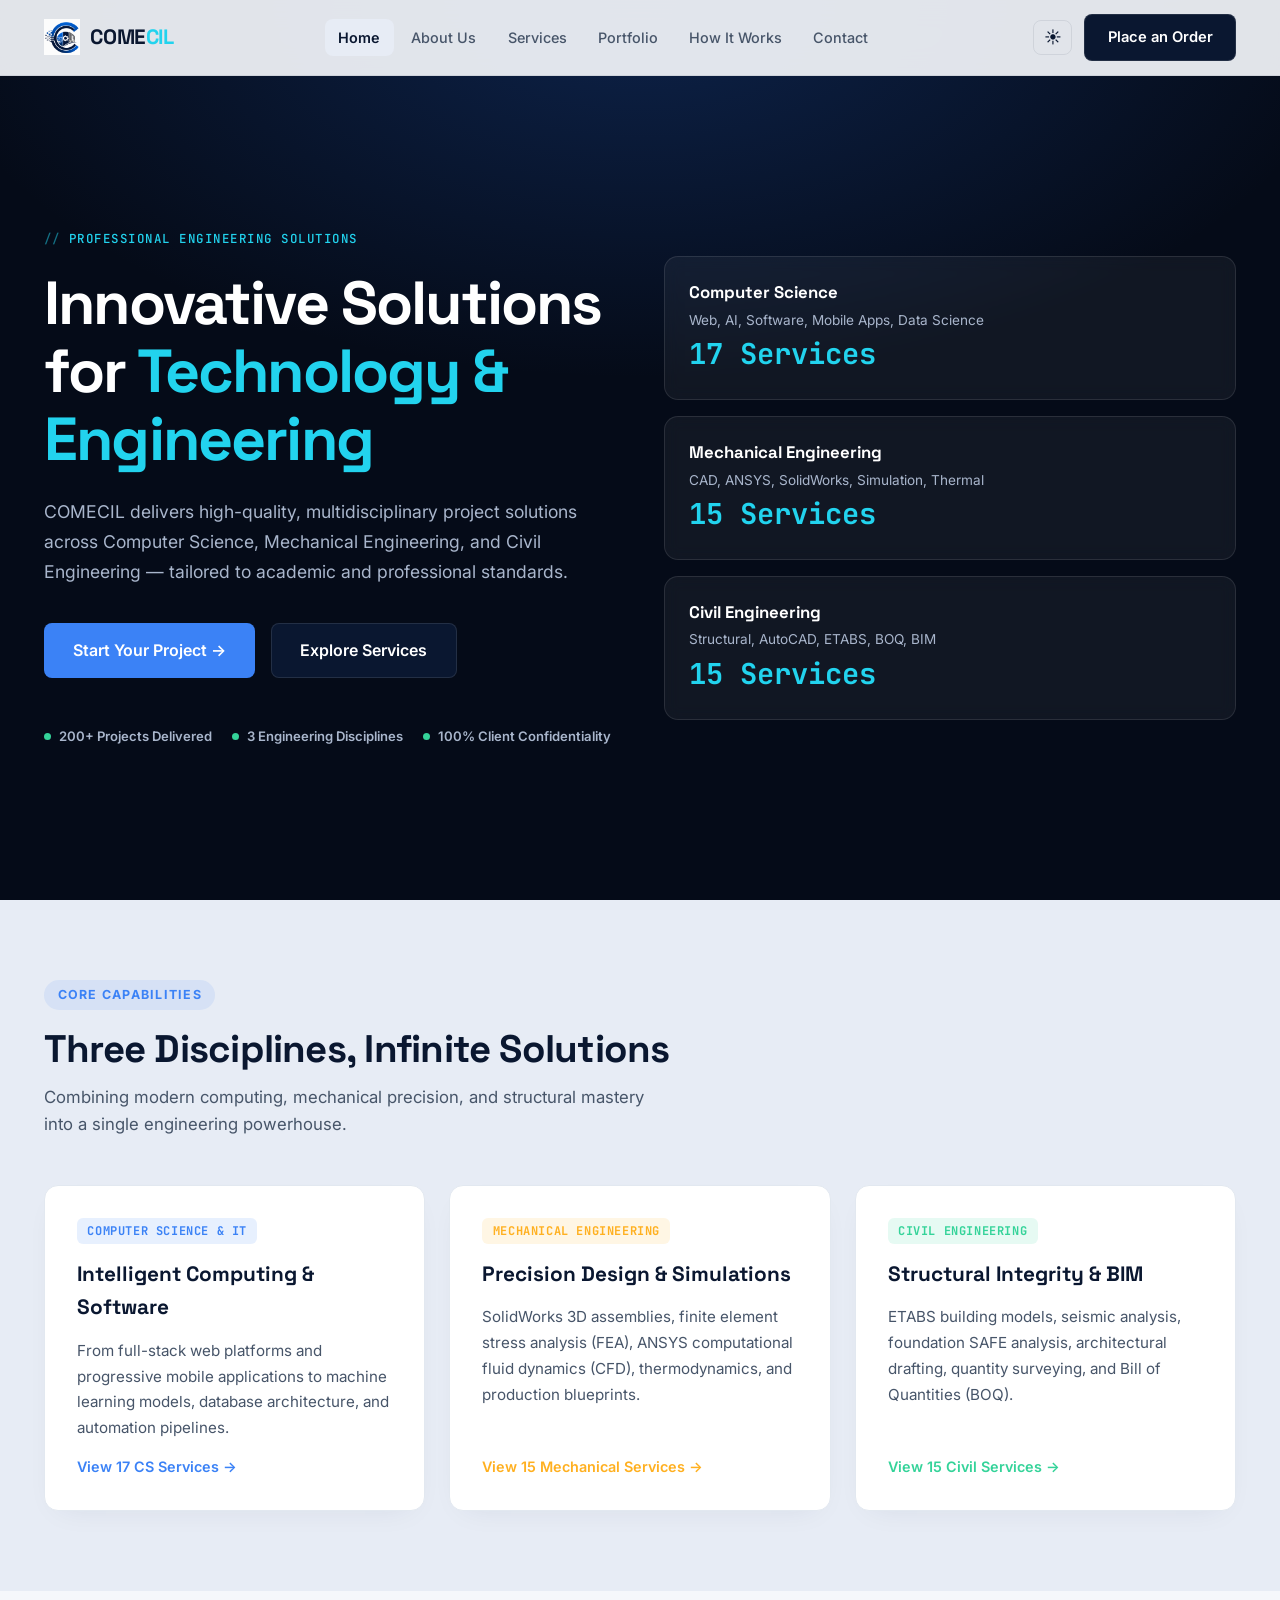
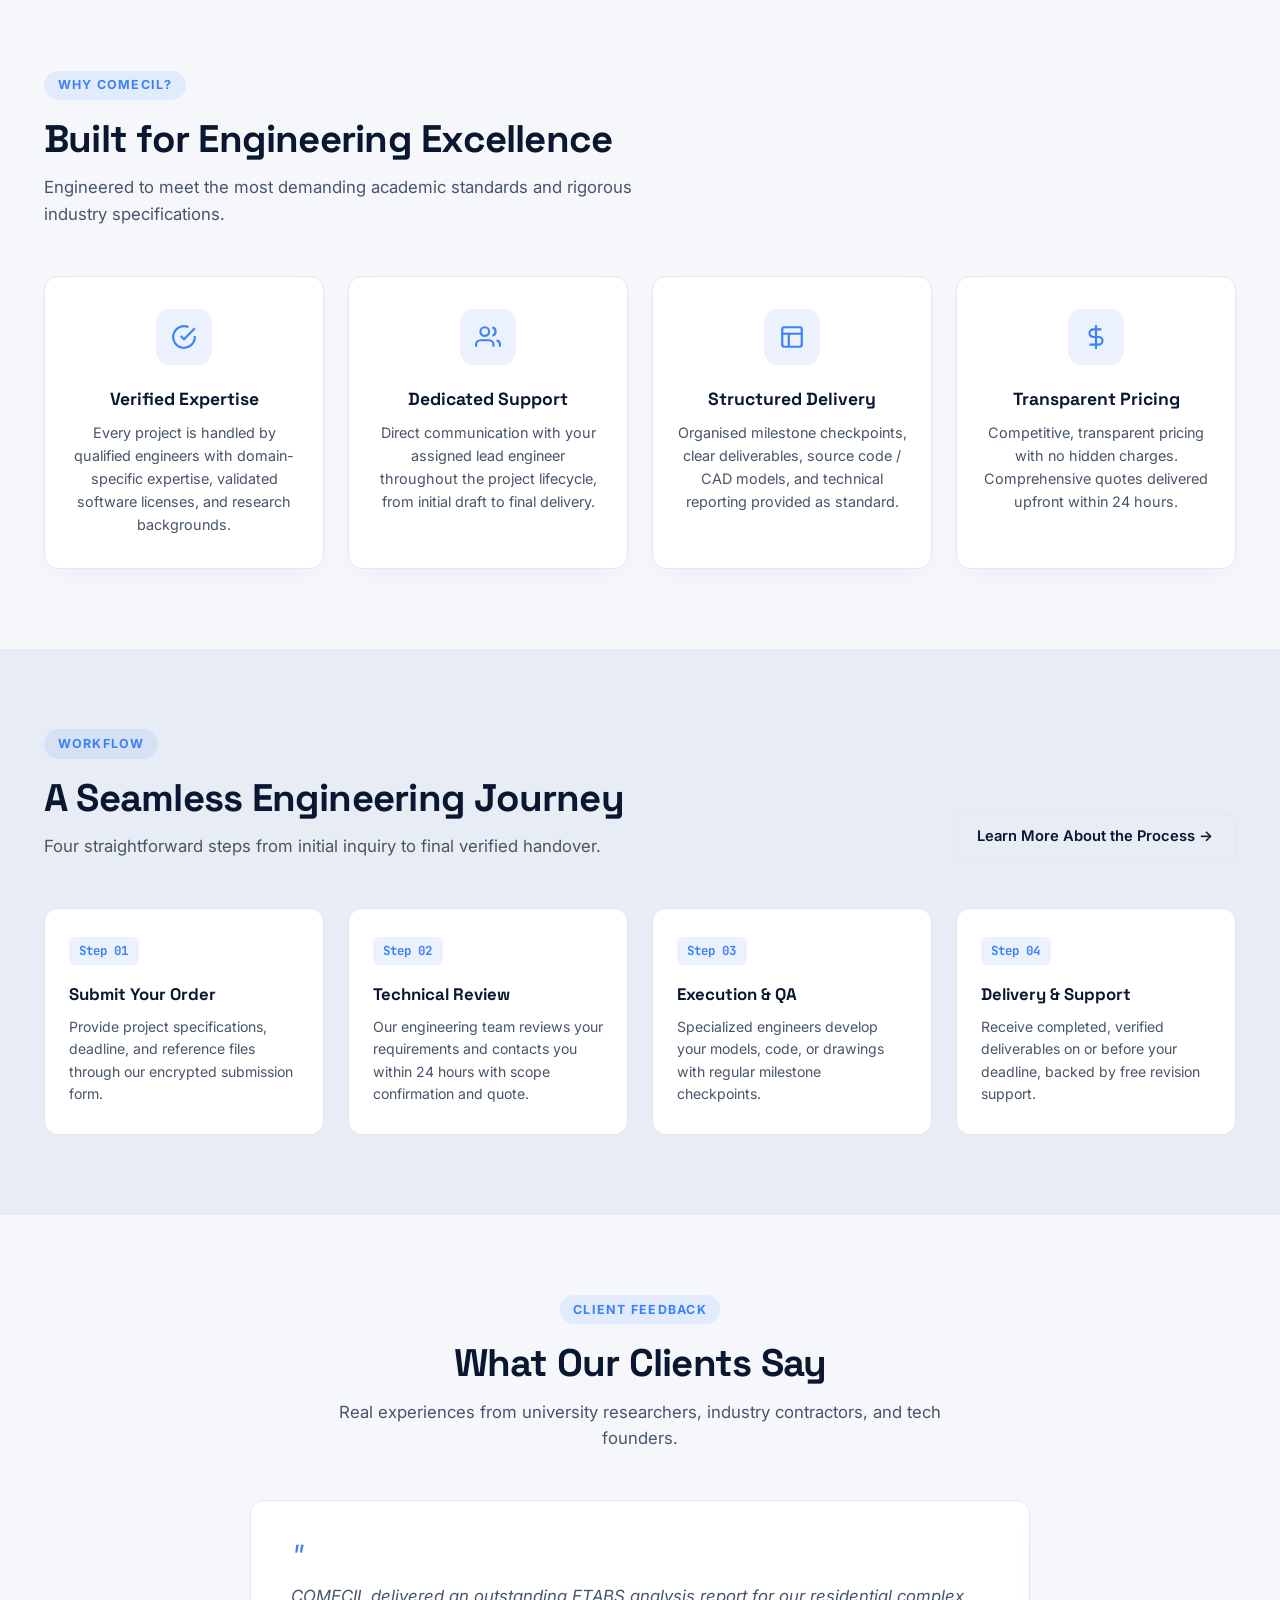
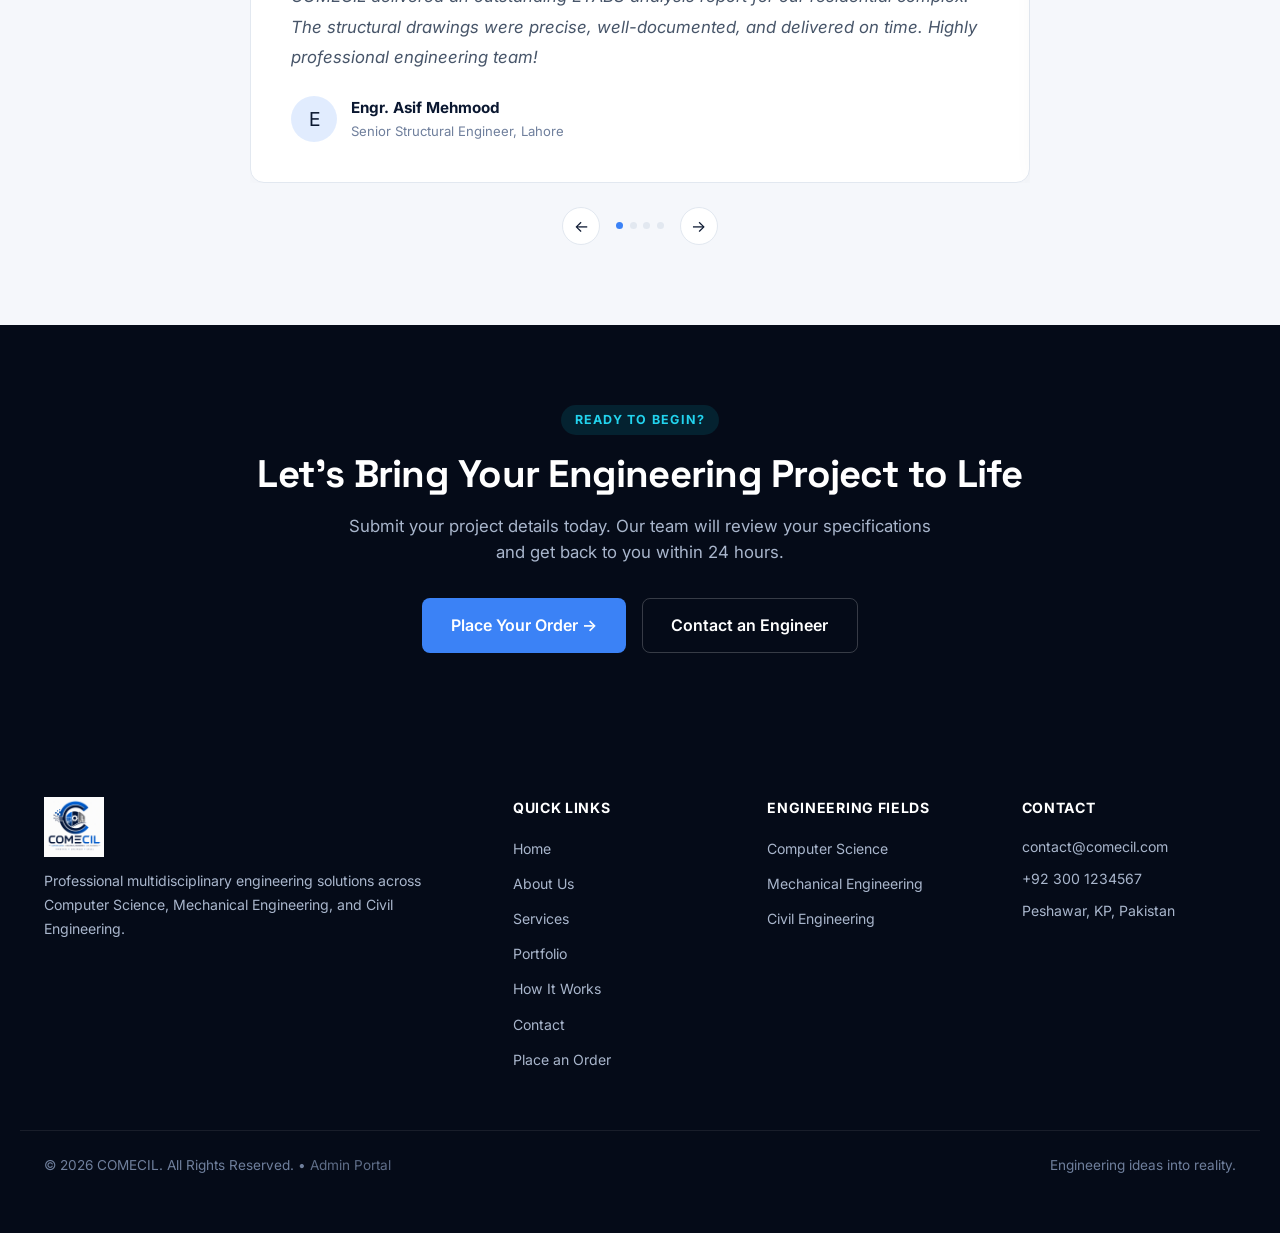
<file: index.html>
<!DOCTYPE html>
<html lang="en" data-theme="light">
<head>
  <meta charset="UTF-8">
  <meta name="viewport" content="width=device-width, initial-scale=1.0">
  <title>COMECIL &mdash; Computer Science &middot; Mechanical &middot; Civil Engineering Solutions</title>
  <meta name="description" content="COMECIL delivers professional multidisciplinary solutions across Computer Science, Mechanical Engineering, and Civil Engineering.">
  <link rel="icon" type="image/png" href="comecil-icon.png">
  <link rel="preconnect" href="https://fonts.googleapis.com">
  <link rel="preconnect" href="https://fonts.gstatic.com" crossorigin>
  <link href="https://fonts.googleapis.com/css2?family=Space+Grotesk:wght@400;500;600;700&family=Inter:wght@400;500;600;700&family=JetBrains+Mono:wght@400;500;600&display=swap" rel="stylesheet">
  <link rel="stylesheet" href="css/style.css">
</head>

<body>
  <!-- ============ NAVIGATION ============ -->
  <header id="siteHeader">
    <div class="nav-inner">
      <a href="index.html" class="brand">
        <img src="comecil-icon.png" alt="COMECIL Logo">
        <span class="brand-text">COME<span class="brand-dot">CIL</span></span>
      </a>
      <nav class="nav-links" id="navLinks" aria-label="Main Navigation">
        <a href="index.html" class="active">Home</a>
        <a href="about.html">About Us</a>
        <a href="services.html">Services</a>
        <a href="portfolio.html">Portfolio</a>
        <a href="how-it-works.html">How It Works</a>
        <a href="contact.html">Contact</a>
        <a href="order.html" class="mobile-drawer-order-btn">Place an Order</a>
      </nav>
      <div class="nav-cta">
        <button class="theme-toggle" id="themeToggle" title="Toggle dark/light mode" aria-label="Toggle theme">☀️</button>
        <a href="order.html" class="btn btn-dark">Place an Order</a>
        <button class="burger" id="burgerBtn" aria-label="Toggle navigation menu" aria-expanded="false">
          <span></span><span></span><span></span>
        </button>
      </div>
    </div>
  </header>

  <main>
    <!-- ============ HERO ============ -->
    <section class="hero" id="home">
      <div class="hero-inner">
        <div class="hero-content">
          <div class="hero-eyebrow">Professional Engineering Solutions</div>
          <h1 class="hero-title">Innovative Solutions for <span>Technology &amp; Engineering</span></h1>
          <p class="hero-desc">COMECIL delivers high-quality, multidisciplinary project solutions across Computer Science, Mechanical Engineering, and Civil Engineering &mdash; tailored to academic and professional standards.</p>
          <div class="hero-actions">
            <a href="order.html" class="btn btn-primary btn-lg">Start Your Project &rarr;</a>
            <a href="services.html" class="btn btn-dark btn-lg">Explore Services</a>
          </div>
          <div class="hero-badge-row">
            <div class="hero-badge"><span class="hero-badge-dot"></span> 200+ Projects Delivered</div>
            <div class="hero-badge"><span class="hero-badge-dot"></span> 3 Engineering Disciplines</div>
            <div class="hero-badge"><span class="hero-badge-dot"></span> 100% Client Confidentiality</div>
          </div>
        </div>
        <div class="hero-visual">
          <div class="hero-card">
            <div class="hero-card-title">Computer Science</div>
            <div class="hero-card-sub">Web, AI, Software, Mobile Apps, Data Science</div>
            <div class="hero-card-count">17 Services</div>
          </div>
          <div class="hero-card">
            <div class="hero-card-title">Mechanical Engineering</div>
            <div class="hero-card-sub">CAD, ANSYS, SolidWorks, Simulation, Thermal</div>
            <div class="hero-card-count">15 Services</div>
          </div>
          <div class="hero-card">
            <div class="hero-card-title">Civil Engineering</div>
            <div class="hero-card-sub">Structural, AutoCAD, ETABS, BOQ, BIM</div>
            <div class="hero-card-count">15 Services</div>
          </div>
        </div>
      </div>
    </section>

    <!-- ============ DISCIPLINES OVERVIEW ============ -->
    <section class="section" style="background:var(--bg-secondary);">
      <div class="container">
        <div class="section-head reveal">
          <span class="section-label">Core Capabilities</span>
          <h2 class="section-title">Three Disciplines, Infinite Solutions</h2>
          <p class="section-sub">Combining modern computing, mechanical precision, and structural mastery into a single engineering powerhouse.</p>
        </div>
        <div class="pillars-grid">
          <div class="pillar-card reveal">
            <div class="pillar-badge" style="background:rgba(59,130,246,0.12); color:var(--electric);">Computer Science &amp; IT</div>
            <h3>Intelligent Computing &amp; Software</h3>
            <p>From full-stack web platforms and progressive mobile applications to machine learning models, database architecture, and automation pipelines.</p>
            <a href="services.html?discipline=computer" style="color:var(--electric); font-weight:600; font-size:0.9rem; margin-top:auto;">View 17 CS Services &rarr;</a>
          </div>
          <div class="pillar-card reveal" style="transition-delay:.1s;">
            <div class="pillar-badge" style="background:rgba(255,176,32,0.12); color:var(--amber);">Mechanical Engineering</div>
            <h3>Precision Design &amp; Simulations</h3>
            <p>SolidWorks 3D assemblies, finite element stress analysis (FEA), ANSYS computational fluid dynamics (CFD), thermodynamics, and production blueprints.</p>
            <a href="services.html?discipline=mechanical" style="color:var(--amber); font-weight:600; font-size:0.9rem; margin-top:auto;">View 15 Mechanical Services &rarr;</a>
          </div>
          <div class="pillar-card reveal" style="transition-delay:.2s;">
            <div class="pillar-badge" style="background:rgba(52,211,153,0.12); color:var(--ok);">Civil Engineering</div>
            <h3>Structural Integrity &amp; BIM</h3>
            <p>ETABS building models, seismic analysis, foundation SAFE analysis, architectural drafting, quantity surveying, and Bill of Quantities (BOQ).</p>
            <a href="services.html?discipline=civil" style="color:var(--ok); font-weight:600; font-size:0.9rem; margin-top:auto;">View 15 Civil Services &rarr;</a>
          </div>
        </div>
      </div>
    </section>

    <!-- ============ WHY US ============ -->
    <section class="section" id="why">
      <div class="container">
        <div class="section-head reveal">
          <span class="section-label">Why COMECIL?</span>
          <h2 class="section-title">Built for Engineering Excellence</h2>
          <p class="section-sub">Engineered to meet the most demanding academic standards and rigorous industry specifications.</p>
        </div>
        <div class="why-grid">
          <div class="why-card reveal">
            <div class="why-icon"><svg viewBox="0 0 24 24"><path d="M22 11.08V12a10 10 0 1 1-5.93-9.14"/><polyline points="22 4 12 14.01 9 11.01"/></svg></div>
            <h3>Verified Expertise</h3>
            <p>Every project is handled by qualified engineers with domain-specific expertise, validated software licenses, and research backgrounds.</p>
          </div>
          <div class="why-card reveal" style="transition-delay:.1s;">
            <div class="why-icon"><svg viewBox="0 0 24 24"><path d="M17 21v-2a4 4 0 0 0-4-4H5a4 4 0 0 0-4 4v2"/><circle cx="9" cy="7" r="4"/><path d="M23 21v-2a4 4 0 0 0-3-3.87M16 3.13a4 4 0 0 1 0 7.75"/></svg></div>
            <h3>Dedicated Support</h3>
            <p>Direct communication with your assigned lead engineer throughout the project lifecycle, from initial draft to final delivery.</p>
          </div>
          <div class="why-card reveal" style="transition-delay:.2s;">
            <div class="why-icon"><svg viewBox="0 0 24 24"><rect x="3" y="3" width="18" height="18" rx="2" ry="2"/><path d="M3 9h18M9 21V9"/></svg></div>
            <h3>Structured Delivery</h3>
            <p>Organised milestone checkpoints, clear deliverables, source code / CAD models, and technical reporting provided as standard.</p>
          </div>
          <div class="why-card reveal" style="transition-delay:.3s;">
            <div class="why-icon"><svg viewBox="0 0 24 24"><line x1="12" y1="1" x2="12" y2="23"/><path d="M17 5H9.5a3.5 3.5 0 0 0 0 7h5a3.5 3.5 0 0 1 0 7H6"/></svg></div>
            <h3>Transparent Pricing</h3>
            <p>Competitive, transparent pricing with no hidden charges. Comprehensive quotes delivered upfront within 24 hours.</p>
          </div>
        </div>
      </div>
    </section>

    <!-- ============ PROCESS SNIPPET ============ -->
    <section class="section" style="background:var(--bg-secondary);">
      <div class="container">
        <div class="section-head reveal" style="display:flex; justify-content:space-between; align-items:flex-end; flex-wrap:wrap; gap:1rem;">
          <div>
            <span class="section-label">Workflow</span>
            <h2 class="section-title">A Seamless Engineering Journey</h2>
            <p class="section-sub">Four straightforward steps from initial inquiry to final verified handover.</p>
          </div>
          <a href="how-it-works.html" class="btn btn-dark-outline">Learn More About the Process &rarr;</a>
        </div>
        <div class="how-grid">
          <div class="how-step reveal">
            <div class="how-num">Step 01</div>
            <h3>Submit Your Order</h3>
            <p>Provide project specifications, deadline, and reference files through our encrypted submission form.</p>
          </div>
          <div class="how-step reveal" style="transition-delay:.1s;">
            <div class="how-num">Step 02</div>
            <h3>Technical Review</h3>
            <p>Our engineering team reviews your requirements and contacts you within 24 hours with scope confirmation and quote.</p>
          </div>
          <div class="how-step reveal" style="transition-delay:.2s;">
            <div class="how-num">Step 03</div>
            <h3>Execution &amp; QA</h3>
            <p>Specialized engineers develop your models, code, or drawings with regular milestone checkpoints.</p>
          </div>
          <div class="how-step reveal" style="transition-delay:.3s;">
            <div class="how-num">Step 04</div>
            <h3>Delivery &amp; Support</h3>
            <p>Receive completed, verified deliverables on or before your deadline, backed by free revision support.</p>
          </div>
        </div>
      </div>
    </section>

    <!-- ============ TESTIMONIALS ============ -->
    <section class="section">
      <div class="container">
        <div class="section-head reveal" style="text-align:center;">
          <span class="section-label">Client Feedback</span>
          <h2 class="section-title">What Our Clients Say</h2>
          <p class="section-sub" style="margin:0.75rem auto 0;">Real experiences from university researchers, industry contractors, and tech founders.</p>
        </div>
        <div class="testi-wrap" style="max-width:780px; margin:0 auto; position:relative;">
          <div class="testi-track">
            <div class="testi-slides" id="testiSlides"></div>
          </div>
          <div class="testi-nav">
            <button type="button" class="testi-arrow" id="testiPrev" aria-label="Previous testimonial">&larr;</button>
            <div class="testi-dots" id="testiDots"></div>
            <button type="button" class="testi-arrow" id="testiNext" aria-label="Next testimonial">&rarr;</button>
          </div>
        </div>
      </div>
    </section>

    <!-- ============ CALL TO ACTION BANNER ============ -->
    <section class="section" style="background:var(--navy-950); color:#fff; text-align:center;">
      <div class="container reveal">
        <span class="section-label" style="background:rgba(0,229,255,0.1); color:var(--cyan-400);">Ready to Begin?</span>
        <h2 class="section-title" style="color:#fff; margin-bottom:1rem;">Let's Bring Your Engineering Project to Life</h2>
        <p class="section-sub" style="color:var(--steel-300); margin:0 auto 2rem; max-width:600px;">
          Submit your project details today. Our team will review your specifications and get back to you within 24 hours.
        </p>
        <div style="display:flex; justify-content:center; gap:1rem; flex-wrap:wrap;">
          <a href="order.html" class="btn btn-primary btn-lg">Place Your Order &rarr;</a>
          <a href="contact.html" class="btn btn-dark-outline btn-lg" style="color:#fff; border-color:rgba(255,255,255,0.2);">Contact an Engineer</a>
        </div>
      </div>
    </section>
  </main>

  <!-- ============ FOOTER ============ -->
  <footer>
    <div class="footer-grid">
      <div class="footer-brand">
        <div class="brand">
          <img src="comecil-logo.jpg" alt="COMECIL Logo" style="height:60px; width:auto; object-fit:contain;">
        </div>
        <p>Professional multidisciplinary engineering solutions across Computer Science, Mechanical Engineering, and Civil Engineering.</p>
      </div>
      <div>
        <h4>Quick Links</h4>
        <ul>
          <li><a href="index.html">Home</a></li>
          <li><a href="about.html">About Us</a></li>
          <li><a href="services.html">Services</a></li>
          <li><a href="portfolio.html">Portfolio</a></li>
          <li><a href="how-it-works.html">How It Works</a></li>
          <li><a href="contact.html">Contact</a></li>
          <li><a href="order.html">Place an Order</a></li>
        </ul>
      </div>
      <div>
        <h4>Engineering Fields</h4>
        <ul>
          <li><a href="services.html?discipline=computer">Computer Science</a></li>
          <li><a href="services.html?discipline=mechanical">Mechanical Engineering</a></li>
          <li><a href="services.html?discipline=civil">Civil Engineering</a></li>
        </ul>
      </div>
      <div>
        <h4>Contact</h4>
        <ul>
          <li>contact@comecil.com</li>
          <li>+92 300 1234567</li>
          <li>Peshawar, KP, Pakistan</li>
        </ul>
      </div>
    </div>
    <div class="footer-bottom">
      <span>&copy; 2026 COMECIL. All Rights Reserved. &bull; <a href="admin.html" style="color:inherit; opacity:0.85;">Admin Portal</a></span>
      <span>Engineering ideas into reality.</span>
    </div>
  </footer>

  <!-- Back-to-Top -->
  <button type="button" class="to-top" id="toTopBtn" aria-label="Back to top" title="Back to top">
    <svg viewBox="0 0 24 24" width="20" height="20" fill="none" stroke="currentColor" stroke-width="2.2" stroke-linecap="round" stroke-linejoin="round">
      <path d="M12 19V5M5 12l7-7 7 7"/>
    </svg>
  </button>

  <!-- Toast Container -->
  <div class="toast-container" id="toastContainer"></div>

  <!-- Scripts -->
  <script src="js/main.js"></script>
  <script src="js/home.js"></script>
</body>
</html>
</file>
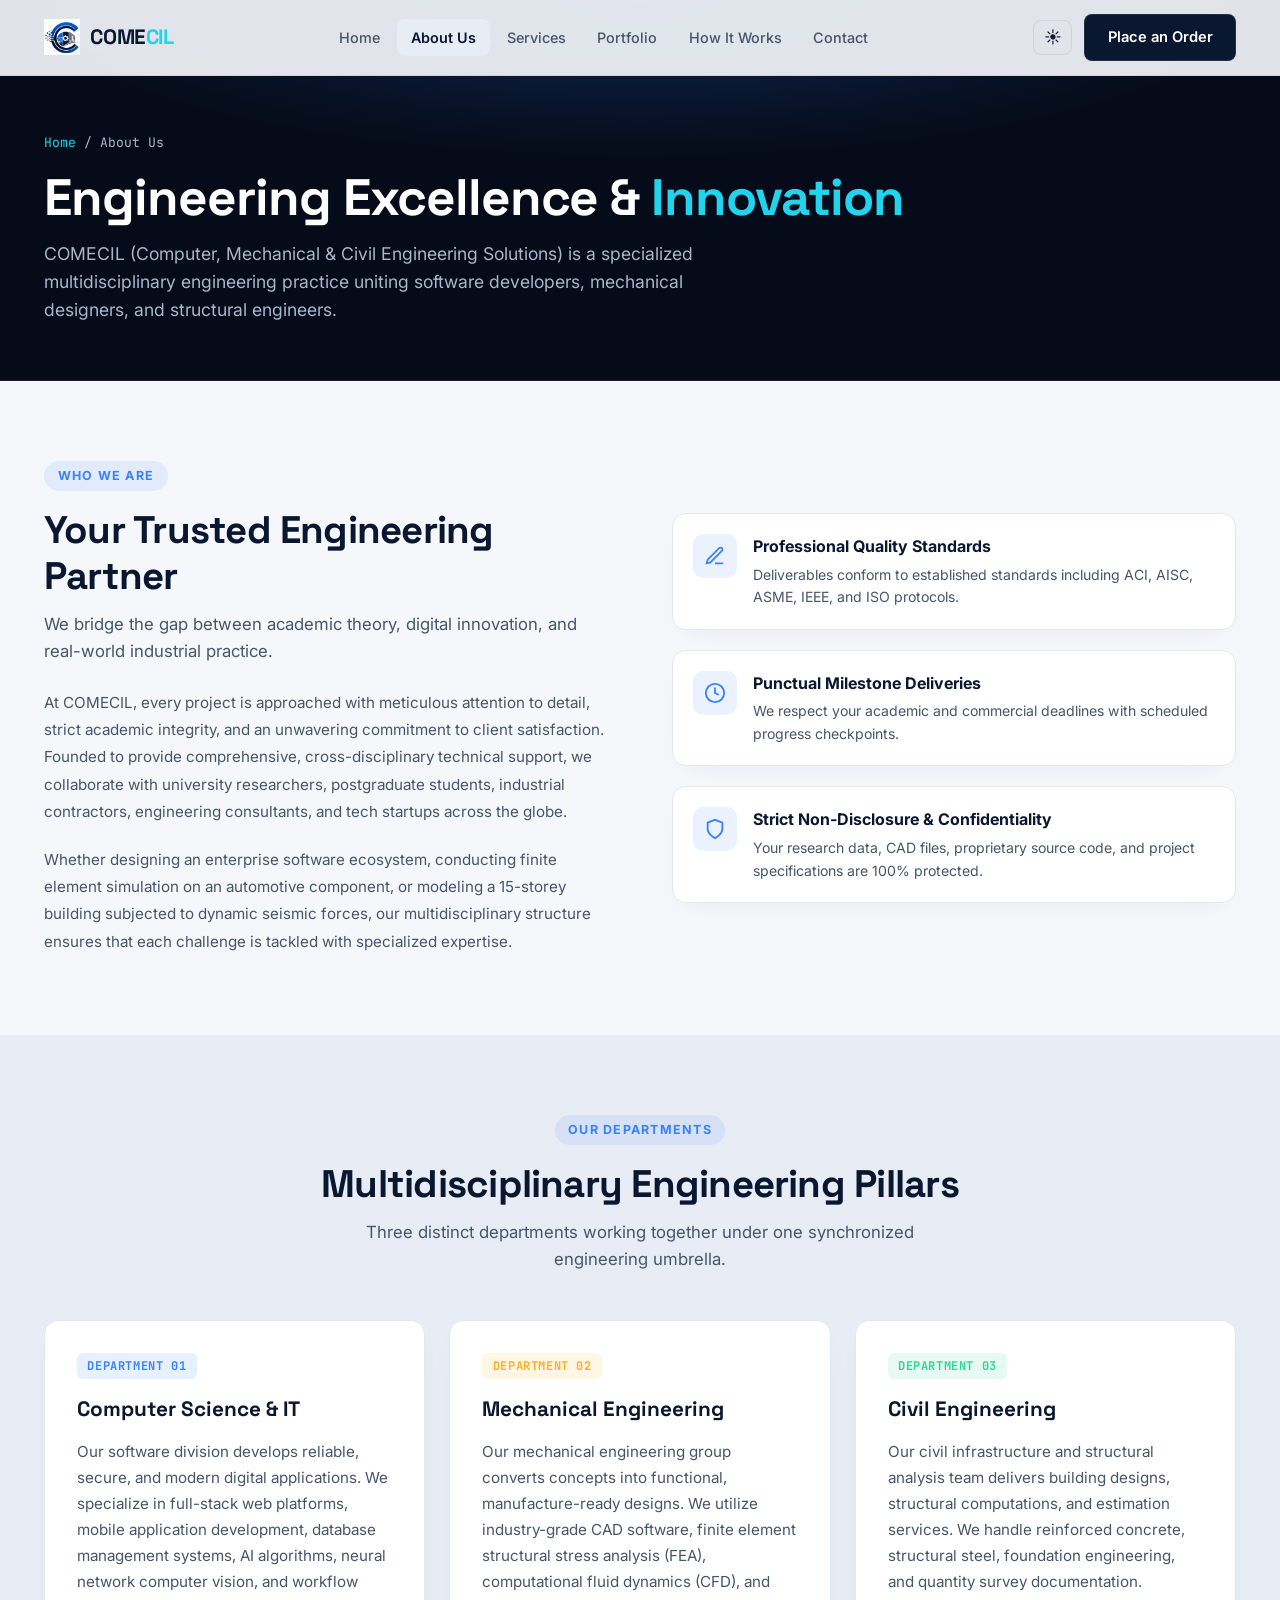
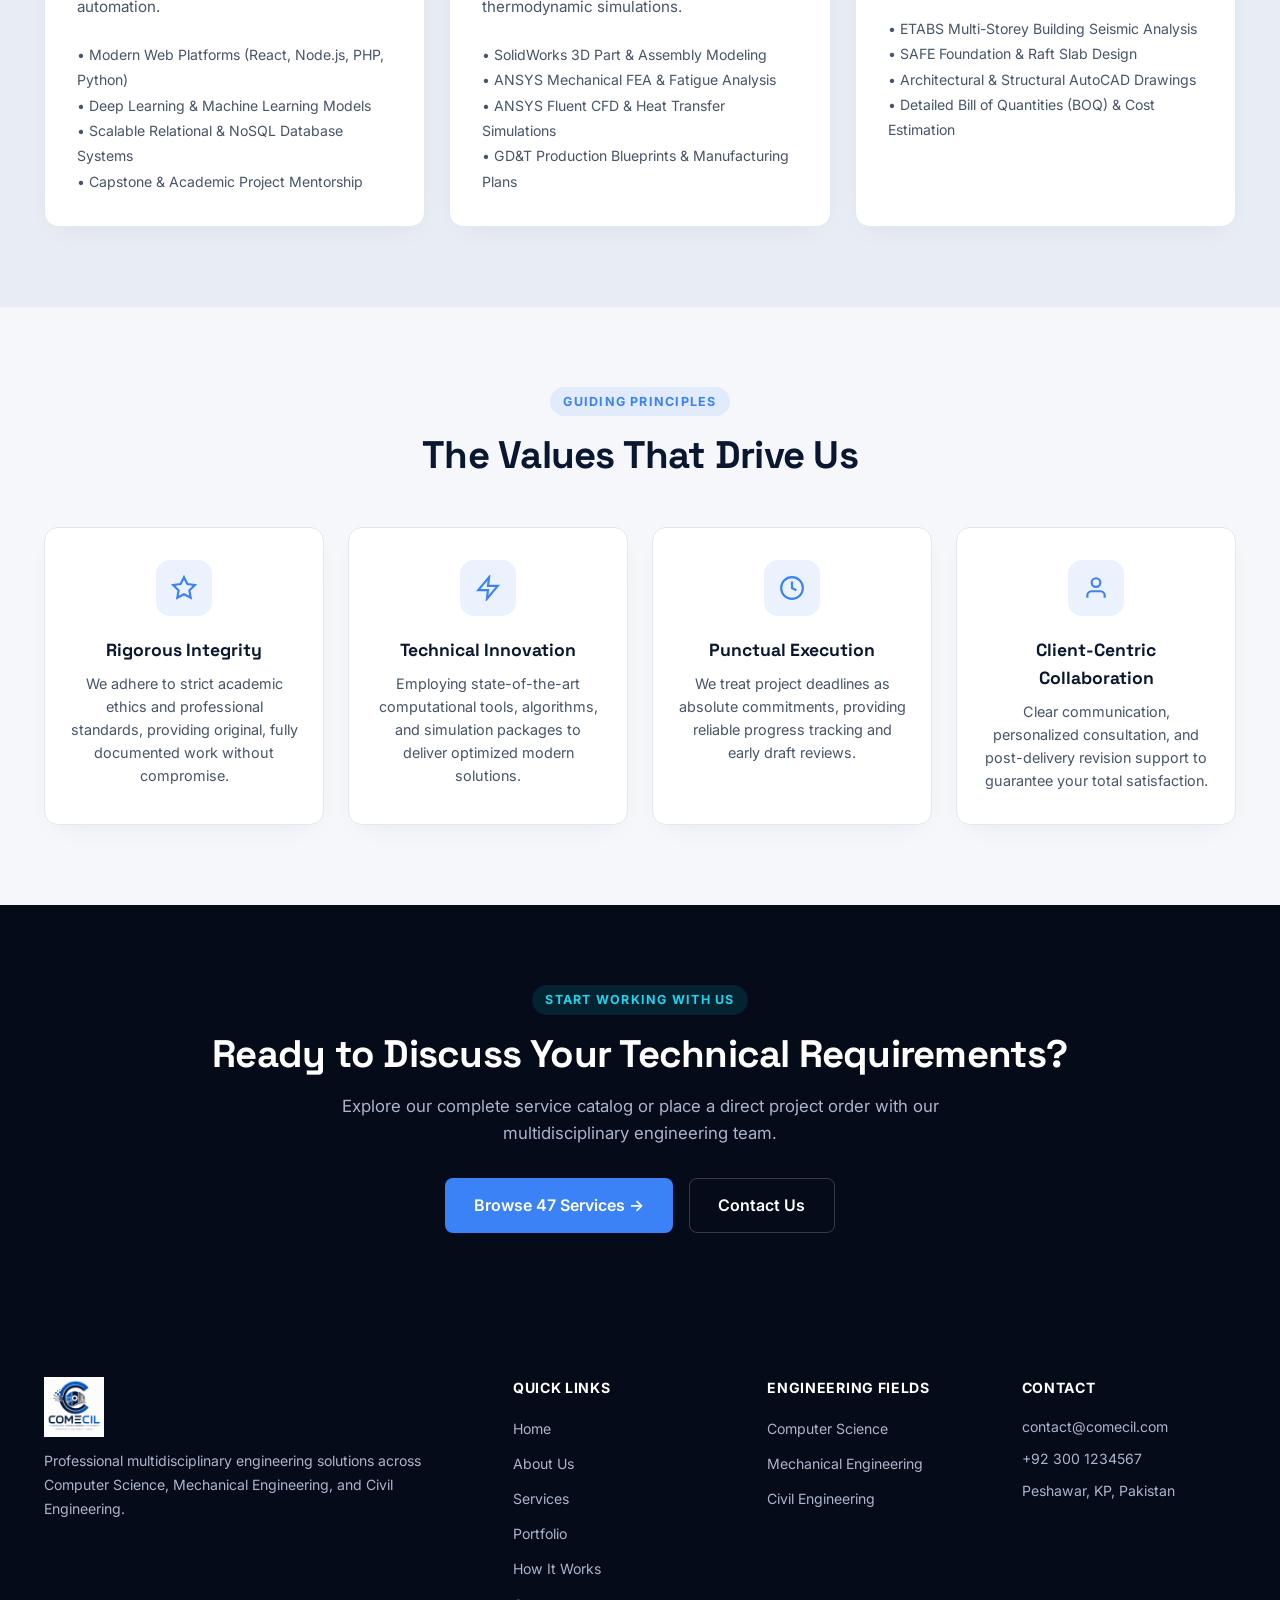
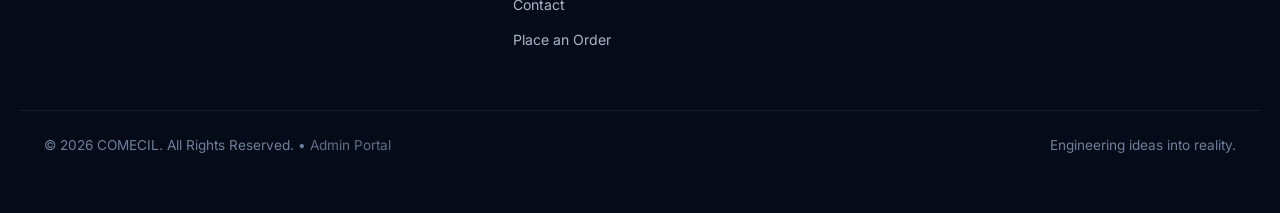
<file: about.html>
<!DOCTYPE html>
<html lang="en" data-theme="light">
<head>
  <meta charset="UTF-8">
  <meta name="viewport" content="width=device-width, initial-scale=1.0">
  <title>About Us &mdash; COMECIL Engineering Platform</title>
  <meta name="description" content="Learn about COMECIL — a specialized engineering firm uniting Computer Science, Mechanical Engineering, and Civil Engineering experts.">
  <link rel="icon" type="image/png" href="comecil-icon.png">
  <link rel="preconnect" href="https://fonts.googleapis.com">
  <link rel="preconnect" href="https://fonts.gstatic.com" crossorigin>
  <link href="https://fonts.googleapis.com/css2?family=Space+Grotesk:wght@400;500;600;700&family=Inter:wght@400;500;600;700&family=JetBrains+Mono:wght@400;500;600&display=swap" rel="stylesheet">
  <link rel="stylesheet" href="css/style.css">
</head>

<body>
  <!-- ============ NAVIGATION ============ -->
  <header id="siteHeader">
    <div class="nav-inner">
      <a href="index.html" class="brand">
        <img src="comecil-icon.png" alt="COMECIL Logo">
        <span class="brand-text">COME<span class="brand-dot">CIL</span></span>
      </a>
      <nav class="nav-links" id="navLinks" aria-label="Main Navigation">
        <a href="index.html">Home</a>
        <a href="about.html" class="active">About Us</a>
        <a href="services.html">Services</a>
        <a href="portfolio.html">Portfolio</a>
        <a href="how-it-works.html">How It Works</a>
        <a href="contact.html">Contact</a>
        <a href="order.html" class="mobile-drawer-order-btn">Place an Order</a>
      </nav>
      <div class="nav-cta">
        <button class="theme-toggle" id="themeToggle" title="Toggle dark/light mode" aria-label="Toggle theme">☀️</button>
        <a href="order.html" class="btn btn-dark">Place an Order</a>
        <button class="burger" id="burgerBtn" aria-label="Toggle navigation menu" aria-expanded="false">
          <span></span><span></span><span></span>
        </button>
      </div>
    </div>
  </header>

  <main>
    <!-- ============ PAGE BANNER ============ -->
    <section class="page-banner">
      <div class="page-banner-inner">
        <div class="breadcrumbs">
          <a href="index.html">Home</a> &sol; <span>About Us</span>
        </div>
        <h1 class="page-banner-title">Engineering Excellence &amp; <span>Innovation</span></h1>
        <p class="page-banner-desc">
          COMECIL (Computer, Mechanical &amp; Civil Engineering Solutions) is a specialized multidisciplinary engineering practice uniting software developers, mechanical designers, and structural engineers.
        </p>
      </div>
    </section>

    <!-- ============ ABOUT OVERVIEW ============ -->
    <section class="section" id="about">
      <div class="container">
        <div class="about-grid">
          <div>
            <span class="section-label">Who We Are</span>
            <h2 class="section-title">Your Trusted Engineering Partner</h2>
            <p class="section-sub" style="margin-bottom:1.5rem;">
              We bridge the gap between academic theory, digital innovation, and real-world industrial practice.
            </p>
            <p style="font-size:0.95rem; color:var(--text-secondary); line-height:1.8; margin-bottom:1.25rem;">
              At COMECIL, every project is approached with meticulous attention to detail, strict academic integrity, and an unwavering commitment to client satisfaction. Founded to provide comprehensive, cross-disciplinary technical support, we collaborate with university researchers, postgraduate students, industrial contractors, engineering consultants, and tech startups across the globe.
            </p>
            <p style="font-size:0.95rem; color:var(--text-secondary); line-height:1.8;">
              Whether designing an enterprise software ecosystem, conducting finite element simulation on an automotive component, or modeling a 15-storey building subjected to dynamic seismic forces, our multidisciplinary structure ensures that each challenge is tackled with specialized expertise.
            </p>
          </div>
          <div class="about-features">
            <div class="about-feature reveal">
              <div class="about-icon"><svg viewBox="0 0 24 24"><path d="M12 20h9M16.5 3.5a2.121 2.121 0 0 1 3 3L7 19l-4 1 1-4L16.5 3.5z"/></svg></div>
              <div>
                <h4 style="font-weight:700; margin-bottom:0.25rem;">Professional Quality Standards</h4>
                <p style="font-size:0.88rem; color:var(--text-secondary);">Deliverables conform to established standards including ACI, AISC, ASME, IEEE, and ISO protocols.</p>
              </div>
            </div>
            <div class="about-feature reveal" style="transition-delay:.1s;">
              <div class="about-icon"><svg viewBox="0 0 24 24"><circle cx="12" cy="12" r="10"/><path d="M12 6v6l4 2"/></svg></div>
              <div>
                <h4 style="font-weight:700; margin-bottom:0.25rem;">Punctual Milestone Deliveries</h4>
                <p style="font-size:0.88rem; color:var(--text-secondary);">We respect your academic and commercial deadlines with scheduled progress checkpoints.</p>
              </div>
            </div>
            <div class="about-feature reveal" style="transition-delay:.2s;">
              <div class="about-icon"><svg viewBox="0 0 24 24"><path d="M12 22s8-4 8-10V5l-8-3-8 3v7c0 6 8 10 8 10z"/></svg></div>
              <div>
                <h4 style="font-weight:700; margin-bottom:0.25rem;">Strict Non-Disclosure &amp; Confidentiality</h4>
                <p style="font-size:0.88rem; color:var(--text-secondary);">Your research data, CAD files, proprietary source code, and project specifications are 100% protected.</p>
              </div>
            </div>
          </div>
        </div>
      </div>
    </section>

    <!-- ============ THREE DISCIPLINES DETAILED ============ -->
    <section class="section" style="background:var(--bg-secondary);">
      <div class="container">
        <div class="section-head reveal" style="text-align:center;">
          <span class="section-label">Our Departments</span>
          <h2 class="section-title">Multidisciplinary Engineering Pillars</h2>
          <p class="section-sub" style="margin:0.75rem auto 0;">Three distinct departments working together under one synchronized engineering umbrella.</p>
        </div>
        <div class="pillars-grid">
          <div class="pillar-card reveal">
            <div class="pillar-badge" style="background:rgba(59,130,246,0.12); color:var(--electric);">Department 01</div>
            <h3>Computer Science &amp; IT</h3>
            <p>
              Our software division develops reliable, secure, and modern digital applications. We specialize in full-stack web platforms, mobile application development, database management systems, AI algorithms, neural network computer vision, and workflow automation.
            </p>
            <ul style="font-size:0.88rem; color:var(--text-secondary); line-height:1.8; margin-top:0.5rem;">
              <li>&bull; Modern Web Platforms (React, Node.js, PHP, Python)</li>
              <li>&bull; Deep Learning &amp; Machine Learning Models</li>
              <li>&bull; Scalable Relational &amp; NoSQL Database Systems</li>
              <li>&bull; Capstone &amp; Academic Project Mentorship</li>
            </ul>
          </div>
          <div class="pillar-card reveal" style="transition-delay:.1s;">
            <div class="pillar-badge" style="background:rgba(255,176,32,0.12); color:var(--amber);">Department 02</div>
            <h3>Mechanical Engineering</h3>
            <p>
              Our mechanical engineering group converts concepts into functional, manufacture-ready designs. We utilize industry-grade CAD software, finite element structural stress analysis (FEA), computational fluid dynamics (CFD), and thermodynamic simulations.
            </p>
            <ul style="font-size:0.88rem; color:var(--text-secondary); line-height:1.8; margin-top:0.5rem;">
              <li>&bull; SolidWorks 3D Part &amp; Assembly Modeling</li>
              <li>&bull; ANSYS Mechanical FEA &amp; Fatigue Analysis</li>
              <li>&bull; ANSYS Fluent CFD &amp; Heat Transfer Simulations</li>
              <li>&bull; GD&amp;T Production Blueprints &amp; Manufacturing Plans</li>
            </ul>
          </div>
          <div class="pillar-card reveal" style="transition-delay:.2s;">
            <div class="pillar-badge" style="background:rgba(52,211,153,0.12); color:var(--ok);">Department 03</div>
            <h3>Civil Engineering</h3>
            <p>
              Our civil infrastructure and structural analysis team delivers building designs, structural computations, and estimation services. We handle reinforced concrete, structural steel, foundation engineering, and quantity survey documentation.
            </p>
            <ul style="font-size:0.88rem; color:var(--text-secondary); line-height:1.8; margin-top:0.5rem;">
              <li>&bull; ETABS Multi-Storey Building Seismic Analysis</li>
              <li>&bull; SAFE Foundation &amp; Raft Slab Design</li>
              <li>&bull; Architectural &amp; Structural AutoCAD Drawings</li>
              <li>&bull; Detailed Bill of Quantities (BOQ) &amp; Cost Estimation</li>
            </ul>
          </div>
        </div>
      </div>
    </section>

    <!-- ============ CORE VALUES ============ -->
    <section class="section">
      <div class="container">
        <div class="section-head reveal" style="text-align:center;">
          <span class="section-label">Guiding Principles</span>
          <h2 class="section-title">The Values That Drive Us</h2>
        </div>
        <div class="why-grid">
          <div class="why-card reveal">
            <div class="why-icon"><svg viewBox="0 0 24 24"><polygon points="12 2 15.09 8.26 22 9.27 17 14.14 18.18 21.02 12 17.77 5.82 21.02 7 14.14 2 9.27 8.91 8.26 12 2"/></svg></div>
            <h3>Rigorous Integrity</h3>
            <p>We adhere to strict academic ethics and professional standards, providing original, fully documented work without compromise.</p>
          </div>
          <div class="why-card reveal" style="transition-delay:.1s;">
            <div class="why-icon"><svg viewBox="0 0 24 24"><path d="M13 2L3 14h9l-1 8 10-12h-9l1-8z"/></svg></div>
            <h3>Technical Innovation</h3>
            <p>Employing state-of-the-art computational tools, algorithms, and simulation packages to deliver optimized modern solutions.</p>
          </div>
          <div class="why-card reveal" style="transition-delay:.2s;">
            <div class="why-icon"><svg viewBox="0 0 24 24"><circle cx="12" cy="12" r="10"/><polyline points="12 6 12 12 16 14"/></svg></div>
            <h3>Punctual Execution</h3>
            <p>We treat project deadlines as absolute commitments, providing reliable progress tracking and early draft reviews.</p>
          </div>
          <div class="why-card reveal" style="transition-delay:.3s;">
            <div class="why-icon"><svg viewBox="0 0 24 24"><path d="M20 21v-2a4 4 0 0 0-4-4H8a4 4 0 0 0-4 4v2"/><circle cx="12" cy="7" r="4"/></svg></div>
            <h3>Client-Centric Collaboration</h3>
            <p>Clear communication, personalized consultation, and post-delivery revision support to guarantee your total satisfaction.</p>
          </div>
        </div>
      </div>
    </section>

    <!-- ============ CTA BANNER ============ -->
    <section class="section" style="background:var(--navy-950); color:#fff; text-align:center;">
      <div class="container reveal">
        <span class="section-label" style="background:rgba(0,229,255,0.1); color:var(--cyan-400);">Start Working With Us</span>
        <h2 class="section-title" style="color:#fff; margin-bottom:1rem;">Ready to Discuss Your Technical Requirements?</h2>
        <p class="section-sub" style="color:var(--steel-300); margin:0 auto 2rem; max-width:600px;">
          Explore our complete service catalog or place a direct project order with our multidisciplinary engineering team.
        </p>
        <div style="display:flex; justify-content:center; gap:1rem; flex-wrap:wrap;">
          <a href="services.html" class="btn btn-primary btn-lg">Browse 47 Services &rarr;</a>
          <a href="contact.html" class="btn btn-dark-outline btn-lg" style="color:#fff; border-color:rgba(255,255,255,0.2);">Contact Us</a>
        </div>
      </div>
    </section>
  </main>

  <!-- ============ FOOTER ============ -->
  <footer>
    <div class="footer-grid">
      <div class="footer-brand">
        <div class="brand">
          <img src="comecil-logo.jpg" alt="COMECIL Logo" style="height:60px; width:auto; object-fit:contain;">
        </div>
        <p>Professional multidisciplinary engineering solutions across Computer Science, Mechanical Engineering, and Civil Engineering.</p>
      </div>
      <div>
        <h4>Quick Links</h4>
        <ul>
          <li><a href="index.html">Home</a></li>
          <li><a href="about.html">About Us</a></li>
          <li><a href="services.html">Services</a></li>
          <li><a href="portfolio.html">Portfolio</a></li>
          <li><a href="how-it-works.html">How It Works</a></li>
          <li><a href="contact.html">Contact</a></li>
          <li><a href="order.html">Place an Order</a></li>
        </ul>
      </div>
      <div>
        <h4>Engineering Fields</h4>
        <ul>
          <li><a href="services.html?discipline=computer">Computer Science</a></li>
          <li><a href="services.html?discipline=mechanical">Mechanical Engineering</a></li>
          <li><a href="services.html?discipline=civil">Civil Engineering</a></li>
        </ul>
      </div>
      <div>
        <h4>Contact</h4>
        <ul>
          <li>contact@comecil.com</li>
          <li>+92 300 1234567</li>
          <li>Peshawar, KP, Pakistan</li>
        </ul>
      </div>
    </div>
    <div class="footer-bottom">
      <span>&copy; 2026 COMECIL. All Rights Reserved. &bull; <a href="admin.html" style="color:inherit; opacity:0.85;">Admin Portal</a></span>
      <span>Engineering ideas into reality.</span>
    </div>
  </footer>

  <button type="button" class="to-top" id="toTopBtn" aria-label="Back to top" title="Back to top">
    <svg viewBox="0 0 24 24" width="20" height="20" fill="none" stroke="currentColor" stroke-width="2.2" stroke-linecap="round" stroke-linejoin="round">
      <path d="M12 19V5M5 12l7-7 7 7"/>
    </svg>
  </button>

  <div class="toast-container" id="toastContainer"></div>

  <script src="js/main.js"></script>
</body>
</html>
</file>
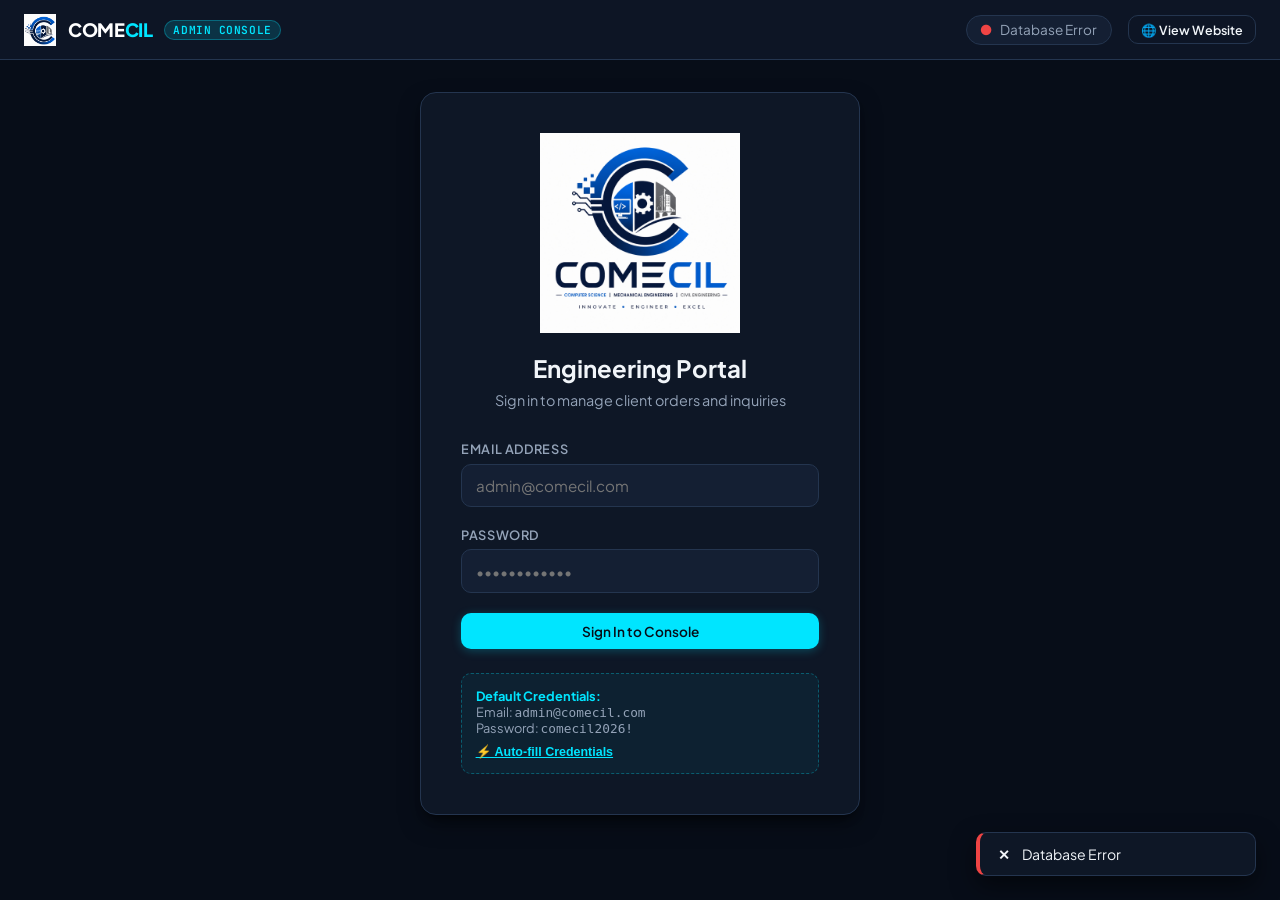
<file: admin.html>
<!DOCTYPE html>
<html lang="en">
<head>
  <meta charset="UTF-8">
  <meta name="viewport" content="width=device-width, initial-scale=1.0">
  <title>COMECIL Admin Portal — Engineering Operations</title>
  <link rel="icon" type="image/png" href="comecil-icon.png">
  <link rel="preconnect" href="https://fonts.googleapis.com">
  <link rel="preconnect" href="https://fonts.gstatic.com" crossorigin>
  <link href="https://fonts.googleapis.com/css2?family=Plus+Jakarta+Sans:wght@400;500;600;700;800&family=JetBrains+Mono:wght@400;500;600&display=swap" rel="stylesheet">
  <style>
    :root {
      --bg-primary: #070d18;
      --bg-surface: #0e1726;
      --bg-card: #141f33;
      --bg-card-hover: #1b2942;
      --border-color: #24354f;
      --border-focus: #00e5ff;
      --text-main: #f1f5f9;
      --text-muted: #94a3b8;
      --text-dim: #64748b;
      --cyan: #00e5ff;
      --cyan-dark: #00b4d8;
      --cyan-glow: rgba(0, 229, 255, 0.15);
      --green: #10b981;
      --green-bg: rgba(16, 185, 129, 0.15);
      --yellow: #f59e0b;
      --yellow-bg: rgba(245, 158, 11, 0.15);
      --blue: #3b82f6;
      --blue-bg: rgba(59, 130, 246, 0.15);
      --purple: #8b5cf6;
      --purple-bg: rgba(139, 92, 246, 0.15);
      --red: #ef4444;
      --red-bg: rgba(239, 68, 68, 0.15);
      --radius: 10px;
      --shadow: 0 10px 25px -5px rgba(0, 0, 0, 0.5), 0 8px 10px -6px rgba(0, 0, 0, 0.5);
      --font: 'Plus Jakarta Sans', -apple-system, BlinkMacSystemFont, sans-serif;
      --mono: 'JetBrains Mono', monospace;
    }

    * { box-sizing: border-box; margin: 0; padding: 0; }
    body {
      background-color: var(--bg-primary);
      color: var(--text-main);
      font-family: var(--font);
      min-height: 100vh;
      display: flex;
      flex-direction: column;
    }

    /* Top Navigation */
    .admin-nav {
      background: rgba(14, 23, 38, 0.95);
      backdrop-filter: blur(12px);
      border-bottom: 1px solid var(--border-color);
      position: sticky;
      top: 0;
      z-index: 100;
      padding: 0.85rem 1.5rem;
      display: flex;
      justify-content: space-between;
      align-items: center;
    }
    .brand-cluster {
      display: flex;
      align-items: center;
      gap: 0.75rem;
      text-decoration: none;
    }
    .brand-cluster img {
      height: 32px;
      width: 32px;
      object-fit: contain;
    }
    .brand-title {
      font-size: 1.15rem;
      font-weight: 800;
      letter-spacing: -0.02em;
      color: #fff;
    }
    .brand-badge {
      background: var(--cyan-glow);
      color: var(--cyan);
      border: 1px solid rgba(0, 229, 255, 0.3);
      padding: 2px 8px;
      border-radius: 999px;
      font-size: 0.7rem;
      font-family: var(--mono);
      font-weight: 600;
      letter-spacing: 0.05em;
    }
    .nav-actions {
      display: flex;
      align-items: center;
      gap: 1rem;
    }
    .user-pill {
      font-size: 0.85rem;
      color: var(--text-muted);
      display: flex;
      align-items: center;
      gap: 0.5rem;
      background: var(--bg-card);
      padding: 0.35rem 0.85rem;
      border-radius: 999px;
      border: 1px solid var(--border-color);
    }
    .btn {
      display: inline-flex;
      align-items: center;
      justify-content: center;
      gap: 0.45rem;
      font-family: var(--font);
      font-size: 0.85rem;
      font-weight: 600;
      padding: 0.55rem 1.1rem;
      border-radius: var(--radius);
      border: 1px solid transparent;
      cursor: pointer;
      transition: all 0.2s ease;
      text-decoration: none;
    }
    .btn-primary {
      background: var(--cyan);
      color: #070d18;
      box-shadow: 0 2px 10px rgba(0, 229, 255, 0.25);
    }
    .btn-primary:hover {
      background: #38bdf8;
      transform: translateY(-1px);
    }
    .btn-outline {
      background: transparent;
      border-color: var(--border-color);
      color: var(--text-main);
    }
    .btn-outline:hover {
      border-color: var(--cyan);
      color: var(--cyan);
      background: var(--cyan-glow);
    }
    .btn-danger {
      background: transparent;
      border-color: rgba(239, 68, 68, 0.4);
      color: var(--red);
    }
    .btn-danger:hover {
      background: var(--red-bg);
      border-color: var(--red);
    }
    .btn-sm {
      padding: 0.35rem 0.75rem;
      font-size: 0.78rem;
    }

    /* Container */
    .container {
      max-width: 1400px;
      margin: 0 auto;
      padding: 1.5rem;
      width: 100%;
      flex: 1;
    }

    /* Login Screen */
    #loginView {
      min-height: 80vh;
      display: flex;
      align-items: center;
      justify-content: center;
      padding: 2rem 1rem;
    }
    .login-card {
      background: var(--bg-surface);
      border: 1px solid var(--border-color);
      border-radius: 16px;
      padding: 2.5rem;
      width: 100%;
      max-width: 440px;
      box-shadow: var(--shadow);
      text-align: center;
    }
    .login-logo {
      height: 48px;
      margin-bottom: 1rem;
    }
    .login-card h2 {
      font-size: 1.5rem;
      font-weight: 700;
      margin-bottom: 0.5rem;
    }
    .login-card p {
      color: var(--text-muted);
      font-size: 0.9rem;
      margin-bottom: 2rem;
    }
    .form-group {
      text-align: left;
      margin-bottom: 1.25rem;
    }
    .form-group label {
      display: block;
      font-size: 0.8rem;
      font-weight: 600;
      color: var(--text-muted);
      margin-bottom: 0.4rem;
      text-transform: uppercase;
      letter-spacing: 0.05em;
    }
    .form-control {
      width: 100%;
      background: var(--bg-card);
      border: 1px solid var(--border-color);
      border-radius: var(--radius);
      padding: 0.7rem 0.9rem;
      color: #fff;
      font-family: var(--font);
      font-size: 0.95rem;
      transition: all 0.2s;
    }
    .form-control:focus {
      outline: none;
      border-color: var(--border-focus);
      box-shadow: 0 0 0 3px var(--cyan-glow);
    }
    .demo-credentials-box {
      margin-top: 1.5rem;
      padding: 0.85rem;
      background: rgba(0, 229, 255, 0.05);
      border: 1px dashed rgba(0, 229, 255, 0.3);
      border-radius: var(--radius);
      font-size: 0.8rem;
      text-align: left;
      color: var(--text-muted);
    }
    .demo-credentials-box strong { color: var(--cyan); }
    .demo-fill-btn {
      margin-top: 0.5rem;
      background: none;
      border: none;
      color: var(--cyan);
      font-weight: 600;
      font-size: 0.78rem;
      cursor: pointer;
      text-decoration: underline;
    }

    /* Admin Dashboard */
    #dashboardView { display: none; }

    /* Stats Grid */
    .stats-grid {
      display: grid;
      grid-template-columns: repeat(auto-fit, minmax(210px, 1fr));
      gap: 1rem;
      margin-bottom: 2rem;
    }
    .stat-card {
      background: var(--bg-surface);
      border: 1px solid var(--border-color);
      border-radius: var(--radius);
      padding: 1.25rem;
      transition: transform 0.2s, border-color 0.2s;
    }
    .stat-card:hover {
      transform: translateY(-2px);
      border-color: rgba(0, 229, 255, 0.4);
    }
    .stat-header {
      display: flex;
      justify-content: space-between;
      align-items: center;
      margin-bottom: 0.65rem;
    }
    .stat-label {
      font-size: 0.78rem;
      font-weight: 600;
      color: var(--text-muted);
      text-transform: uppercase;
      letter-spacing: 0.05em;
    }
    .stat-badge {
      font-size: 0.75rem;
      padding: 2px 6px;
      border-radius: 4px;
      font-weight: 700;
    }
    .stat-number {
      font-size: 2rem;
      font-weight: 800;
      font-family: var(--mono);
      color: #fff;
      line-height: 1;
    }

    /* Tabs Header */
    .tabs-header {
      display: flex;
      gap: 0.5rem;
      border-bottom: 1px solid var(--border-color);
      margin-bottom: 1.5rem;
    }
    .tab-btn {
      background: none;
      border: none;
      color: var(--text-muted);
      font-family: var(--font);
      font-size: 0.95rem;
      font-weight: 600;
      padding: 0.85rem 1.4rem;
      cursor: pointer;
      border-bottom: 2px solid transparent;
      transition: all 0.2s;
      display: flex;
      align-items: center;
      gap: 0.5rem;
    }
    .tab-btn:hover { color: #fff; }
    .tab-btn.active {
      color: var(--cyan);
      border-bottom-color: var(--cyan);
    }
    .tab-badge {
      background: var(--bg-card);
      border: 1px solid var(--border-color);
      color: var(--text-main);
      padding: 2px 6px;
      border-radius: 999px;
      font-size: 0.72rem;
      font-family: var(--mono);
    }
    .tab-btn.active .tab-badge {
      background: var(--cyan-glow);
      border-color: var(--cyan);
      color: var(--cyan);
    }

    /* Filters Bar */
    .filters-bar {
      background: var(--bg-surface);
      border: 1px solid var(--border-color);
      border-radius: var(--radius);
      padding: 1rem;
      display: flex;
      flex-wrap: wrap;
      gap: 1rem;
      align-items: center;
      justify-content: space-between;
      margin-bottom: 1.25rem;
    }
    .filters-group {
      display: flex;
      flex-wrap: wrap;
      gap: 0.75rem;
      align-items: center;
    }
    .search-input-wrap {
      position: relative;
      min-width: 260px;
    }
    .search-input-wrap input {
      width: 100%;
      background: var(--bg-card);
      border: 1px solid var(--border-color);
      border-radius: var(--radius);
      padding: 0.5rem 0.85rem 0.5rem 2rem;
      color: #fff;
      font-size: 0.85rem;
    }
    .search-input-wrap svg {
      position: absolute;
      left: 0.65rem;
      top: 50%;
      transform: translateY(-50%);
      width: 15px;
      height: 15px;
      fill: var(--text-dim);
    }
    select.filter-select {
      background: var(--bg-card);
      border: 1px solid var(--border-color);
      border-radius: var(--radius);
      color: var(--text-main);
      padding: 0.5rem 0.85rem;
      font-size: 0.85rem;
      font-family: var(--font);
      cursor: pointer;
    }
    select.filter-select:focus {
      outline: none;
      border-color: var(--cyan);
    }

    /* Table Container */
    .table-container {
      background: var(--bg-surface);
      border: 1px solid var(--border-color);
      border-radius: var(--radius);
      overflow-x: auto;
      box-shadow: var(--shadow);
    }
    table.data-table {
      width: 100%;
      border-collapse: collapse;
      text-align: left;
      font-size: 0.88rem;
    }
    table.data-table th {
      background: rgba(20, 31, 51, 0.7);
      padding: 0.85rem 1rem;
      font-weight: 600;
      color: var(--text-muted);
      text-transform: uppercase;
      font-size: 0.74rem;
      letter-spacing: 0.05em;
      border-bottom: 1px solid var(--border-color);
      white-space: nowrap;
    }
    table.data-table td {
      padding: 0.95rem 1rem;
      border-bottom: 1px solid rgba(36, 53, 79, 0.5);
      color: var(--text-main);
      vertical-align: middle;
    }
    table.data-table tr:last-child td { border-bottom: none; }
    table.data-table tr:hover td {
      background: rgba(27, 41, 66, 0.5);
    }

    /* Status Badges */
    .badge {
      display: inline-flex;
      align-items: center;
      gap: 0.35rem;
      padding: 0.25rem 0.65rem;
      border-radius: 999px;
      font-size: 0.73rem;
      font-weight: 700;
      text-transform: uppercase;
      letter-spacing: 0.04em;
    }
    .badge-dot { width: 6px; height: 6px; border-radius: 50%; }
    .badge-pending { background: var(--yellow-bg); color: var(--yellow); border: 1px solid rgba(245, 158, 11, 0.3); }
    .badge-pending .badge-dot { background: var(--yellow); }
    .badge-in_review { background: var(--blue-bg); color: var(--blue); border: 1px solid rgba(59, 130, 246, 0.3); }
    .badge-in_review .badge-dot { background: var(--blue); }
    .badge-in_progress { background: var(--purple-bg); color: var(--purple); border: 1px solid rgba(139, 92, 246, 0.3); }
    .badge-in_progress .badge-dot { background: var(--purple); }
    .badge-completed { background: var(--green-bg); color: var(--green); border: 1px solid rgba(16, 185, 129, 0.3); }
    .badge-completed .badge-dot { background: var(--green); }
    .badge-cancelled { background: var(--red-bg); color: var(--red); border: 1px solid rgba(239, 68, 68, 0.3); }
    .badge-cancelled .badge-dot { background: var(--red); }
    .badge-unread { background: var(--cyan-glow); color: var(--cyan); border: 1px solid rgba(0, 229, 255, 0.3); }
    .badge-unread .badge-dot { background: var(--cyan); }
    .badge-replied { background: var(--green-bg); color: var(--green); border: 1px solid rgba(16, 185, 129, 0.3); }
    .badge-replied .badge-dot { background: var(--green); }
    .badge-archived { background: rgba(148, 163, 184, 0.15); color: var(--text-muted); border: 1px solid rgba(148, 163, 184, 0.3); }
    .badge-archived .badge-dot { background: var(--text-muted); }

    .order-number {
      font-family: var(--mono);
      font-weight: 700;
      color: var(--cyan);
    }

    /* Modal */
    .modal-backdrop {
      display: none;
      position: fixed;
      inset: 0;
      background: rgba(0, 0, 0, 0.75);
      backdrop-filter: blur(6px);
      z-index: 200;
      align-items: center;
      justify-content: center;
      padding: 1rem;
    }
    .modal-backdrop.active { display: flex; }
    .modal-box {
      background: var(--bg-surface);
      border: 1px solid var(--border-color);
      border-radius: 16px;
      max-width: 760px;
      width: 100%;
      max-height: 90vh;
      overflow-y: auto;
      box-shadow: 0 25px 50px -12px rgba(0, 0, 0, 0.7);
      animation: modalFadeIn 0.2s ease-out;
    }
    @keyframes modalFadeIn {
      from { opacity: 0; transform: scale(0.96); }
      to { opacity: 1; transform: scale(1); }
    }
    .modal-header {
      padding: 1.25rem 1.5rem;
      border-bottom: 1px solid var(--border-color);
      display: flex;
      justify-content: space-between;
      align-items: center;
      position: sticky;
      top: 0;
      background: var(--bg-surface);
      z-index: 10;
    }
    .modal-header h3 {
      font-size: 1.15rem;
      font-weight: 700;
      display: flex;
      align-items: center;
      gap: 0.65rem;
    }
    .modal-close {
      background: none;
      border: none;
      color: var(--text-muted);
      font-size: 1.5rem;
      cursor: pointer;
      line-height: 1;
      padding: 4px;
      border-radius: 4px;
    }
    .modal-close:hover { color: #fff; }
    .modal-body {
      padding: 1.5rem;
    }
    .detail-grid {
      display: grid;
      grid-template-columns: repeat(2, 1fr);
      gap: 1rem;
      margin-bottom: 1.5rem;
      background: var(--bg-card);
      border: 1px solid var(--border-color);
      border-radius: var(--radius);
      padding: 1.2rem;
    }
    @media (max-width: 600px) {
      .detail-grid { grid-template-columns: 1fr; }
    }
    .detail-item-label {
      font-size: 0.73rem;
      font-weight: 600;
      color: var(--text-muted);
      text-transform: uppercase;
      letter-spacing: 0.05em;
      margin-bottom: 0.25rem;
    }
    .detail-item-value {
      font-size: 0.95rem;
      color: #fff;
      font-weight: 500;
    }
    .detail-section-title {
      font-size: 0.85rem;
      font-weight: 700;
      color: var(--text-muted);
      text-transform: uppercase;
      letter-spacing: 0.05em;
      margin-bottom: 0.6rem;
    }
    .desc-box {
      background: var(--bg-card);
      border: 1px solid var(--border-color);
      border-radius: var(--radius);
      padding: 1rem;
      font-size: 0.92rem;
      line-height: 1.6;
      color: #cbd5e1;
      white-space: pre-wrap;
      margin-bottom: 1.5rem;
    }
    .attachments-list {
      display: flex;
      flex-direction: column;
      gap: 0.5rem;
      margin-bottom: 1.5rem;
    }
    .attachment-row {
      display: flex;
      justify-content: space-between;
      align-items: center;
      background: var(--bg-card);
      border: 1px solid var(--border-color);
      border-radius: var(--radius);
      padding: 0.65rem 1rem;
    }
    .att-name {
      font-family: var(--mono);
      font-size: 0.84rem;
      color: #fff;
      display: flex;
      align-items: center;
      gap: 0.5rem;
    }
    .att-meta {
      font-size: 0.75rem;
      color: var(--text-dim);
    }
    .status-update-box {
      background: rgba(0, 229, 255, 0.04);
      border: 1px solid rgba(0, 229, 255, 0.2);
      border-radius: var(--radius);
      padding: 1.25rem;
    }
    .modal-footer {
      padding: 1rem 1.5rem;
      border-top: 1px solid var(--border-color);
      display: flex;
      justify-content: flex-end;
      gap: 0.75rem;
      background: var(--bg-surface);
      position: sticky;
      bottom: 0;
    }

    /* Toast Notification System */
    .toast-container {
      position: fixed;
      bottom: 1.5rem;
      right: 1.5rem;
      display: flex;
      flex-direction: column;
      gap: 0.5rem;
      z-index: 1000;
    }
    .toast {
      background: var(--bg-surface);
      border: 1px solid var(--border-color);
      border-radius: var(--radius);
      padding: 0.75rem 1.1rem;
      min-width: 280px;
      max-width: 400px;
      display: flex;
      align-items: center;
      gap: 0.75rem;
      box-shadow: 0 10px 25px rgba(0, 0, 0, 0.5);
      animation: slideIn 0.25s ease-out;
      font-size: 0.88rem;
    }
    @keyframes slideIn {
      from { transform: translateX(100%); opacity: 0; }
      to { transform: translateX(0); opacity: 1; }
    }
    .toast.success { border-left: 4px solid var(--green); }
    .toast.error { border-left: 4px solid var(--red); }
    .toast.info { border-left: 4px solid var(--cyan); }

    /* Empty states & loaders */
    .empty-state {
      padding: 3rem 1rem;
      text-align: center;
      color: var(--text-muted);
    }
    .empty-state svg {
      width: 48px;
      height: 48px;
      fill: var(--text-dim);
      margin-bottom: 0.75rem;
    }
  </style>
</head>
<body>

  <!-- Notice Banner for file:// Protocol -->
  <div id="fileProtocolBanner" style="display:none; background:#7f1d1d; color:#fff; padding:0.9rem 1.25rem; font-size:0.88rem; border-bottom:2px solid #ef4444; text-align:center; line-height:1.5;">
    <strong>⚠️ Important: You are viewing this page directly from file:// (filesystem)</strong><br>
    The PHP backend and SQLite database cannot run through the file protocol. 
    To connect to the database, double-click <strong><code>start-server.bat</code></strong> or run <code>php -c php.ini -S localhost:8000</code> in PowerShell, then navigate to: 
    <a href="http://localhost:8000/admin.html" style="color:#38bdf8; font-weight:700; text-decoration:underline;">http://localhost:8000/admin.html</a>.
  </div>

  <!-- Admin Navigation -->
  <nav class="admin-nav">
    <a href="index.html" class="brand-cluster" target="_blank" title="Open Main Website">
      <img src="comecil-icon.png" alt="COMECIL">
      <span class="brand-title">COME<span style="color:var(--cyan)">CIL</span></span>
      <span class="brand-badge">ADMIN CONSOLE</span>
    </a>
    <div class="nav-actions">
      <div id="dbStatusPill" class="user-pill" title="Live Database Status">
        <span id="dbStatusDot" style="color:var(--yellow)">●</span>
        <span id="dbStatusText">Checking DB...</span>
      </div>
      <div id="navUserPill" class="user-pill" style="display:none;">
        <span style="color:var(--green)">●</span>
        <span id="navUserEmail">admin@comecil.com</span>
      </div>
      <a href="index.html" class="btn btn-outline btn-sm" target="_blank">🌐 View Website</a>
      <button id="logoutBtn" class="btn btn-danger btn-sm" style="display:none;" onclick="handleLogout()">Logout</button>
    </div>
  </nav>

  <!-- Login View -->
  <main id="loginView">
    <div class="login-card">
      <img src="comecil-logo.jpg" alt="COMECIL" class="login-logo" style="width:200px; height:auto; object-fit:contain;">
      <h2>Engineering Portal</h2>
      <p>Sign in to manage client orders and inquiries</p>
      
      <form id="loginForm" onsubmit="handleLogin(event)">
        <div class="form-group">
          <label for="loginEmail">Email Address</label>
          <input type="email" id="loginEmail" class="form-control" required placeholder="admin@comecil.com">
        </div>
        <div class="form-group">
          <label for="loginPassword">Password</label>
          <input type="password" id="loginPassword" class="form-control" required placeholder="••••••••••••">
        </div>
        <button type="submit" id="loginSubmitBtn" class="btn btn-primary" style="width:100%;">
          Sign In to Console
        </button>
      </form>

      <div class="demo-credentials-box">
        <strong>Default Credentials:</strong><br>
        Email: <code>admin@comecil.com</code><br>
        Password: <code>comecil2026!</code><br>
        <button type="button" class="demo-fill-btn" onclick="fillDemoCredentials()">⚡ Auto-fill Credentials</button>
      </div>
    </div>
  </main>

  <!-- Dashboard View -->
  <main id="dashboardView">
    <div class="container">
      
      <!-- Stats Overview Grid -->
      <div class="stats-grid">
        <div class="stat-card">
          <div class="stat-header">
            <span class="stat-label">Total Orders</span>
            <span class="stat-badge" style="background:var(--cyan-glow); color:var(--cyan)">All-Time</span>
          </div>
          <div class="stat-number" id="statTotalOrders">0</div>
        </div>
        <div class="stat-card">
          <div class="stat-header">
            <span class="stat-label">Pending Review</span>
            <span class="stat-badge" style="background:var(--yellow-bg); color:var(--yellow)">Action Needed</span>
          </div>
          <div class="stat-number" id="statPendingOrders" style="color:var(--yellow)">0</div>
        </div>
        <div class="stat-card">
          <div class="stat-header">
            <span class="stat-label">In Progress</span>
            <span class="stat-badge" style="background:var(--purple-bg); color:var(--purple)">Active</span>
          </div>
          <div class="stat-number" id="statInProgressOrders" style="color:var(--purple)">0</div>
        </div>
        <div class="stat-card">
          <div class="stat-header">
            <span class="stat-label">Completed</span>
            <span class="stat-badge" style="background:var(--green-bg); color:var(--green)">Delivered</span>
          </div>
          <div class="stat-number" id="statCompletedOrders" style="color:var(--green)">0</div>
        </div>
        <div class="stat-card">
          <div class="stat-header">
            <span class="stat-label">Unread Inquiries</span>
            <span class="stat-badge" style="background:var(--cyan-glow); color:var(--cyan)">Messages</span>
          </div>
          <div class="stat-number" id="statUnreadInquiries" style="color:var(--cyan)">0</div>
        </div>
      </div>

      <!-- Tabs Navigation -->
      <div class="tabs-header">
        <button class="tab-btn active" id="tabBtnOrders" onclick="switchTab('orders')">
          📋 Client Project Orders
          <span class="tab-badge" id="tabOrdersBadge">0</span>
        </button>
        <button class="tab-btn" id="tabBtnInquiries" onclick="switchTab('inquiries')">
          📬 Contact Messages
          <span class="tab-badge" id="tabInquiriesBadge">0</span>
        </button>
      </div>

      <!-- Tab 1: Orders Management -->
      <section id="ordersTabSection">
        <div class="filters-bar">
          <div class="filters-group">
            <div class="search-input-wrap">
              <svg viewBox="0 0 24 24"><path d="M15.5 14h-.79l-.28-.27A6.471 6.471 0 0 0 16 9.5 6.5 6.5 0 1 0 9.5 16c1.61 0 3.09-.59 4.23-1.57l.27.28v.79l5 4.99L20.49 19l-4.99-5zm-6 0C7.01 14 5 11.99 5 9.5S7.01 5 9.5 5 14 7.01 14 9.5 11.99 14 9.5 14z"/></svg>
              <input type="text" id="orderSearch" placeholder="Search client, order #, or title..." oninput="handleOrderFilter()">
            </div>
            <select id="statusFilter" class="filter-select" onchange="handleOrderFilter()">
              <option value="all">All Statuses</option>
              <option value="pending">Pending</option>
              <option value="in_review">In Review</option>
              <option value="in_progress">In Progress</option>
              <option value="completed">Completed</option>
              <option value="cancelled">Cancelled</option>
            </select>
            <select id="disciplineFilter" class="filter-select" onchange="handleOrderFilter()">
              <option value="all">All Engineering Fields</option>
              <option value="Computer Science & IT">Computer Science & IT</option>
              <option value="Civil Engineering">Civil Engineering</option>
              <option value="Mechanical Engineering">Mechanical Engineering</option>
            </select>
          </div>
          <button class="btn btn-outline btn-sm" onclick="loadDashboard()">🔄 Refresh Orders</button>
        </div>

        <div class="table-container">
          <table class="data-table">
            <thead>
              <tr>
                <th>Order #</th>
                <th>Client Name & Email</th>
                <th>Engineering Discipline</th>
                <th>Service & Title</th>
                <th>Deadline</th>
                <th>Budget</th>
                <th>Status</th>
                <th style="text-align:right;">Actions</th>
              </tr>
            </thead>
            <tbody id="ordersTableBody">
              <tr>
                <td colspan="8" class="empty-state">Loading project orders...</td>
              </tr>
            </tbody>
          </table>
        </div>
      </section>

      <!-- Tab 2: Contact Inquiries -->
      <section id="inquiriesTabSection" style="display:none;">
        <div class="filters-bar">
          <div class="filters-group">
            <select id="inquiryStatusFilter" class="filter-select" onchange="loadInquiries()">
              <option value="all">All Messages</option>
              <option value="unread">Unread Only</option>
              <option value="replied">Replied</option>
              <option value="archived">Archived</option>
            </select>
          </div>
          <button class="btn btn-outline btn-sm" onclick="loadInquiries()">🔄 Refresh Messages</button>
        </div>

        <div class="table-container">
          <table class="data-table">
            <thead>
              <tr>
                <th>Date</th>
                <th>Name & Email</th>
                <th>Subject</th>
                <th>Message</th>
                <th>Status</th>
                <th style="text-align:right;">Actions</th>
              </tr>
            </thead>
            <tbody id="inquiriesTableBody">
              <tr>
                <td colspan="6" class="empty-state">Loading messages...</td>
              </tr>
            </tbody>
          </table>
        </div>
      </section>

    </div>
  </main>

  <!-- Order Detail Modal -->
  <div class="modal-backdrop" id="orderModal">
    <div class="modal-box">
      <div class="modal-header">
        <h3>
          <span>Order Details:</span>
          <span class="order-number" id="modalOrderNumber">#</span>
        </h3>
        <button class="modal-close" onclick="closeOrderModal()">&times;</button>
      </div>
      <div class="modal-body">
        
        <div class="detail-grid">
          <div>
            <div class="detail-item-label">Client Name</div>
            <div class="detail-item-value" id="modalClientName">-</div>
          </div>
          <div>
            <div class="detail-item-label">Client Contact</div>
            <div class="detail-item-value" id="modalClientContact">-</div>
          </div>
          <div>
            <div class="detail-item-label">Engineering Field</div>
            <div class="detail-item-value" id="modalDiscipline">-</div>
          </div>
          <div>
            <div class="detail-item-label">Service Required</div>
            <div class="detail-item-value" id="modalService">-</div>
          </div>
          <div>
            <div class="detail-item-label">Target Deadline</div>
            <div class="detail-item-value" id="modalDeadline">-</div>
          </div>
          <div>
            <div class="detail-item-label">Budget Range</div>
            <div class="detail-item-value" id="modalBudget">-</div>
          </div>
        </div>

        <div class="detail-section-title">Project Title</div>
        <div style="font-size:1.05rem; font-weight:700; color:#fff; margin-bottom:1rem;" id="modalProjectTitle">-</div>

        <div class="detail-section-title">Project Description / Scope</div>
        <div class="desc-box" id="modalDescription">-</div>

        <div class="detail-section-title">Uploaded Project Files (<span id="modalAttachmentCount">0</span>)</div>
        <div class="attachments-list" id="modalAttachmentsList">
          <div style="color:var(--text-dim); font-size:0.85rem;">No files attached to this order.</div>
        </div>

        <div class="status-update-box">
          <div class="detail-section-title" style="color:var(--cyan);">Update Order Status & Internal Notes</div>
          <div style="display:grid; grid-template-columns: 200px 1fr; gap:1rem; margin-top:0.75rem;">
            <div>
              <label style="font-size:0.78rem; font-weight:600; color:var(--text-muted); display:block; margin-bottom:0.35rem;">Status</label>
              <select id="modalStatusSelect" class="form-control">
                <option value="pending">Pending</option>
                <option value="in_review">In Review</option>
                <option value="in_progress">In Progress</option>
                <option value="completed">Completed</option>
                <option value="cancelled">Cancelled</option>
              </select>
            </div>
            <div>
              <label style="font-size:0.78rem; font-weight:600; color:var(--text-muted); display:block; margin-bottom:0.35rem;">Admin Notes</label>
              <textarea id="modalAdminNotes" class="form-control" rows="2" placeholder="Internal remarks, assigned engineer, tracking updates..."></textarea>
            </div>
          </div>
        </div>

      </div>
      <div class="modal-footer">
        <button class="btn btn-outline" onclick="closeOrderModal()">Cancel</button>
        <button class="btn btn-primary" id="saveOrderStatusBtn" onclick="saveOrderStatus()">Save Changes</button>
      </div>
    </div>
  </div>

  <!-- Toast Notification Container -->
  <div class="toast-container" id="toastContainer"></div>

  <script>
    let activeOrders = [];
    let currentOrderId = null;

    // Toast Utility
    function showToast(message, type = 'info') {
      const container = document.getElementById('toastContainer');
      const toast = document.createElement('div');
      toast.className = `toast ${type}`;
      const icon = type === 'success' ? '✓' : type === 'error' ? '✕' : 'ℹ';
      toast.innerHTML = `<span style="font-weight:700;">${icon}</span><span>${message}</span>`;
      container.appendChild(toast);
      setTimeout(() => {
        toast.style.opacity = '0';
        toast.style.transform = 'translateY(10px)';
        toast.style.transition = 'all 0.3s ease';
        setTimeout(() => toast.remove(), 300);
      }, 4000);
    }

    function fillDemoCredentials() {
      document.getElementById('loginEmail').value = 'admin@comecil.com';
      document.getElementById('loginPassword').value = 'comecil2026!';
    }

    // Check Auth & DB Status on Load
    async function checkAuth() {
      if (window.location.protocol === 'file:') {
        const banner = document.getElementById('fileProtocolBanner');
        if (banner) banner.style.display = 'block';
        updateDbStatus(false, 'file:// (Server Needed)');
        showLogin();
        return;
      }

      try {
        const res = await fetch('api/auth.php?action=check');
        const data = await res.json().catch(() => null);
        if (data && data.success) {
          if (data.db) {
            if (data.db.driver === 'mysql') {
              updateDbStatus(true, `MySQL: ${data.db.database}`, '#10b981');
            } else if (data.db.is_fallback) {
              updateDbStatus(true, 'SQLite (MySQL offline)', '#f59e0b');
            } else {
              updateDbStatus(true, 'SQLite: comecil.db', '#38bdf8');
            }
          } else {
            updateDbStatus(true, 'Database Connected', '#10b981');
          }

          if (data.authenticated) {
            showDashboard(data.user);
          } else {
            showLogin();
          }
        } else {
          const errDetail = (data && data.message) ? data.message : 'Database Error';
          updateDbStatus(false, 'Database Error', '#ef4444');
          showToast(errDetail, 'error');
          showLogin();
        }
      } catch (err) {
        updateDbStatus(false, 'Server Offline', '#ef4444');
        showLogin();
      }
    }

    function updateDbStatus(ok, text, color) {
      const dot = document.getElementById('dbStatusDot');
      const label = document.getElementById('dbStatusText');
      if (dot) dot.style.color = color || (ok ? 'var(--green)' : 'var(--red)');
      if (label) label.textContent = text;
    }

    function showLogin() {
      document.getElementById('loginView').style.display = 'flex';
      document.getElementById('dashboardView').style.display = 'none';
      document.getElementById('navUserPill').style.display = 'none';
      document.getElementById('logoutBtn').style.display = 'none';
    }

    function showDashboard(user) {
      document.getElementById('loginView').style.display = 'none';
      document.getElementById('dashboardView').style.display = 'block';
      document.getElementById('navUserPill').style.display = 'flex';
      document.getElementById('navUserEmail').textContent = user.email;
      document.getElementById('logoutBtn').style.display = 'inline-flex';
      loadDashboard();
    }

    // Handle Login
    async function handleLogin(e) {
      e.preventDefault();
      if (window.location.protocol === 'file:') {
        showToast('Cannot connect via file://. Please start server via start-server.bat and visit http://localhost:8000/admin.html', 'error');
        return;
      }

      const email = document.getElementById('loginEmail').value.trim();
      const password = document.getElementById('loginPassword').value;
      const btn = document.getElementById('loginSubmitBtn');
      btn.disabled = true;
      btn.textContent = 'Verifying...';

      try {
        const res = await fetch('api/auth.php?action=login', {
          method: 'POST',
          headers: { 'Content-Type': 'application/json' },
          body: JSON.stringify({ email, password })
        });
        const data = await res.json().catch(() => null);
        if (res.ok && data && data.success) {
          showToast('Login successful!', 'success');
          updateDbStatus(true, 'Database Connected');
          showDashboard(data.user);
        } else {
          const errText = (data && (data.message || data.error)) || `Server returned error (${res.status})`;
          showToast(errText, 'error');
        }
      } catch (err) {
        showToast('Connection failed. Please ensure PHP server is running (start-server.bat).', 'error');
      } finally {
        btn.disabled = false;
        btn.textContent = 'Sign In to Console';
      }
    }

    // Handle Logout
    async function handleLogout() {
      try {
        await fetch('api/auth.php?action=logout');
        showToast('Signed out successfully.', 'info');
        showLogin();
      } catch (err) {
        showLogin();
      }
    }

    // Switch Tabs
    function switchTab(tab) {
      const ordersSection = document.getElementById('ordersTabSection');
      const inquiriesSection = document.getElementById('inquiriesTabSection');
      const ordersBtn = document.getElementById('tabBtnOrders');
      const inquiriesBtn = document.getElementById('tabBtnInquiries');

      if (tab === 'orders') {
        ordersSection.style.display = 'block';
        inquiriesSection.style.display = 'none';
        ordersBtn.classList.add('active');
        inquiriesBtn.classList.remove('active');
      } else {
        ordersSection.style.display = 'none';
        inquiriesSection.style.display = 'block';
        ordersBtn.classList.remove('active');
        inquiriesBtn.classList.add('active');
        loadInquiries();
      }
    }

    // Load Dashboard Data & Stats
    async function loadDashboard() {
      try {
        // Fetch stats
        const statsRes = await fetch('api/admin.php?action=stats');
        const statsData = await statsRes.json();
        if (statsData.success) {
          const s = statsData.stats;
          document.getElementById('statTotalOrders').textContent = s.total_orders;
          document.getElementById('statPendingOrders').textContent = s.pending_orders;
          document.getElementById('statInProgressOrders').textContent = s.in_progress_orders;
          document.getElementById('statCompletedOrders').textContent = s.completed_orders;
          document.getElementById('statUnreadInquiries').textContent = s.unread_inquiries;
          document.getElementById('tabOrdersBadge').textContent = s.total_orders;
          document.getElementById('tabInquiriesBadge').textContent = s.unread_inquiries;
        }

        // Fetch orders list
        loadOrders();
      } catch (err) {
        console.error(err);
      }
    }

    // Load Orders
    async function loadOrders() {
      const tbody = document.getElementById('ordersTableBody');
      tbody.innerHTML = `<tr><td colspan="8" class="empty-state">Loading project orders...</td></tr>`;

      try {
        const res = await fetch('api/orders.php');
        const data = await res.json();
        if (data.success) {
          activeOrders = data.data || [];
          renderOrdersTable(activeOrders);
        } else {
          tbody.innerHTML = `<tr><td colspan="8" class="empty-state" style="color:var(--red);">${data.error || 'Failed to load orders'}</td></tr>`;
        }
      } catch (err) {
        tbody.innerHTML = `<tr><td colspan="8" class="empty-state" style="color:var(--red);">Failed to connect to orders API.</td></tr>`;
      }
    }

    // Filter and search orders
    function handleOrderFilter() {
      const q = document.getElementById('orderSearch').value.toLowerCase().trim();
      const st = document.getElementById('statusFilter').value;
      const df = document.getElementById('disciplineFilter').value;

      const filtered = activeOrders.filter(o => {
        const matchSearch = !q || 
          (o.order_number && o.order_number.toLowerCase().includes(q)) ||
          (o.client_name && o.client_name.toLowerCase().includes(q)) ||
          (o.client_email && o.client_email.toLowerCase().includes(q)) ||
          (o.service_name && o.service_name.toLowerCase().includes(q)) ||
          (o.project_title && o.project_title.toLowerCase().includes(q));
        const matchStatus = st === 'all' || o.status === st;
        const matchDiscipline = df === 'all' || o.discipline_name === df;
        return matchSearch && matchStatus && matchDiscipline;
      });

      renderOrdersTable(filtered);
    }

    function renderOrdersTable(orders) {
      const tbody = document.getElementById('ordersTableBody');
      if (!orders || orders.length === 0) {
        tbody.innerHTML = `<tr><td colspan="8" class="empty-state">No matching orders found.</td></tr>`;
        return;
      }

      tbody.innerHTML = orders.map(o => {
        const statusMap = {
          pending: '<span class="badge badge-pending"><span class="badge-dot"></span>Pending</span>',
          in_review: '<span class="badge badge-in_review"><span class="badge-dot"></span>In Review</span>',
          in_progress: '<span class="badge badge-in_progress"><span class="badge-dot"></span>In Progress</span>',
          completed: '<span class="badge badge-completed"><span class="badge-dot"></span>Completed</span>',
          cancelled: '<span class="badge badge-cancelled"><span class="badge-dot"></span>Cancelled</span>'
        };
        const statusBadge = statusMap[o.status] || `<span class="badge">${o.status}</span>`;

        return `
          <tr>
            <td><span class="order-number">${escapeHtml(o.order_number)}</span></td>
            <td>
              <div style="font-weight:600; color:#fff;">${escapeHtml(o.client_name)}</div>
              <div style="font-size:0.75rem; color:var(--text-muted);">${escapeHtml(o.client_email)}</div>
            </td>
            <td><span style="font-size:0.82rem; color:#cbd5e1;">${escapeHtml(o.discipline_name)}</span></td>
            <td>
              <div style="font-weight:600; font-size:0.85rem;">${escapeHtml(o.service_name)}</div>
              <div style="font-size:0.75rem; color:var(--text-dim); max-width:220px; white-space:nowrap; overflow:hidden; text-overflow:ellipsis;">
                ${escapeHtml(o.project_title)}
              </div>
            </td>
            <td><span style="font-family:var(--mono); font-size:0.82rem;">${escapeHtml(o.deadline_date || '-')}</span></td>
            <td><span style="font-size:0.82rem; color:var(--text-muted);">${escapeHtml(o.budget_range || '-')}</span></td>
            <td>${statusBadge}</td>
            <td style="text-align:right;">
              <button class="btn btn-outline btn-sm" onclick="viewOrderDetail(${o.id})">View Details</button>
            </td>
          </tr>
        `;
      }).join('');
    }

    // View Order Detail Modal
    async function viewOrderDetail(id) {
      currentOrderId = id;
      try {
        const res = await fetch(`api/admin.php?action=order_detail&id=${id}`);
        const data = await res.json();
        if (!data.success) {
          showToast(data.error || 'Failed to load order', 'error');
          return;
        }

        const o = data.data;
        document.getElementById('modalOrderNumber').textContent = o.order_number;
        document.getElementById('modalClientName').textContent = o.client_name;
        document.getElementById('modalClientContact').innerHTML = `${escapeHtml(o.client_email)}<br>${escapeHtml(o.client_phone || '-')}`;
        document.getElementById('modalDiscipline').textContent = o.discipline_name;
        document.getElementById('modalService').textContent = o.service_name;
        document.getElementById('modalDeadline').textContent = o.deadline_date;
        document.getElementById('modalBudget').textContent = o.budget_range;
        document.getElementById('modalProjectTitle').textContent = o.project_title;
        document.getElementById('modalDescription').textContent = o.project_description;
        document.getElementById('modalStatusSelect').value = o.status;
        document.getElementById('modalAdminNotes').value = o.admin_notes || '';

        // Attachments
        const attList = document.getElementById('modalAttachmentsList');
        const count = o.attachments ? o.attachments.length : 0;
        document.getElementById('modalAttachmentCount').textContent = count;

        if (count > 0) {
          attList.innerHTML = o.attachments.map(a => `
            <div class="attachment-row">
              <div>
                <div class="att-name">📄 ${escapeHtml(a.original_name)}</div>
                <div class="att-meta">${formatBytes(a.file_size)} • ${escapeHtml(a.mime_type)}</div>
              </div>
              <a href="api/download.php?id=${a.id}" class="btn btn-primary btn-sm" download target="_blank">
                ⬇ Download
              </a>
            </div>
          `).join('');
        } else {
          attList.innerHTML = `<div style="color:var(--text-dim); font-size:0.85rem;">No files attached to this order.</div>`;
        }

        document.getElementById('orderModal').classList.add('active');
      } catch (err) {
        showToast('Failed to load order details.', 'error');
      }
    }

    function closeOrderModal() {
      document.getElementById('orderModal').classList.remove('active');
      currentOrderId = null;
    }

    // Save Updated Status & Admin Notes
    async function saveOrderStatus() {
      if (!currentOrderId) return;
      const btn = document.getElementById('saveOrderStatusBtn');
      btn.disabled = true;
      btn.textContent = 'Saving...';

      const status = document.getElementById('modalStatusSelect').value;
      const admin_notes = document.getElementById('modalAdminNotes').value;

      try {
        const res = await fetch('api/admin.php?action=update_order_status', {
          method: 'POST',
          headers: { 'Content-Type': 'application/json' },
          body: JSON.stringify({
            order_id: currentOrderId,
            status: status,
            admin_notes: admin_notes
          })
        });
        const data = await res.json();
        if (data.success) {
          showToast(`Order status updated to '${status}'.`, 'success');
          closeOrderModal();
          loadDashboard();
        } else {
          showToast(data.error || 'Failed to update order', 'error');
        }
      } catch (err) {
        showToast('Connection error updating order.', 'error');
      } finally {
        btn.disabled = false;
        btn.textContent = 'Save Changes';
      }
    }

    // Load Inquiries
    async function loadInquiries() {
      const status = document.getElementById('inquiryStatusFilter').value;
      const tbody = document.getElementById('inquiriesTableBody');
      tbody.innerHTML = `<tr><td colspan="6" class="empty-state">Loading messages...</td></tr>`;

      try {
        const res = await fetch(`api/admin.php?action=inquiries&status=${status}`);
        const data = await res.json();
        if (data.success) {
          const list = data.data || [];
          if (list.length === 0) {
            tbody.innerHTML = `<tr><td colspan="6" class="empty-state">No inquiries found.</td></tr>`;
            return;
          }

          const badgeMap = {
            unread: '<span class="badge badge-unread"><span class="badge-dot"></span>Unread</span>',
            replied: '<span class="badge badge-replied"><span class="badge-dot"></span>Replied</span>',
            archived: '<span class="badge badge-archived"><span class="badge-dot"></span>Archived</span>'
          };

          tbody.innerHTML = list.map(m => `
            <tr>
              <td><span style="font-family:var(--mono); font-size:0.75rem; color:var(--text-muted);">${escapeHtml(m.created_at ? m.created_at.slice(0, 16) : '')}</span></td>
              <td>
                <div style="font-weight:600; color:#fff;">${escapeHtml(m.full_name)}</div>
                <div style="font-size:0.75rem; color:var(--cyan);"><a href="mailto:${escapeHtml(m.email)}" style="color:inherit; text-decoration:none;">${escapeHtml(m.email)}</a></div>
              </td>
              <td><span style="font-weight:600; font-size:0.85rem;">${escapeHtml(m.subject || 'General Inquiry')}</span></td>
              <td style="max-width:320px;">
                <div style="font-size:0.85rem; color:#cbd5e1; white-space:pre-wrap; line-height:1.4;">${escapeHtml(m.message)}</div>
              </td>
              <td>${badgeMap[m.status] || m.status}</td>
              <td style="text-align:right;">
                <div style="display:flex; justify-content:flex-end; gap:0.4rem;">
                  <a href="mailto:${escapeHtml(m.email)}?subject=Re: ${encodeURIComponent(m.subject || 'COMECIL Inquiry')}" class="btn btn-outline btn-sm" onclick="markInquiryReplied(${m.id})">✉ Reply</a>
                  ${m.status === 'unread' ? `<button class="btn btn-primary btn-sm" onclick="updateInquiry(${m.id}, 'replied')">✓ Mark Replied</button>` : ''}
                  ${m.status !== 'archived' ? `<button class="btn btn-outline btn-sm" onclick="updateInquiry(${m.id}, 'archived')">Archive</button>` : ''}
                </div>
              </td>
            </tr>
          `).join('');
        }
      } catch (err) {
        tbody.innerHTML = `<tr><td colspan="6" class="empty-state" style="color:var(--red);">Failed to load inquiries.</td></tr>`;
      }
    }

    async function updateInquiry(id, status) {
      try {
        const res = await fetch('api/admin.php?action=update_inquiry_status', {
          method: 'POST',
          headers: { 'Content-Type': 'application/json' },
          body: JSON.stringify({ inquiry_id: id, status: status })
        });
        const data = await res.json();
        if (data.success) {
          showToast(`Inquiry marked as ${status}.`, 'success');
          loadInquiries();
          loadDashboard();
        } else {
          showToast(data.error || 'Failed to update', 'error');
        }
      } catch (err) {
        showToast('Connection error', 'error');
      }
    }

    function markInquiryReplied(id) {
      setTimeout(() => updateInquiry(id, 'replied'), 2000);
    }

    function formatBytes(bytes, decimals = 1) {
      if (!bytes || bytes === 0) return '0 B';
      const k = 1024;
      const dm = decimals < 0 ? 0 : decimals;
      const sizes = ['B', 'KB', 'MB', 'GB'];
      const i = Math.floor(Math.log(bytes) / Math.log(k));
      return parseFloat((bytes / Math.pow(k, i)).toFixed(dm)) + ' ' + sizes[i];
    }

    function escapeHtml(str) {
      if (!str) return '';
      return String(str).replace(/[&<>"']/g, s => ({
        '&': '&amp;', '<': '&lt;', '>': '&gt;', '"': '&quot;', "'": '&#39;'
      }[s]));
    }

    // Close modal on Escape or Outside click
    window.addEventListener('keydown', (e) => {
      if (e.key === 'Escape' && document.getElementById('orderModal').classList.contains('active')) {
        closeOrderModal();
      }
    });
    document.getElementById('orderModal').addEventListener('click', (e) => {
      if (e.target.id === 'orderModal') closeOrderModal();
    });

    // Initialize
    checkAuth();
  </script>
</body>
</html>
</file>
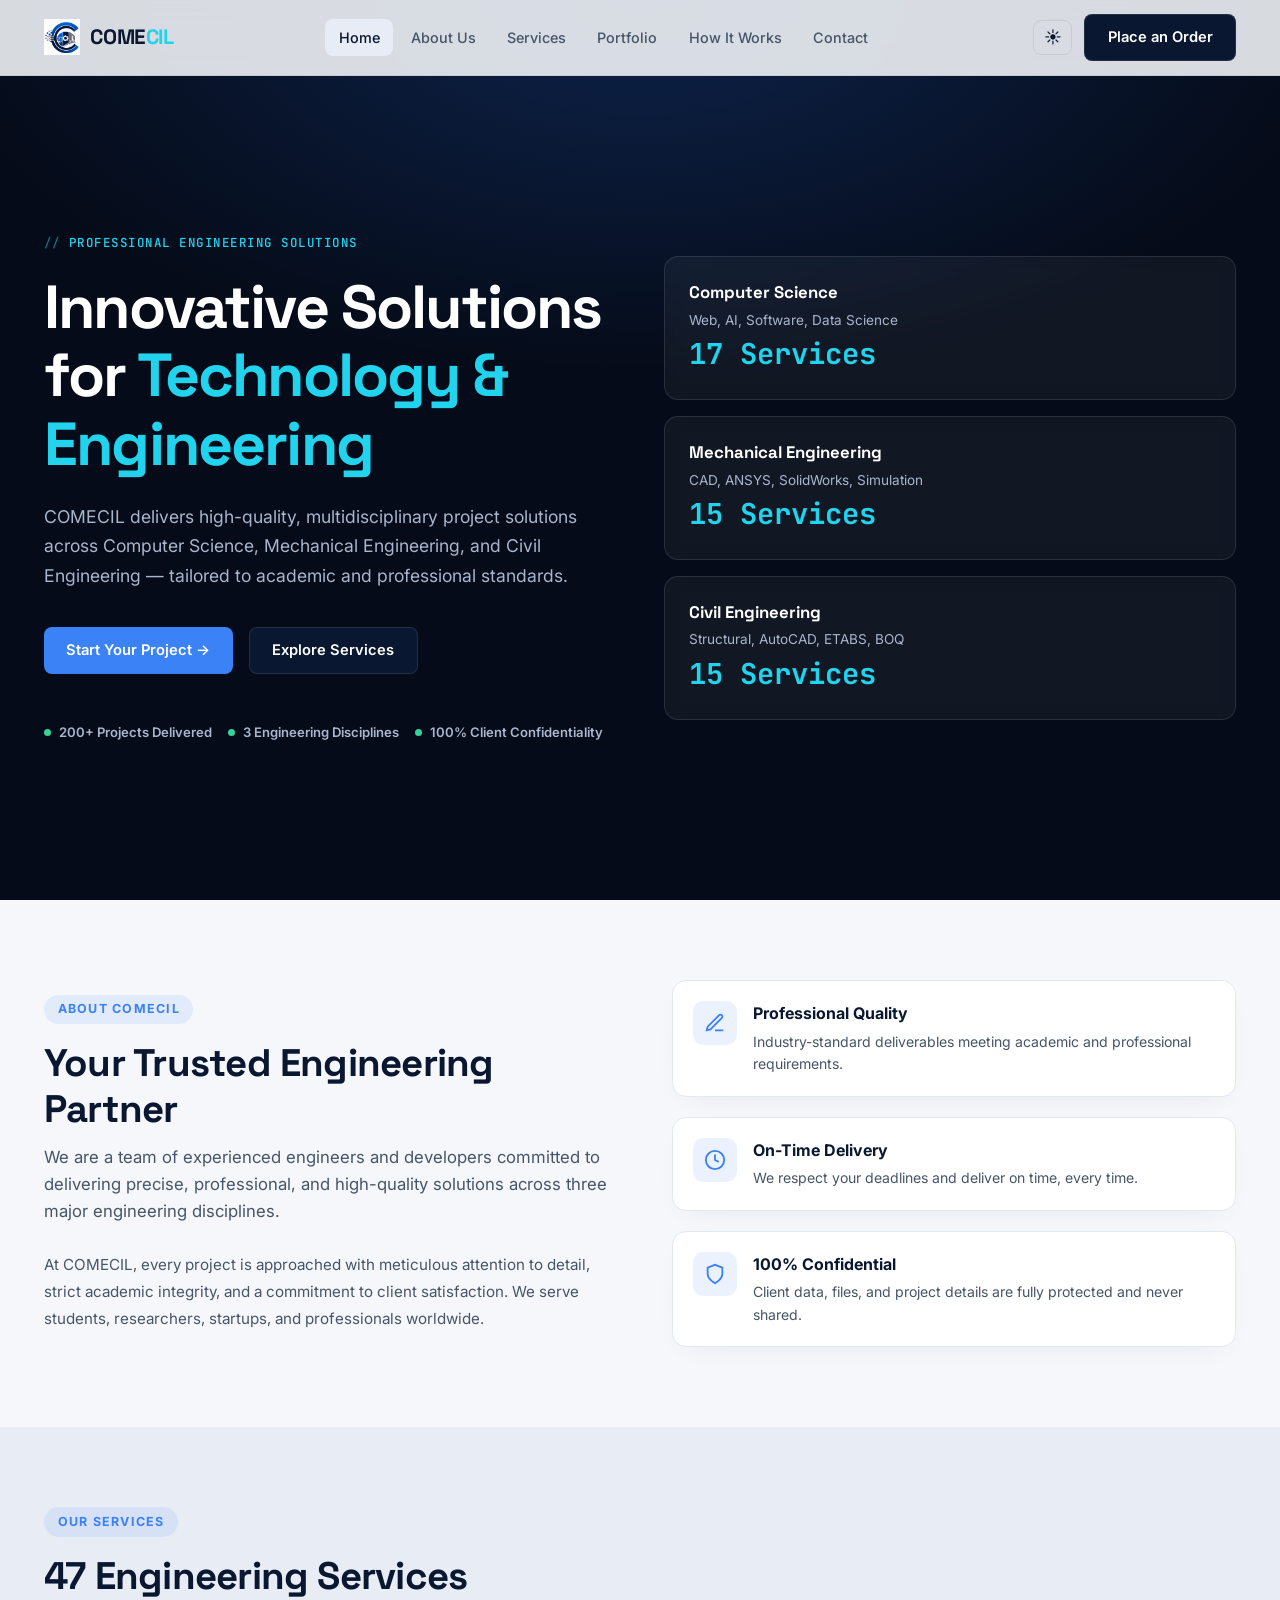
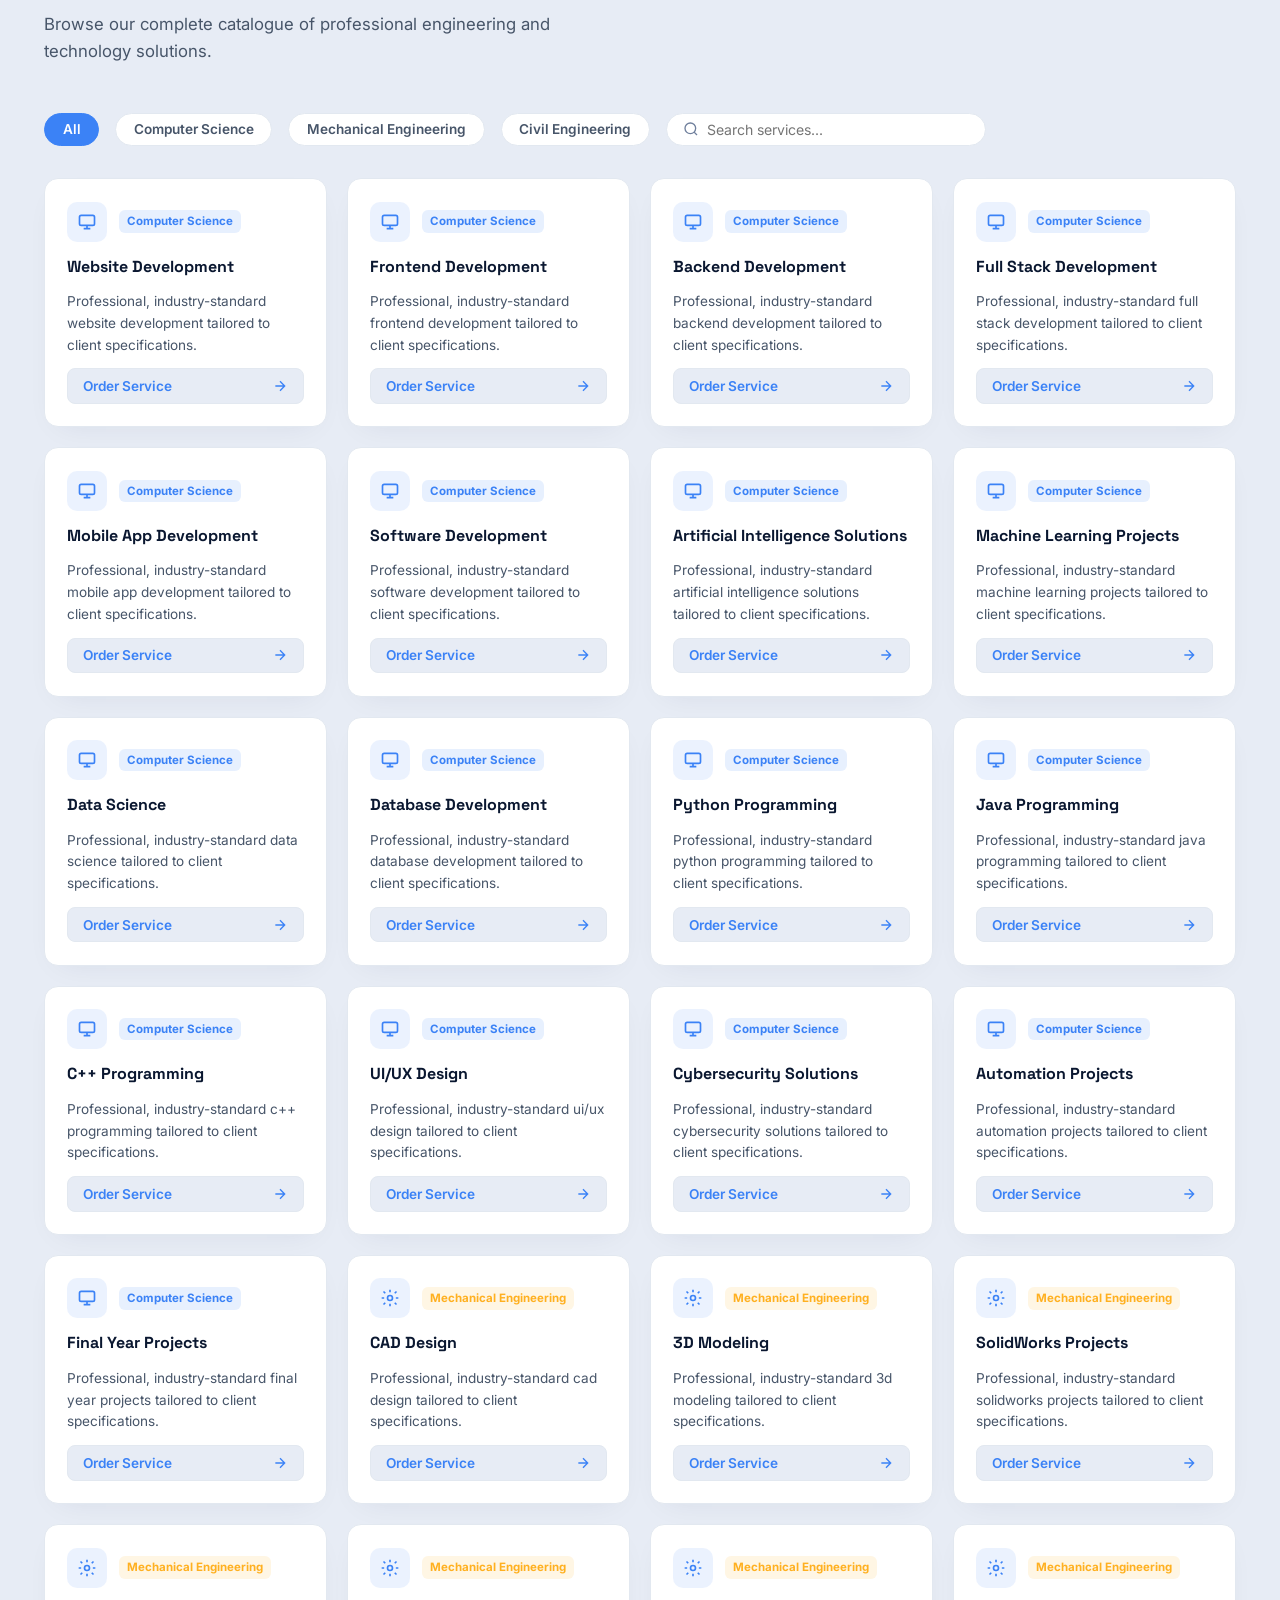
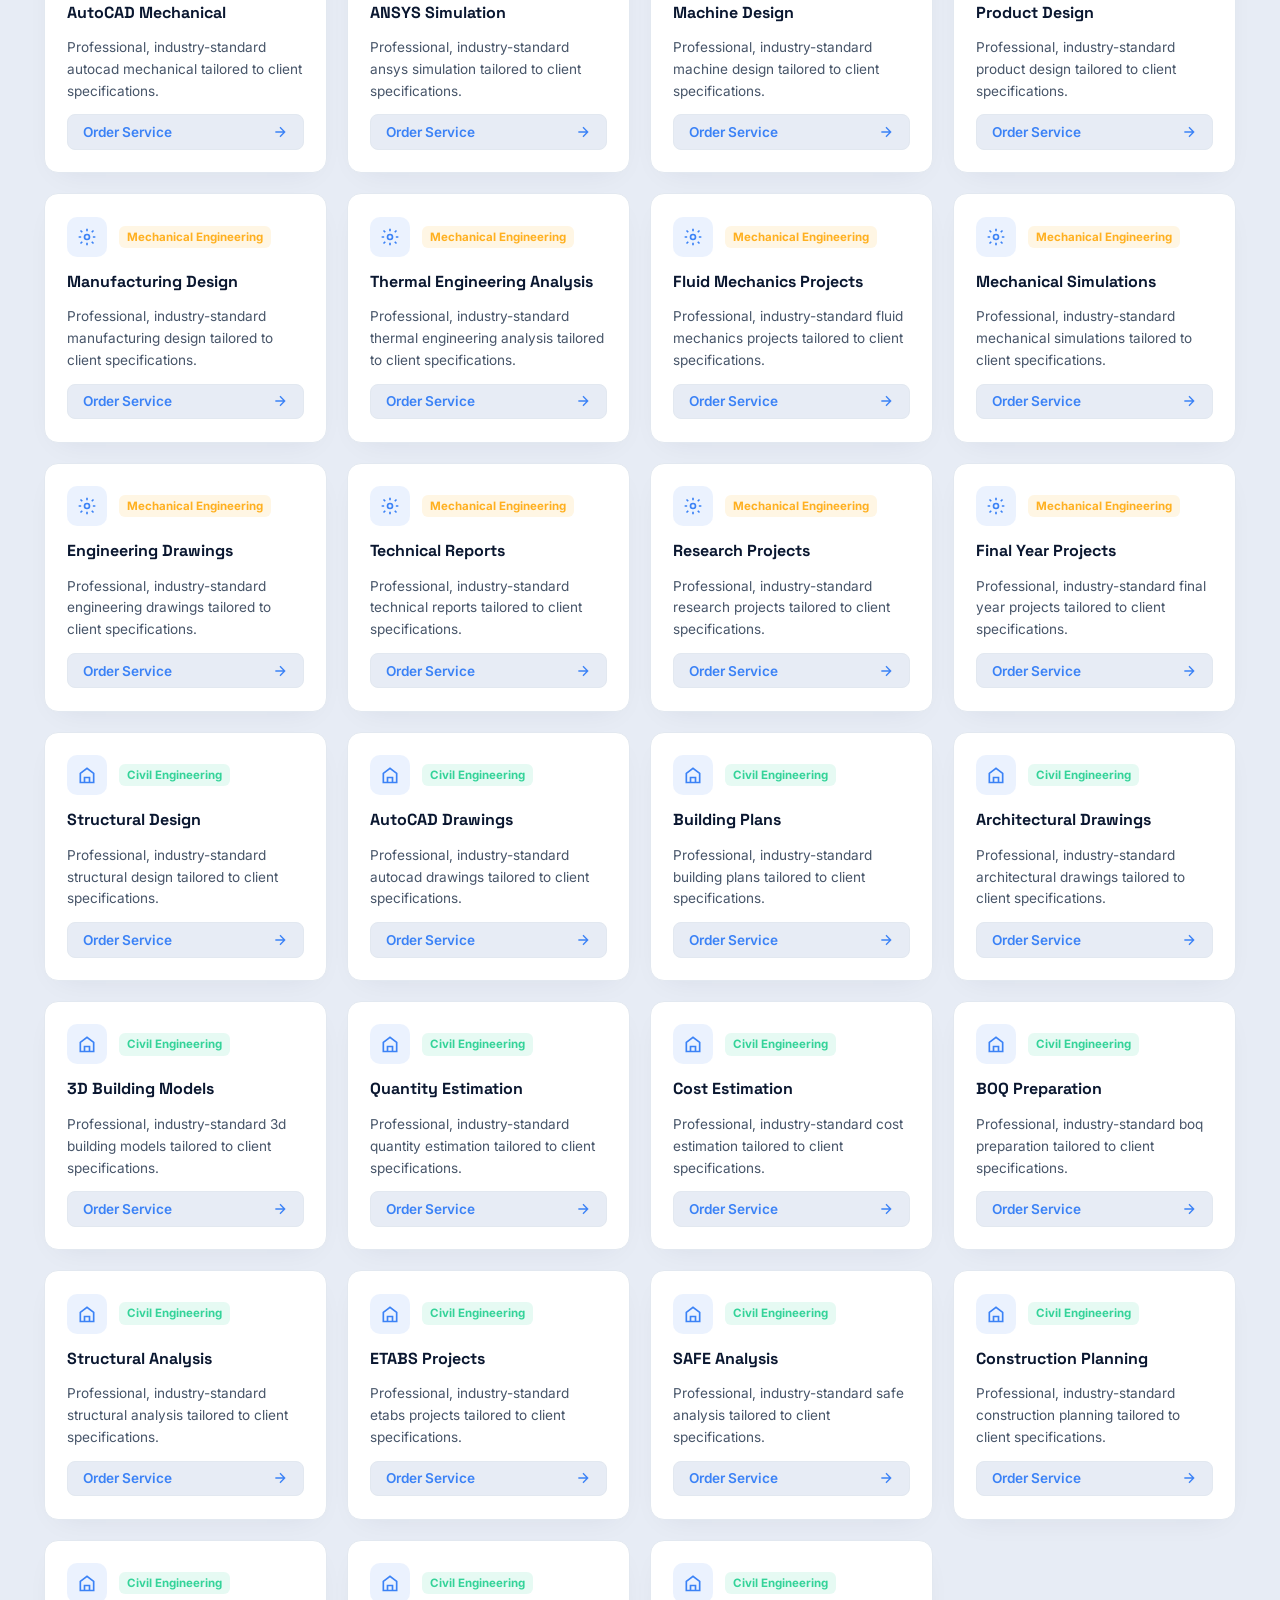
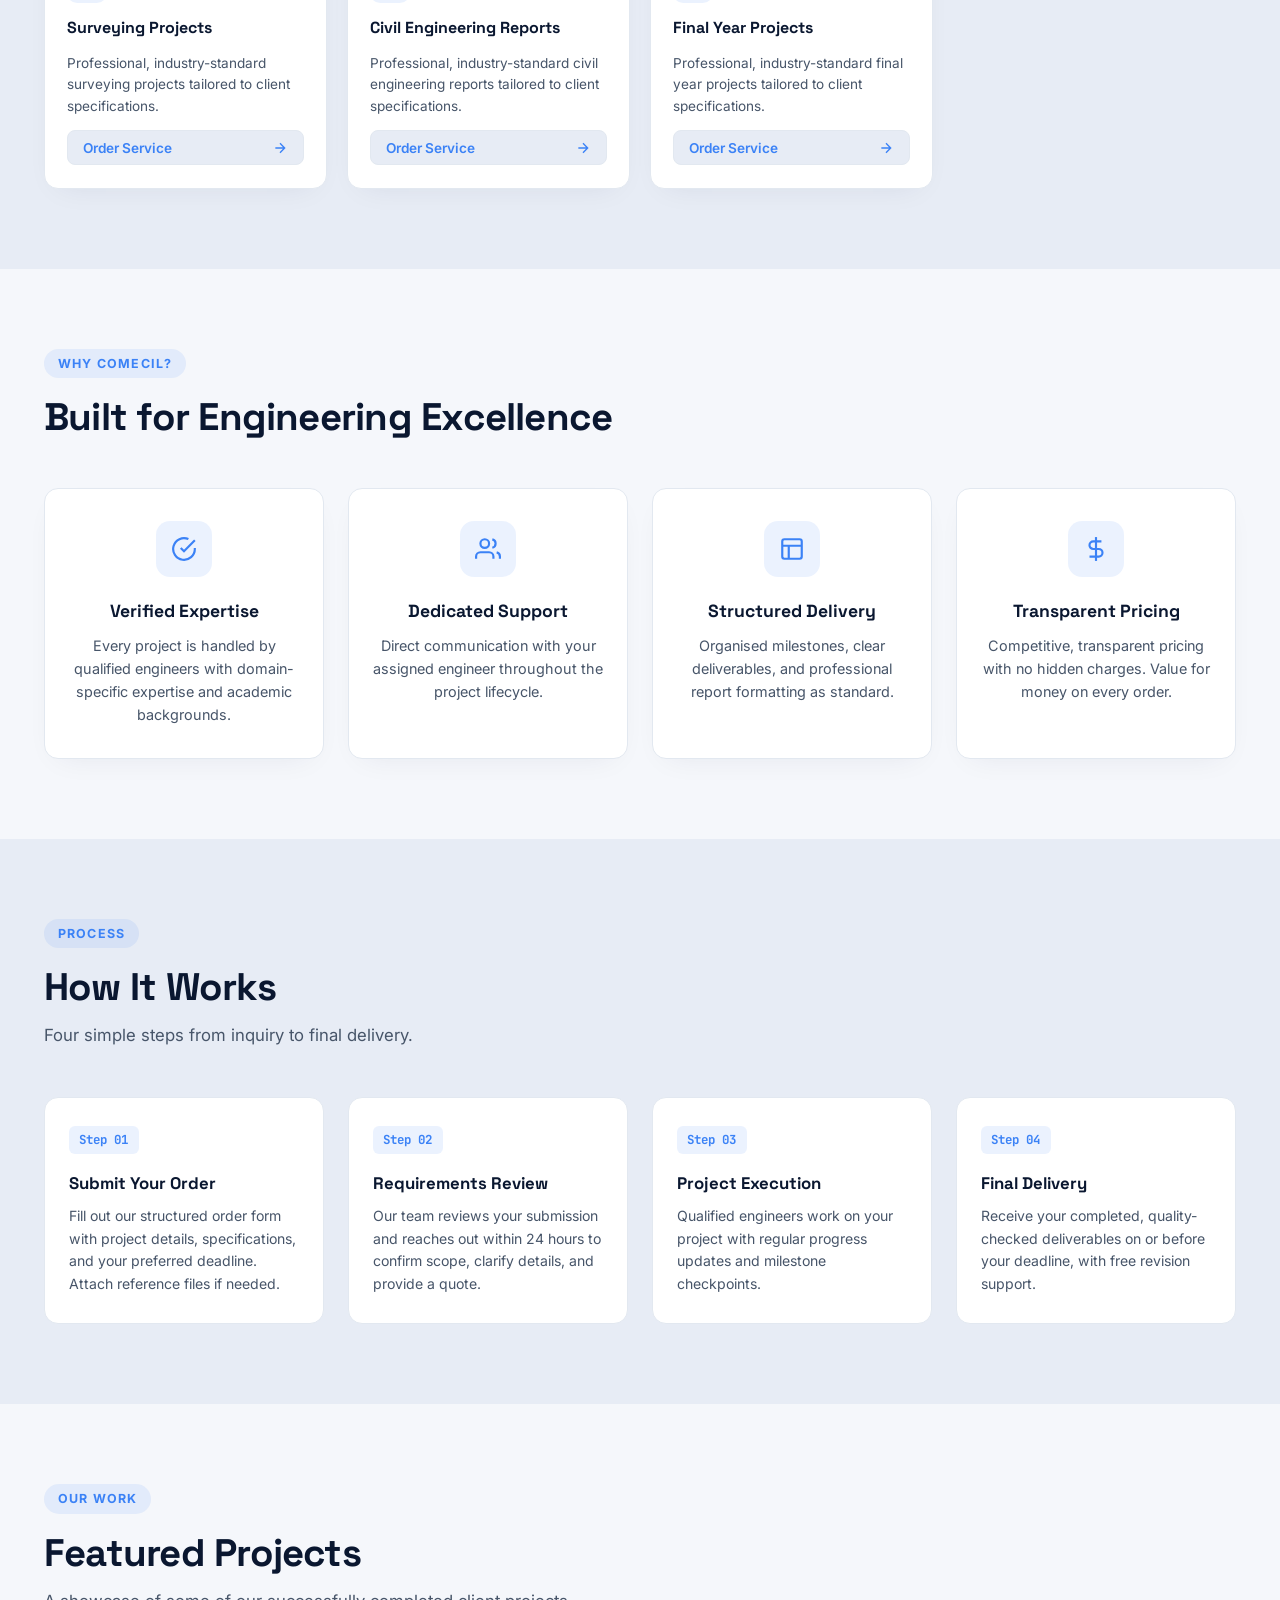
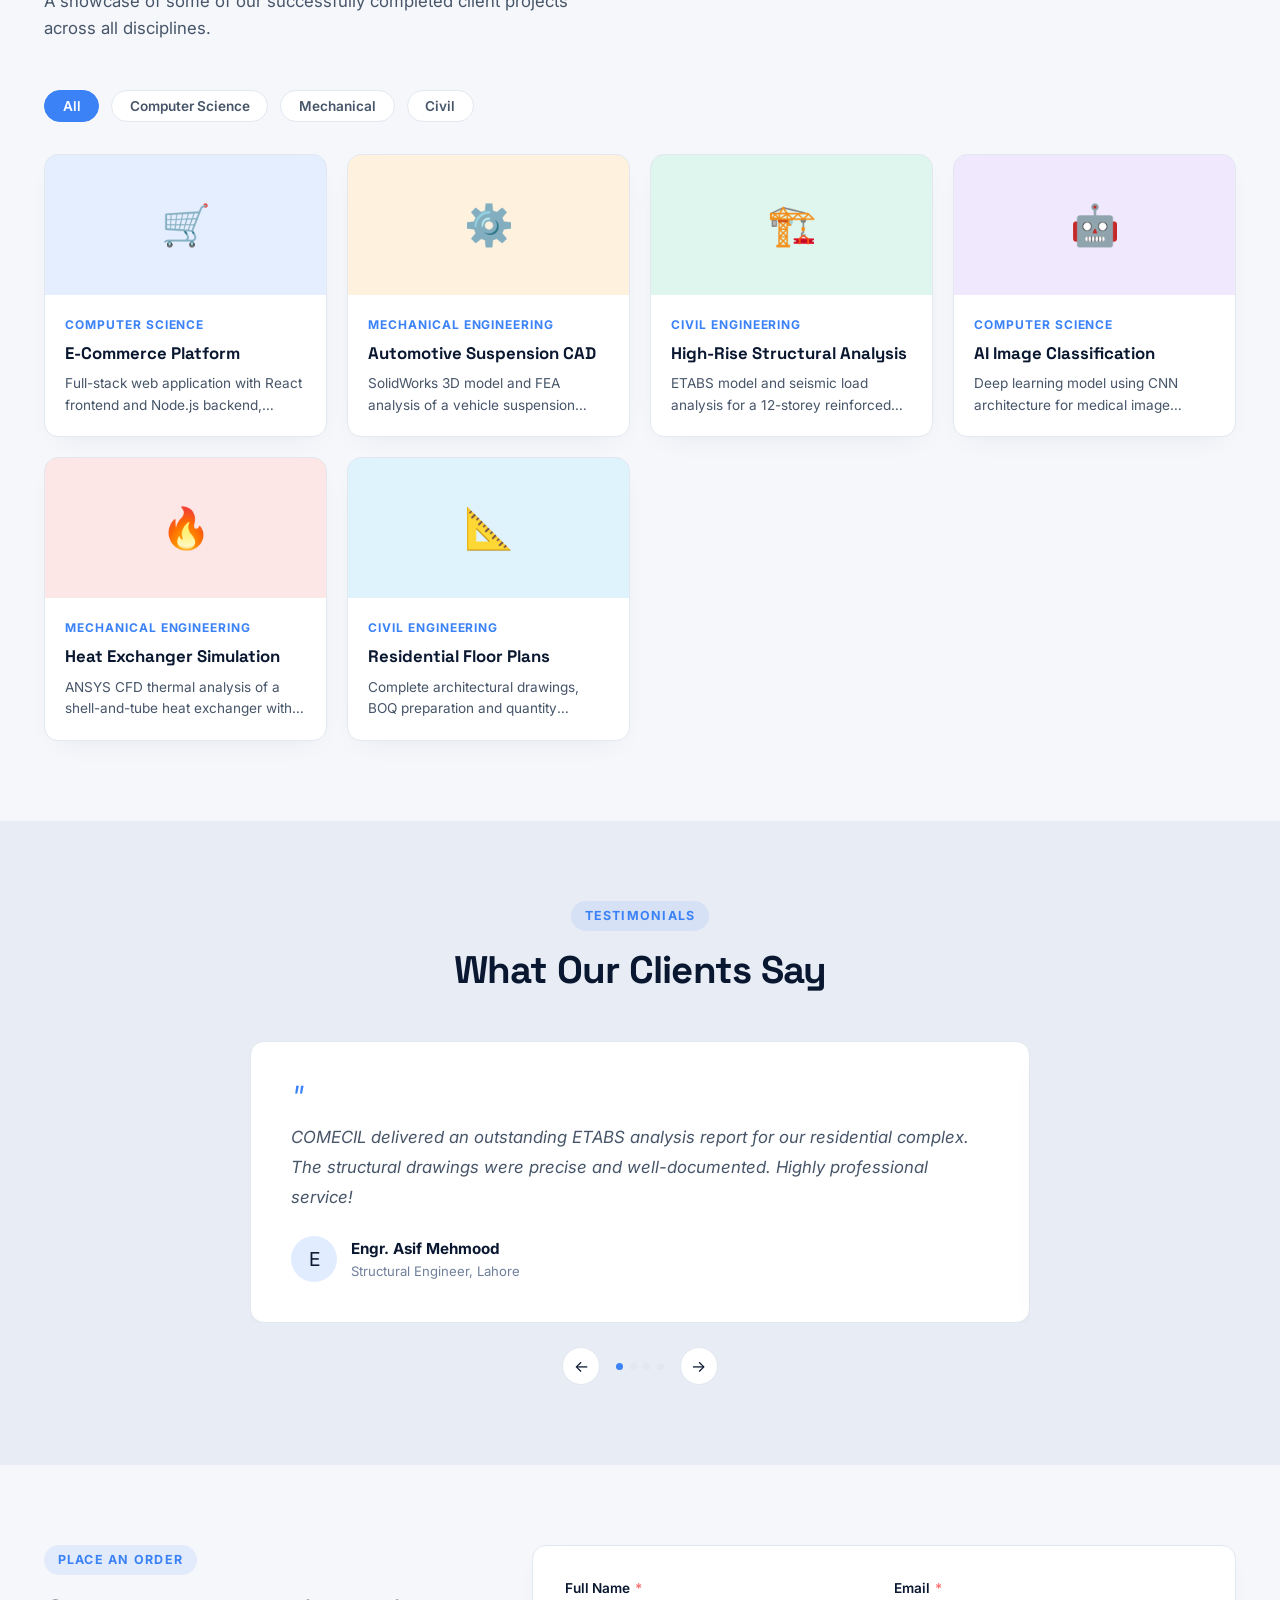
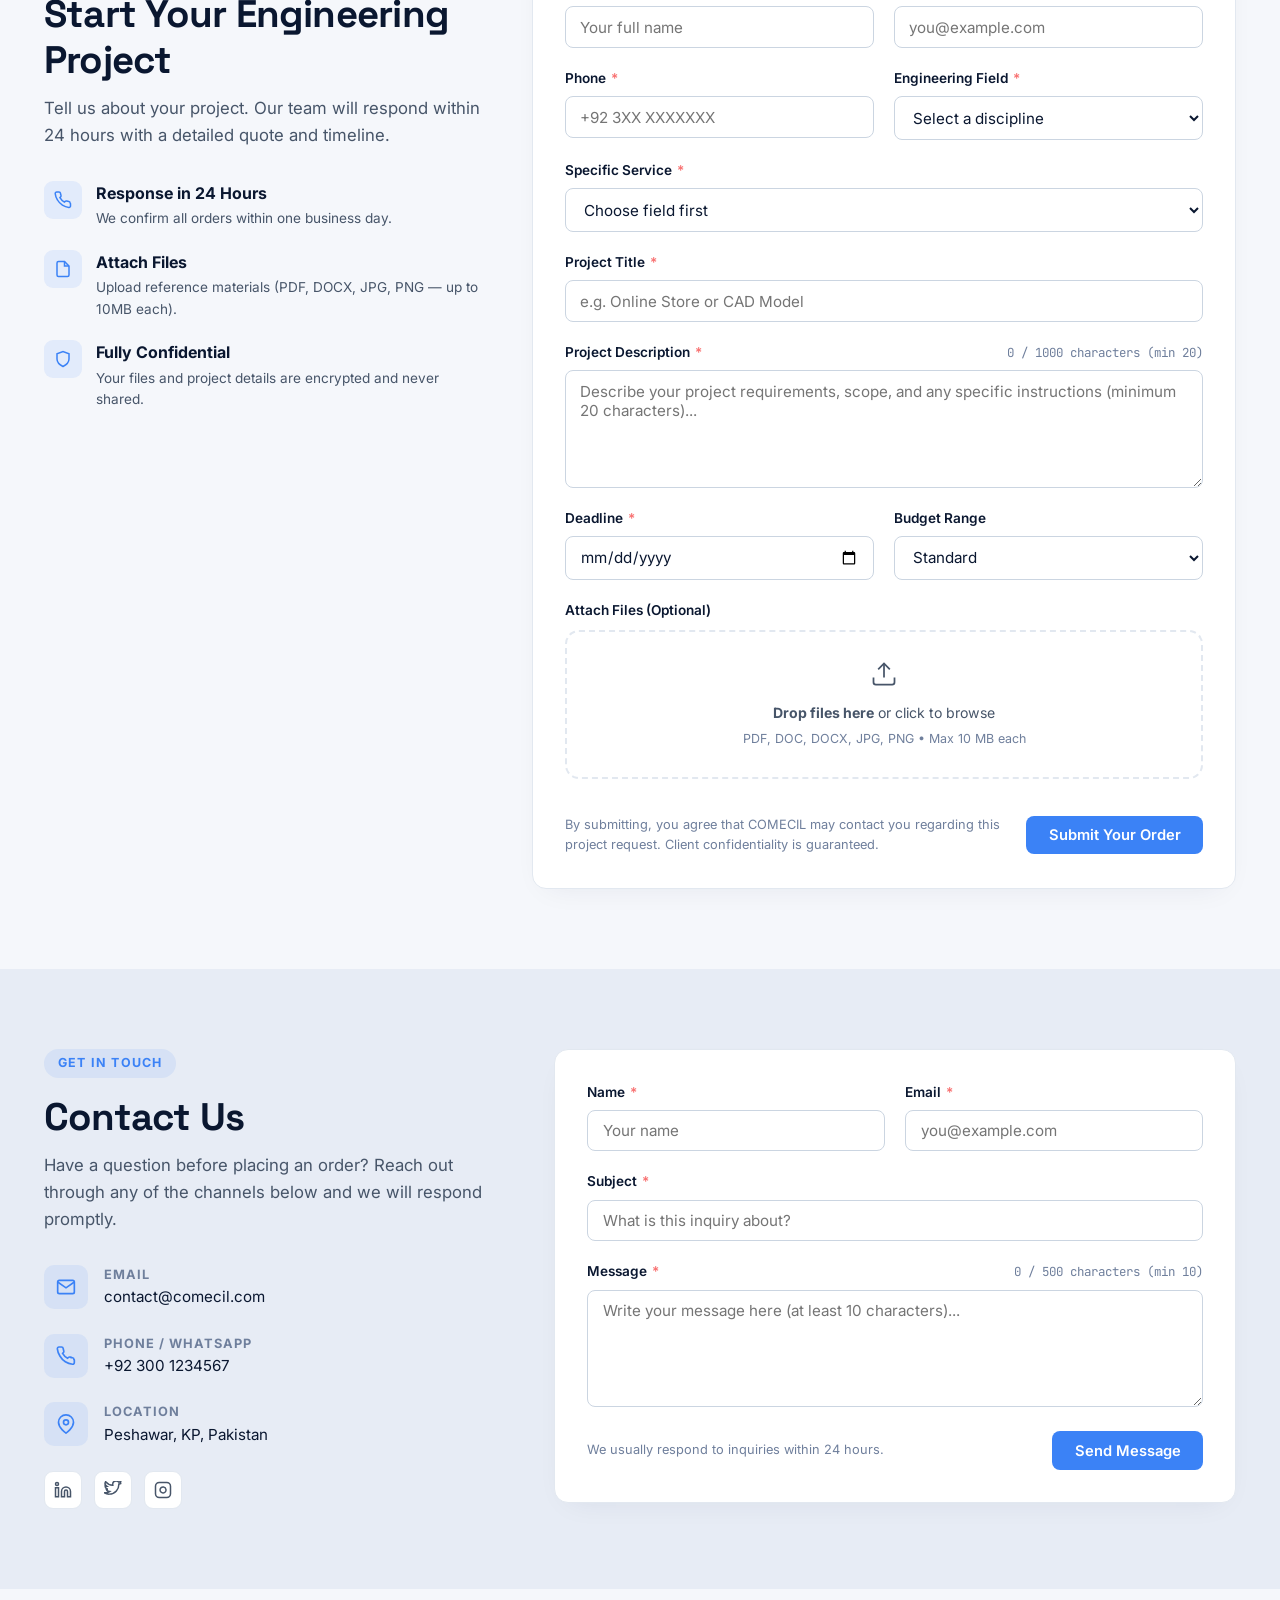
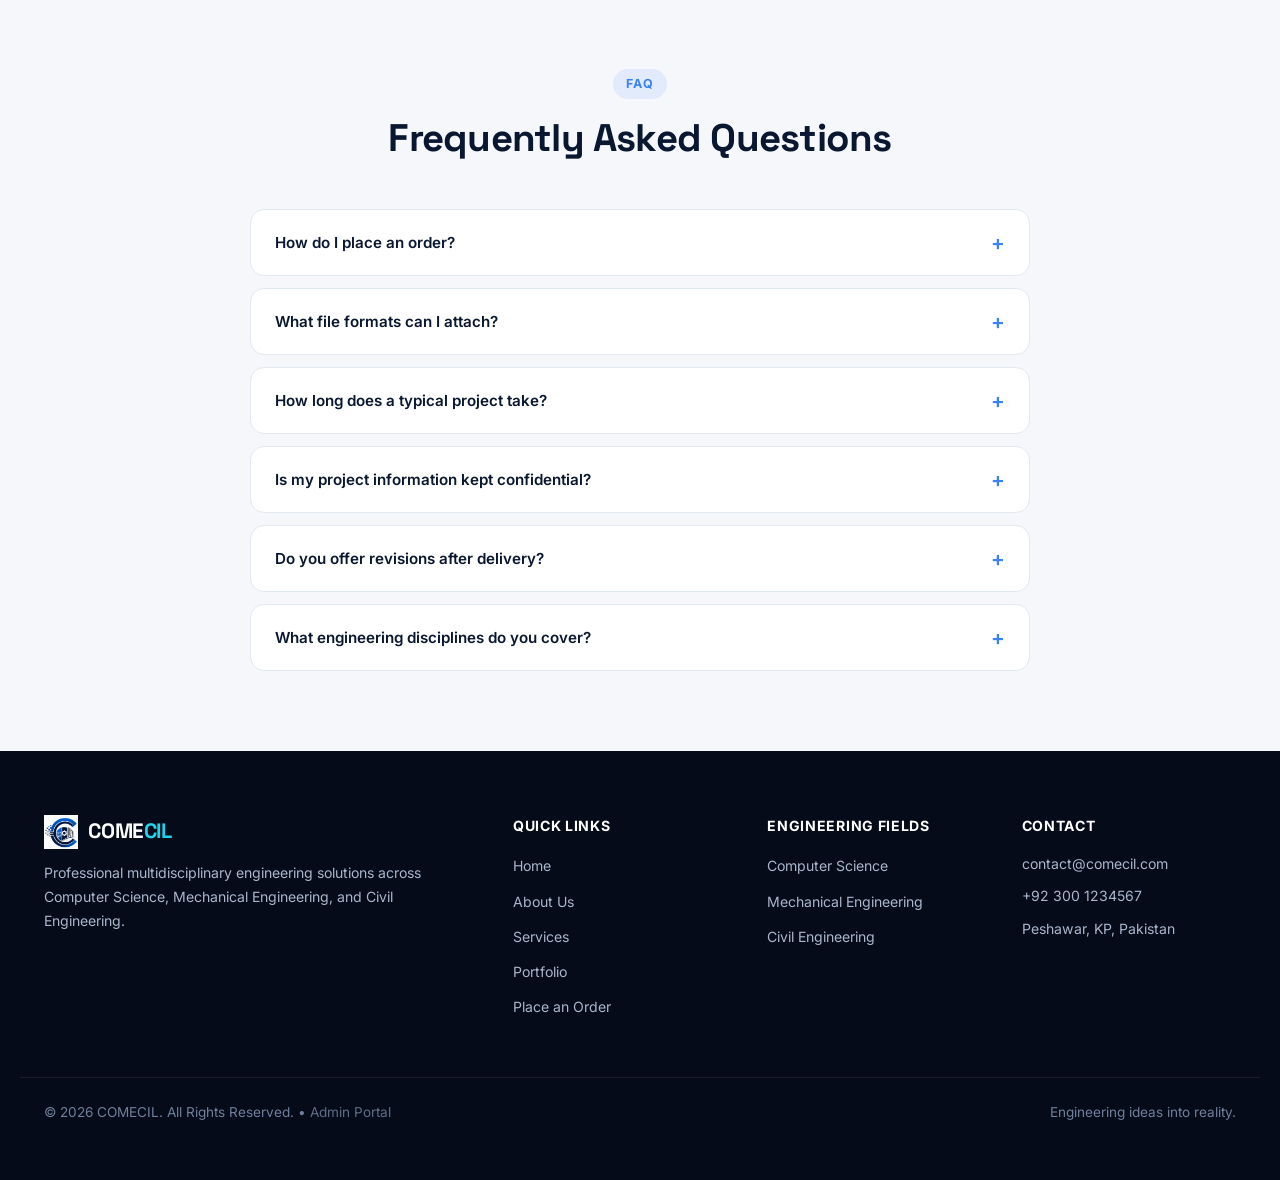
<file: comecil.html>
<!DOCTYPE html>
<html lang="en" data-theme="light">

<head>
  <meta charset="UTF-8">
  <meta name="viewport" content="width=device-width, initial-scale=1.0">
  <title>COMECIL &mdash; Computer Science &middot; Mechanical &middot; Civil Engineering Solutions</title>
  <meta name="description" content="COMECIL delivers professional multidisciplinary solutions across Computer Science, Mechanical Engineering and Civil Engineering.">
  <link rel="icon" type="image/png" href="comecil-icon.png">
  <link rel="preconnect" href="https://fonts.googleapis.com">
  <link rel="preconnect" href="https://fonts.gstatic.com" crossorigin>
  <link href="https://fonts.googleapis.com/css2?family=Space+Grotesk:wght@400;500;600;700&family=Inter:wght@400;500;600;700&family=JetBrains+Mono:wght@400;500;600&display=swap" rel="stylesheet">
  <style>
    /* ============ DESIGN TOKENS & THEMING ============ */
    :root {
      --blue-500: #1c4fa8;
      --cyan-400: #22d3ee;
      --cyan-300: #67e8f9;
      --electric: #3b82f6;
      --amber: #ffb020;
      --ok: #34d399;
      --err: #f87171;
      --warn: #fbbf24;
      --info: #38bdf8;
      --font-display: 'Space Grotesk', sans-serif;
      --font-body: 'Inter', sans-serif;
      --font-mono: 'JetBrains Mono', monospace;
      --radius: 14px;
      --radius-sm: 8px;
      --max: 1240px;
      --nav-h: 76px;
      /* LIGHT THEME */
      --bg-primary: #f5f7fb;
      --bg-secondary: #e7ecf5;
      --bg-card: #ffffff;
      --bg-card-border: #e2e8f0;
      --text-primary: #0a1730;
      --text-secondary: #475569;
      --text-muted: #6f7f9c;
      --input-bg: #ffffff;
      --input-border: #cbd5e1;
      --input-text: #0a1730;
      --header-bg: rgba(245,247,251,0.88);
      --header-border: rgba(10,23,48,0.08);
      --header-text: #0a1730;
      --header-link: #475569;
      --header-link-hover: #0a1730;
      --card-shadow: 0 10px 30px -15px rgba(15,33,68,0.09);
      --card-shadow-hover: 0 20px 40px -16px rgba(15,33,68,0.18);
      --navy-950: #050b18;
      --navy-900: #0a1730;
      --navy-800: #0f2144;
      --navy-700: #16305e;
      --steel-300: #a9b6cc;
      --steel-500: #6f7f9c;
      --paper: #f5f7fb;
      --paper-dim: #e7ecf5;
      --white: #ffffff;
    }
    [data-theme="dark"] {
      --bg-primary: #050b18;
      --bg-secondary: #0a1730;
      --bg-card: #0d1e3d;
      --bg-card-border: rgba(255,255,255,0.09);
      --text-primary: #f8fafc;
      --text-secondary: #cbd5e1;
      --text-muted: #94a3b8;
      --input-bg: #071329;
      --input-border: rgba(255,255,255,0.16);
      --input-text: #f8fafc;
      --header-bg: rgba(5,11,24,0.88);
      --header-border: rgba(255,255,255,0.08);
      --header-text: #ffffff;
      --header-link: #a9b6cc;
      --header-link-hover: #ffffff;
      --card-shadow: 0 10px 30px -15px rgba(0,0,0,0.6);
      --card-shadow-hover: 0 22px 48px -18px rgba(0,0,0,0.85);
      --paper: #050b18;
      --paper-dim: #0a1730;
      --steel-500: #94a3b8;
    }
    .theme-transitioning, .theme-transitioning * {
      transition: background-color 0.3s ease, color 0.3s ease, border-color 0.3s ease, box-shadow 0.3s ease !important;
    }

    /* ============ RESET & BASE ============ */
    *, *::before, *::after { box-sizing: border-box; margin: 0; padding: 0; }
    html { scroll-behavior: smooth; }
    body {
      font-family: var(--font-body);
      background-color: var(--bg-primary);
      color: var(--text-primary);
      line-height: 1.6;
      overflow-x: hidden;
      transition: background-color 0.3s ease, color 0.3s ease;
    }
    img { display: block; max-width: 100%; }
    a { color: inherit; text-decoration: none; }
    button { font-family: inherit; cursor: pointer; }
    ul { list-style: none; }
    input, select, textarea { font-family: inherit; }

    /* ============ NAVIGATION ============ */
    header {
      position: fixed;
      top: 0; left: 0; right: 0;
      height: var(--nav-h);
      background: var(--header-bg);
      border-bottom: 1px solid var(--header-border);
      backdrop-filter: blur(14px);
      -webkit-backdrop-filter: blur(14px);
      z-index: 1000;
      display: flex;
      align-items: center;
    }
    .nav-inner {
      max-width: var(--max);
      margin: 0 auto;
      padding: 0 1.5rem;
      width: 100%;
      display: flex;
      align-items: center;
      justify-content: space-between;
      gap: 1rem;
    }
    .brand { display: flex; align-items: center; gap: 0.65rem; text-decoration: none; }
    .brand img { height: 36px; width: auto; }
    .brand-text { font-family: var(--font-display); font-weight: 700; font-size: 1.3rem; color: var(--header-text); letter-spacing: -0.02em; }
    .brand-dot { color: var(--cyan-400); }
    .nav-links {
      display: flex;
      align-items: center;
      gap: 0.25rem;
    }
    .nav-links a {
      font-size: 0.9rem;
      font-weight: 500;
      color: var(--header-link);
      padding: 0.45rem 0.85rem;
      border-radius: var(--radius-sm);
      transition: color 0.15s, background 0.15s;
      position: relative;
    }
    .nav-links a:hover, .nav-links a.active { color: var(--header-link-hover); background: var(--bg-secondary); }
    .nav-cta {
      display: flex;
      align-items: center;
      gap: 0.75rem;
    }
    .theme-toggle {
      background: none;
      border: 1px solid var(--header-border);
      border-radius: var(--radius-sm);
      padding: 0.4rem 0.6rem;
      font-size: 1.05rem;
      color: var(--header-text);
      transition: background 0.15s, border-color 0.15s;
      display: flex; align-items: center;
    }
    .theme-toggle:hover { background: var(--bg-secondary); }
    .burger {
      display: none;
      background: none;
      border: 1px solid var(--header-border);
      border-radius: var(--radius-sm);
      padding: 0.4rem 0.55rem;
      flex-direction: column;
      gap: 4px;
    }
    .burger span { display: block; width: 20px; height: 2px; background: var(--header-text); border-radius: 2px; transition: all 0.25s; }
    @media (max-width: 960px) {
      header { backdrop-filter: none; -webkit-backdrop-filter: none; }
      .nav-links {
        position: fixed;
        top: var(--nav-h); left: 0; right: 0;
        width: 100vw;
        height: calc(100vh - var(--nav-h));
        background: var(--bg-primary) !important;
        border-top: 1px solid var(--header-border);
        flex-direction: column;
        align-items: flex-start;
        padding: 1.5rem;
        gap: 0.25rem;
        overflow-y: auto;
        z-index: 1999;
        opacity: 0;
        visibility: hidden;
        pointer-events: none;
        transform: translateY(-12px);
        transition: opacity 0.2s ease, transform 0.2s ease, visibility 0.2s ease;
      }
      .nav-links.open { opacity: 1; visibility: visible; pointer-events: auto; transform: translateY(0); }
      .nav-links a { font-size: 1.1rem; padding: 0.85rem 1rem; width: 100%; border-radius: 10px; }
      .nav-links a::after { display: none !important; }
      .burger { display: flex; }
      .nav-cta .btn-dark { display: none; }
      .mobile-drawer-order-btn {
        display: block !important;
        margin-top: 1rem;
        width: 100%;
        padding: 0.85rem;
        text-align: center;
        background: var(--electric);
        color: #fff;
        border-radius: var(--radius-sm);
        font-weight: 600;
        font-size: 1rem;
      }
    }
    @media (min-width: 961px) {
      .mobile-drawer-order-btn { display: none; }
    }

    /* ============ BUTTONS ============ */
    .btn {
      display: inline-flex; align-items: center; justify-content: center; gap: 0.5rem;
      padding: 0.65rem 1.4rem;
      border-radius: var(--radius-sm);
      font-weight: 600;
      font-size: 0.92rem;
      border: none;
      transition: all 0.18s ease;
      cursor: pointer;
      text-decoration: none;
    }
    .btn-primary { background: var(--electric); color: #fff; }
    .btn-primary:hover { background: #2563eb; transform: translateY(-1px); box-shadow: 0 6px 20px rgba(59,130,246,0.35); }
    .btn-dark { background: var(--navy-900); color: #fff; border: 1px solid rgba(255,255,255,0.1); }
    .btn-dark:hover { background: var(--navy-800); }
    .btn-dark-outline { background: transparent; color: var(--text-primary); border: 1.5px solid var(--bg-card-border); }
    .btn-dark-outline:hover { background: var(--bg-secondary); }

    /* ============ SECTIONS ============ */
    .section { padding: 5rem 0; }
    .container { max-width: var(--max); margin: 0 auto; padding: 0 1.5rem; }
    .section-label {
      display: inline-flex; align-items: center; gap: 0.5rem;
      font-size: 0.78rem; font-weight: 700; letter-spacing: 0.1em; text-transform: uppercase;
      color: var(--electric);
      background: rgba(59,130,246,0.1);
      padding: 0.3rem 0.85rem; border-radius: 20px;
      margin-bottom: 1rem;
    }
    .section-title {
      font-family: var(--font-display);
      font-size: clamp(1.8rem, 3vw, 2.6rem);
      font-weight: 700;
      color: var(--text-primary);
      line-height: 1.2;
      letter-spacing: -0.02em;
    }
    .section-sub {
      font-size: 1.05rem;
      color: var(--text-secondary);
      max-width: 580px;
      margin-top: 0.75rem;
    }
    .section-head { margin-bottom: 3rem; }

    /* ============ HERO ============ */
    .hero {
      min-height: 100vh;
      background: var(--navy-950);
      display: flex; align-items: center;
      padding-top: var(--nav-h);
      position: relative;
      overflow: hidden;
    }
    .hero::before {
      content: '';
      position: absolute; inset: 0;
      background: radial-gradient(ellipse 80% 60% at 50% 0%, rgba(28,79,168,0.35) 0%, transparent 70%);
      pointer-events: none;
    }
    .hero-inner {
      max-width: var(--max); margin: 0 auto; padding: 5rem 1.5rem;
      position: relative; z-index: 1;
      display: grid; grid-template-columns: 1fr 1fr; align-items: center; gap: 3rem;
    }
    .hero-eyebrow {
      font-family: var(--font-mono);
      font-size: 0.78rem; font-weight: 500;
      color: var(--cyan-400);
      letter-spacing: 0.12em; text-transform: uppercase;
      margin-bottom: 1.25rem;
      display: flex; align-items: center; gap: 0.5rem;
    }
    .hero-eyebrow::before { content: '//'; opacity: 0.5; }
    .hero-title {
      font-family: var(--font-display);
      font-size: clamp(2.4rem, 5vw, 3.8rem);
      font-weight: 700;
      color: #ffffff;
      line-height: 1.12;
      letter-spacing: -0.03em;
      margin-bottom: 1.5rem;
    }
    .hero-title span { color: var(--cyan-400); }
    .hero-desc { font-size: 1.1rem; color: var(--steel-300); line-height: 1.7; margin-bottom: 2.25rem; }
    .hero-actions { display: flex; gap: 1rem; flex-wrap: wrap; }
    .hero-badge-row {
      display: flex; gap: 1rem; flex-wrap: wrap; margin-top: 3rem;
    }
    .hero-badge {
      display: flex; align-items: center; gap: 0.5rem;
      font-size: 0.82rem; font-weight: 600; color: var(--steel-300);
    }
    .hero-badge-dot { width: 7px; height: 7px; border-radius: 50%; background: var(--ok); }
    .hero-visual {
      display: flex; flex-direction: column; gap: 1rem;
    }
    .hero-card {
      background: rgba(255,255,255,0.05);
      border: 1px solid rgba(255,255,255,0.1);
      border-radius: var(--radius);
      padding: 1.35rem 1.5rem;
      backdrop-filter: blur(8px);
    }
    .hero-card-title { font-family: var(--font-display); font-size: 1.05rem; font-weight: 700; color: #fff; margin-bottom: 0.25rem; }
    .hero-card-sub { font-size: 0.85rem; color: var(--steel-300); }
    .hero-card-count { font-family: var(--font-mono); font-size: 1.8rem; font-weight: 700; color: var(--cyan-400); }
    @media (max-width: 768px) {
      .hero-inner { grid-template-columns: 1fr; }
      .hero-visual { display: none; }
    }

    /* ============ ABOUT ============ */
    .about-grid { display: grid; grid-template-columns: 1fr 1fr; gap: 4rem; align-items: center; }
    .about-features { display: grid; gap: 1.25rem; }
    .about-feature {
      display: flex; gap: 1rem; align-items: flex-start;
      background: var(--bg-card);
      border: 1px solid var(--bg-card-border);
      border-radius: var(--radius);
      padding: 1.25rem;
      box-shadow: var(--card-shadow);
    }
    .about-icon {
      width: 44px; height: 44px; border-radius: 10px;
      background: rgba(59,130,246,0.1);
      display: flex; align-items: center; justify-content: center; flex-shrink: 0;
    }
    .about-icon svg { stroke: var(--electric); width: 22px; height: 22px; fill: none; stroke-width: 2; }
    @media (max-width: 768px) {
      .about-grid { grid-template-columns: 1fr; }
    }

    /* ============ SERVICES ============ */
    .services-filter-row {
      display: flex; flex-wrap: wrap; gap: 1rem; align-items: center; margin-bottom: 2rem;
    }
    .service-filter-btn {
      background: var(--bg-card);
      border: 1.5px solid var(--bg-card-border);
      border-radius: 20px;
      padding: 0.45rem 1.1rem;
      font-size: 0.85rem; font-weight: 600;
      color: var(--text-secondary);
      cursor: pointer;
      transition: all 0.15s;
    }
    .service-filter-btn.active { background: var(--electric); color: #fff; border-color: var(--electric); }
    .search-box {
      display: flex; align-items: center; gap: 0.5rem;
      background: var(--bg-card);
      border: 1.5px solid var(--bg-card-border);
      border-radius: 20px;
      padding: 0.45rem 1rem;
      flex: 1; max-width: 320px;
    }
    .search-box svg { stroke: var(--text-muted); width: 16px; height: 16px; fill: none; stroke-width: 2; flex-shrink: 0; }
    .search-box input { background: none; border: none; outline: none; font-size: 0.88rem; color: var(--input-text); width: 100%; }
    .search-clear-btn { background: none; border: none; color: var(--text-muted); font-size: 1.1rem; line-height: 1; cursor: pointer; display: none; }
    .services-grid {
      display: grid;
      grid-template-columns: repeat(auto-fill, minmax(260px, 1fr));
      gap: 1.25rem;
    }
    .service-card {
      background: var(--bg-card);
      border: 1px solid var(--bg-card-border);
      border-radius: var(--radius);
      padding: 1.4rem;
      box-shadow: var(--card-shadow);
      transition: box-shadow 0.2s, transform 0.2s;
      display: flex; flex-direction: column; gap: 0.75rem;
    }
    .service-card:hover { box-shadow: var(--card-shadow-hover); transform: translateY(-3px); }
    .service-card-top { display: flex; align-items: center; gap: 0.75rem; }
    .service-card-icon {
      width: 40px; height: 40px; border-radius: 10px;
      background: rgba(59,130,246,0.1);
      display: flex; align-items: center; justify-content: center; flex-shrink: 0;
    }
    .service-card-icon svg { width: 20px; height: 20px; fill: none; stroke: var(--electric); stroke-width: 2; }
    .service-cat-badge {
      font-size: 0.72rem; font-weight: 700; padding: 2px 8px; border-radius: 6px;
    }
    .service-cat-badge.cs       { background: rgba(59,130,246,0.12); color: var(--electric); }
    .service-cat-badge.mech     { background: rgba(255,176,32,0.12); color: var(--amber); }
    .service-cat-badge.civil    { background: rgba(52,211,153,0.12); color: var(--ok); }
    .service-card-title { font-family: var(--font-display); font-size: 1rem; font-weight: 700; color: var(--text-primary); }
    .service-card-desc { font-size: 0.85rem; color: var(--text-secondary); flex: 1; }
    .service-card-btn {
      display: flex; align-items: center; justify-content: space-between;
      padding: 0.55rem 0.9rem;
      background: var(--bg-secondary);
      border: 1px solid var(--bg-card-border);
      border-radius: var(--radius-sm);
      font-size: 0.85rem; font-weight: 600;
      color: var(--electric);
      cursor: pointer;
      transition: background 0.15s, color 0.15s;
      margin-top: auto;
    }
    .service-card-btn:hover { background: var(--electric); color: #fff; }
    .services-empty-state {
      text-align: center; padding: 3.5rem 1rem;
      color: var(--text-muted); font-size: 0.95rem;
    }

    /* ============ WHY US ============ */
    .why-grid { display: grid; grid-template-columns: repeat(auto-fit, minmax(250px, 1fr)); gap: 1.5rem; }
    .why-card {
      background: var(--bg-card);
      border: 1px solid var(--bg-card-border);
      border-radius: var(--radius);
      padding: 2rem 1.5rem;
      box-shadow: var(--card-shadow);
      text-align: center;
    }
    .why-icon {
      width: 56px; height: 56px; border-radius: 14px;
      background: rgba(59,130,246,0.1);
      display: flex; align-items: center; justify-content: center;
      margin: 0 auto 1.25rem;
    }
    .why-icon svg { width: 26px; height: 26px; fill: none; stroke: var(--electric); stroke-width: 2; }
    .why-card h3 { font-family: var(--font-display); font-size: 1.1rem; font-weight: 700; margin-bottom: 0.5rem; }
    .why-card p { font-size: 0.9rem; color: var(--text-secondary); }

    /* ============ HOW IT WORKS ============ */
    .how-grid { display: grid; grid-template-columns: repeat(auto-fit, minmax(220px, 1fr)); gap: 1.5rem; position: relative; }
    .how-step {
      background: var(--bg-card);
      border: 1px solid var(--bg-card-border);
      border-radius: var(--radius);
      padding: 1.75rem 1.5rem;
      position: relative;
    }
    .how-num {
      font-family: var(--font-mono); font-size: 0.78rem; font-weight: 700;
      color: var(--electric);
      background: rgba(59,130,246,0.1);
      padding: 0.25rem 0.65rem; border-radius: 6px;
      display: inline-block; margin-bottom: 1rem;
    }
    .how-step h3 { font-family: var(--font-display); font-size: 1.05rem; font-weight: 700; margin-bottom: 0.5rem; }
    .how-step p { font-size: 0.88rem; color: var(--text-secondary); }

    /* ============ PORTFOLIO ============ */
    .filter-row { display: flex; gap: 0.75rem; flex-wrap: wrap; margin-bottom: 2rem; }
    .filter-btn {
      background: var(--bg-card);
      border: 1.5px solid var(--bg-card-border);
      border-radius: 20px;
      padding: 0.45rem 1.1rem;
      font-size: 0.85rem; font-weight: 600;
      color: var(--text-secondary);
      cursor: pointer; transition: all 0.15s;
    }
    .filter-btn.active { background: var(--electric); color: #fff; border-color: var(--electric); }
    .portfolio-grid {
      display: grid;
      grid-template-columns: repeat(auto-fill, minmax(280px, 1fr));
      gap: 1.25rem;
    }
    .portfolio-card {
      background: var(--bg-card);
      border: 1px solid var(--bg-card-border);
      border-radius: var(--radius);
      overflow: hidden;
      cursor: pointer;
      box-shadow: var(--card-shadow);
      transition: box-shadow 0.2s, transform 0.2s;
    }
    .portfolio-card:hover { box-shadow: var(--card-shadow-hover); transform: translateY(-3px); }
    .portfolio-card-hero {
      height: 140px;
      display: flex; align-items: center; justify-content: center;
      font-size: 2.5rem;
    }
    .portfolio-card-body { padding: 1.25rem; }
    .portfolio-cat { font-size: 0.75rem; font-weight: 700; text-transform: uppercase; letter-spacing: 0.08em; color: var(--electric); margin-bottom: 0.35rem; }
    .portfolio-title { font-family: var(--font-display); font-size: 1.05rem; font-weight: 700; color: var(--text-primary); margin-bottom: 0.4rem; }
    .portfolio-desc { font-size: 0.85rem; color: var(--text-secondary); display: -webkit-box; -webkit-line-clamp: 2; -webkit-box-orient: vertical; overflow: hidden; }

    /* Modal */
    .modal-overlay {
      position: fixed; inset: 0;
      background: rgba(5,11,24,0.65);
      backdrop-filter: blur(4px);
      z-index: 2000;
      display: flex; align-items: center; justify-content: center;
      padding: 1.5rem;
      opacity: 0; pointer-events: none; transition: opacity 0.2s;
    }
    .modal-overlay.open { opacity: 1; pointer-events: auto; }
    .modal-box {
      background: var(--bg-card);
      border: 1px solid var(--bg-card-border);
      border-radius: var(--radius);
      width: 100%; max-width: 680px;
      max-height: 90vh; overflow-y: auto;
      box-shadow: 0 20px 60px rgba(0,0,0,0.3);
    }
    .modal-hero { height: 160px; display: flex; align-items: center; justify-content: center; font-size: 3.5rem; border-radius: var(--radius) var(--radius) 0 0; }
    .modal-content { padding: 2rem; }
    .modal-close {
      position: absolute; top: 1rem; right: 1rem;
      background: rgba(255,255,255,0.1); border: none; color: #fff;
      width: 34px; height: 34px; border-radius: 50%;
      font-size: 1.4rem; line-height: 1; cursor: pointer;
    }

    /* ============ TESTIMONIALS ============ */
    .testi-wrap { position: relative; }
    .testi-track { overflow: hidden; }
    .testi-slides { display: flex; transition: transform 0.4s ease; }
    .testi-slide {
      min-width: 100%;
      background: var(--bg-card);
      border: 1px solid var(--bg-card-border);
      border-radius: var(--radius);
      padding: 2.5rem;
      box-shadow: var(--card-shadow);
    }
    .testi-quote { font-size: 1.05rem; color: var(--text-secondary); line-height: 1.8; margin-bottom: 1.5rem; font-style: italic; }
    .testi-quote::before { content: '"'; font-size: 2rem; color: var(--electric); line-height: 1; display: block; margin-bottom: 0.5rem; }
    .testi-author { display: flex; align-items: center; gap: 0.85rem; }
    .testi-avatar {
      width: 46px; height: 46px; border-radius: 50%;
      background: rgba(59,130,246,0.15);
      display: flex; align-items: center; justify-content: center;
      font-size: 1.2rem; flex-shrink: 0;
    }
    .testi-name { font-weight: 700; font-size: 0.95rem; }
    .testi-role { font-size: 0.82rem; color: var(--text-muted); }
    .testi-nav {
      display: flex; align-items: center; justify-content: center; gap: 1rem;
      margin-top: 1.5rem;
    }
    .testi-arrow {
      background: var(--bg-card);
      border: 1px solid var(--bg-card-border);
      border-radius: 50%;
      width: 38px; height: 38px;
      font-size: 1rem; cursor: pointer;
      color: var(--text-primary);
      transition: background 0.15s;
    }
    .testi-arrow:hover { background: var(--electric); color: #fff; border-color: var(--electric); }
    .testi-dots { display: flex; gap: 0.4rem; }
    .testi-dot {
      width: 7px; height: 7px; border-radius: 50%;
      background: var(--bg-card-border); cursor: pointer; transition: background 0.15s;
    }
    .testi-dot.active { background: var(--electric); }

    /* ============ ORDER FORM ============ */
    .order-section { background: var(--bg-primary); }
    .order-grid { display: grid; grid-template-columns: 1fr 1.6fr; gap: 3rem; align-items: start; }
    .order-info-list { display: flex; flex-direction: column; gap: 1.25rem; margin-top: 2rem; }
    .order-info-item { display: flex; gap: 0.85rem; align-items: flex-start; }
    .order-info-icon {
      width: 38px; height: 38px; border-radius: 9px;
      background: rgba(59,130,246,0.1);
      display: flex; align-items: center; justify-content: center; flex-shrink: 0;
    }
    .order-info-icon svg { width: 18px; height: 18px; fill: none; stroke: var(--electric); stroke-width: 2; }
    .form-card {
      background: var(--bg-card);
      border: 1px solid var(--bg-card-border);
      border-radius: var(--radius);
      padding: 2rem;
      box-shadow: var(--card-shadow);
    }
    .form-row { display: grid; grid-template-columns: 1fr 1fr; gap: 1.25rem; }
    .field { display: flex; flex-direction: column; gap: 0.4rem; }
    .field label { font-size: 0.85rem; font-weight: 600; color: var(--text-primary); }
    .field label .req { color: var(--err); margin-left: 2px; }
    .field input, .field select, .field textarea {
      background: var(--input-bg);
      border: 1.5px solid var(--input-border);
      border-radius: var(--radius-sm);
      padding: 0.65rem 0.9rem;
      font-size: 0.95rem;
      color: var(--input-text);
      outline: none;
      transition: border-color 0.15s, box-shadow 0.15s;
      width: 100%;
    }
    .field input:focus, .field select:focus, .field textarea:focus {
      border-color: var(--electric);
      box-shadow: 0 0 0 3px rgba(59,130,246,0.15);
    }
    .field.error input, .field.error select, .field.error textarea { border-color: var(--err); }
    .field-error { font-size: 0.8rem; color: var(--err); display: none; }
    .field.error .field-error { display: block; }
    .field-label-row { display: flex; align-items: center; justify-content: space-between; }
    .char-counter { font-size: 0.78rem; color: var(--text-muted); font-family: var(--font-mono); }
    .file-drop {
      border: 2px dashed var(--bg-card-border);
      border-radius: var(--radius);
      padding: 1.75rem;
      text-align: center;
      cursor: pointer;
      transition: border-color 0.15s, background 0.15s;
      color: var(--text-secondary);
      font-size: 0.88rem;
    }
    .file-drop:hover, .file-drop.dragover { border-color: var(--electric); background: rgba(59,130,246,0.04); }
    .file-list { display: flex; flex-direction: column; gap: 0.5rem; margin-top: 0.75rem; }
    .file-item {
      display: flex; align-items: center; justify-content: space-between;
      background: var(--bg-secondary);
      border: 1px solid var(--bg-card-border);
      border-radius: var(--radius-sm);
      padding: 0.6rem 0.85rem;
    }
    .file-item-info { display: flex; align-items: center; gap: 0.5rem; font-size: 0.85rem; }
    .file-name { font-weight: 600; max-width: 220px; white-space: nowrap; overflow: hidden; text-overflow: ellipsis; }
    .file-size { color: var(--text-muted); }
    .file-remove-btn {
      background: none; border: none; color: var(--err);
      font-size: 1.2rem; line-height: 1; cursor: pointer;
    }
    .form-footer { display: flex; align-items: center; justify-content: space-between; gap: 1rem; margin-top: 1.5rem; flex-wrap: wrap; }
    .form-note { font-size: 0.8rem; color: var(--text-muted); flex: 1; }
    .spinner {
      display: none;
      width: 16px; height: 16px;
      border: 2px solid rgba(255,255,255,0.3);
      border-radius: 50%;
      border-top-color: #fff;
      animation: spin 0.7s linear infinite;
    }
    .spinner.show { display: inline-block; }
    @keyframes spin { to { transform: rotate(360deg); } }
    .success-box, .error-box {
      display: none;
      align-items: flex-start; gap: 0.85rem;
      padding: 1rem 1.25rem;
      border-radius: var(--radius-sm);
      margin-top: 1.25rem;
      font-size: 0.9rem;
    }
    .success-box.show { display: flex; background: rgba(52,211,153,0.12); color: #065f46; border: 1px solid rgba(52,211,153,0.3); }
    .error-box.show   { display: flex; background: rgba(248,113,113,0.1);  color: #991b1b; border: 1px solid rgba(248,113,113,0.25); }
    @media (max-width: 768px) {
      .order-grid { grid-template-columns: 1fr; }
      .form-row { grid-template-columns: 1fr; }
    }

    /* ============ CONTACT ============ */
    .contact-grid { display: grid; grid-template-columns: 1fr 1.5fr; gap: 3.5rem; align-items: start; }
    .contact-info { display: flex; flex-direction: column; gap: 1.5rem; }
    .contact-item { display: flex; gap: 1rem; align-items: flex-start; }
    .contact-icon {
      width: 44px; height: 44px; border-radius: 10px;
      background: rgba(59,130,246,0.1);
      display: flex; align-items: center; justify-content: center; flex-shrink: 0;
    }
    .contact-icon svg { width: 20px; height: 20px; fill: none; stroke: var(--electric); stroke-width: 2; }
    .contact-label { font-size: 0.8rem; font-weight: 700; text-transform: uppercase; letter-spacing: 0.08em; color: var(--text-muted); }
    .contact-value { font-size: 0.95rem; color: var(--text-primary); }
    .social-links { display: flex; gap: 0.75rem; margin-top: 0.5rem; }
    .social-links a {
      width: 38px; height: 38px;
      background: var(--bg-card); border: 1px solid var(--bg-card-border); border-radius: 9px;
      display: flex; align-items: center; justify-content: center;
      color: var(--text-secondary); transition: background 0.15s, color 0.15s;
    }
    .social-links a:hover { background: var(--electric); color: #fff; border-color: var(--electric); }
    .social-links svg { width: 18px; height: 18px; fill: none; stroke: currentColor; stroke-width: 2; }
    @media (max-width: 768px) { .contact-grid { grid-template-columns: 1fr; } }

    /* ============ FAQ ============ */
    .faq-list { display: flex; flex-direction: column; gap: 0.75rem; max-width: 780px; margin: 0 auto; }
    .faq-item {
      background: var(--bg-card);
      border: 1px solid var(--bg-card-border);
      border-radius: var(--radius);
      overflow: hidden;
    }
    .faq-q {
      display: flex; align-items: center; justify-content: space-between;
      padding: 1.25rem 1.5rem;
      font-weight: 600; font-size: 0.95rem;
      cursor: pointer;
      background: none; border: none; width: 100%;
      color: var(--text-primary); text-align: left;
    }
    .faq-icon { font-size: 1.3rem; color: var(--electric); transition: transform 0.2s; }
    .faq-item.open .faq-icon { transform: rotate(45deg); }
    .faq-a { max-height: 0; overflow: hidden; transition: max-height 0.3s ease; }
    .faq-a-inner { padding: 0 1.5rem 1.25rem; font-size: 0.9rem; color: var(--text-secondary); line-height: 1.7; }

    /* ============ FOOTER ============ */
    footer {
      background: var(--navy-950);
      color: var(--steel-300);
      padding: 4rem 0 2rem;
    }
    .footer-grid {
      max-width: var(--max); margin: 0 auto; padding: 0 1.5rem;
      display: grid; grid-template-columns: 2fr 1fr 1fr 1fr;
      gap: 2.5rem; margin-bottom: 3rem;
    }
    .footer-brand .brand-text { color: #fff; }
    .footer-brand p { font-size: 0.88rem; color: var(--steel-300); margin-top: 0.75rem; line-height: 1.7; }
    footer h4 { color: #ffffff; font-size: 0.88rem; font-weight: 700; letter-spacing: 0.05em; text-transform: uppercase; margin-bottom: 1rem; }
    footer ul li { margin-bottom: 0.6rem; }
    footer ul li a { font-size: 0.88rem; color: var(--steel-300); transition: color 0.15s; }
    footer ul li a:hover { color: var(--cyan-400); }
    footer ul li:not(:has(a)) { font-size: 0.88rem; }
    .footer-bottom {
      max-width: var(--max); margin: 0 auto; padding: 1.5rem;
      border-top: 1px solid rgba(255,255,255,0.08);
      display: flex; align-items: center; justify-content: space-between;
      font-size: 0.85rem; color: var(--steel-500);
      flex-wrap: wrap; gap: 0.5rem;
    }
    @media (max-width: 768px) {
      .footer-grid { grid-template-columns: 1fr 1fr; }
      .footer-brand { grid-column: 1/-1; }
    }

    /* ============ BACK-TO-TOP ============ */
    .to-top {
      position: fixed; bottom: 2rem; right: 2rem;
      width: 44px; height: 44px; border-radius: 50%;
      background: var(--electric); color: #fff;
      border: none; box-shadow: 0 4px 16px rgba(59,130,246,0.4);
      display: flex; align-items: center; justify-content: center;
      opacity: 0; pointer-events: none; transform: translateY(10px);
      transition: opacity 0.2s, transform 0.2s;
      z-index: 900; cursor: pointer;
    }
    .to-top.show { opacity: 1; pointer-events: auto; transform: translateY(0); }
    .to-top:hover { background: #2563eb; transform: translateY(-2px) !important; }

    /* ============ TOASTS ============ */
    .toast-container {
      position: fixed; top: calc(var(--nav-h) + 1rem); right: 1.25rem;
      z-index: 9000; display: flex; flex-direction: column; gap: 0.65rem;
      max-width: 360px;
    }
    .toast {
      display: flex; align-items: flex-start; gap: 0.75rem;
      padding: 0.85rem 1rem;
      border-radius: var(--radius-sm);
      background: var(--bg-card);
      border: 1px solid var(--bg-card-border);
      box-shadow: 0 8px 24px rgba(0,0,0,0.12);
      animation: toastIn 0.25s ease;
      font-size: 0.88rem;
    }
    .toast-icon { font-size: 1.1rem; flex-shrink: 0; }
    .toast-close { margin-left: auto; background: none; border: none; color: var(--text-muted); cursor: pointer; font-size: 1rem; }
    @keyframes toastIn { from { transform: translateX(20px); opacity: 0; } to { transform: none; opacity: 1; } }

    /* ============ REVEAL ============ */
    .reveal { opacity: 0; transform: translateY(20px); transition: opacity 0.5s ease, transform 0.5s ease; }
    .reveal.in { opacity: 1; transform: none; }
  </style>
</head>

<body>

  <!-- ============ NAVIGATION ============ -->
  <header id="siteHeader">
    <div class="nav-inner">
      <a href="#home" class="brand">
        <img src="comecil-icon.png" alt="COMECIL Logo">
        <span class="brand-text">COME<span class="brand-dot">CIL</span></span>
      </a>
      <nav class="nav-links" id="navLinks" aria-label="Main Navigation">
        <a href="#home" class="active">Home</a>
        <a href="#about">About Us</a>
        <a href="#services">Services</a>
        <a href="#portfolio">Portfolio</a>
        <a href="#how">How It Works</a>
        <a href="#contact">Contact</a>
        <a href="#order" class="mobile-drawer-order-btn">Place an Order</a>
      </nav>
      <div class="nav-cta">
        <button class="theme-toggle" id="themeToggle" title="Toggle dark/light mode" aria-label="Toggle theme">☀️</button>
        <a href="#order" class="btn btn-dark btn-dark">Place an Order</a>
        <button class="burger" id="burgerBtn" aria-label="Toggle navigation menu" aria-expanded="false">
          <span></span><span></span><span></span>
        </button>
      </div>
    </div>
  </header>

  <!-- ============ HERO ============ -->
  <section class="hero" id="home">
    <div class="hero-inner">
      <div class="hero-content">
        <div class="hero-eyebrow">Professional Engineering Solutions</div>
        <h1 class="hero-title">Innovative Solutions for <span>Technology &amp; Engineering</span></h1>
        <p class="hero-desc">COMECIL delivers high-quality, multidisciplinary project solutions across Computer Science, Mechanical Engineering, and Civil Engineering — tailored to academic and professional standards.</p>
        <div class="hero-actions">
          <a href="#order" class="btn btn-primary">Start Your Project &rarr;</a>
          <a href="#services" class="btn btn-dark">Explore Services</a>
        </div>
        <div class="hero-badge-row">
          <div class="hero-badge"><span class="hero-badge-dot"></span> 200+ Projects Delivered</div>
          <div class="hero-badge"><span class="hero-badge-dot"></span> 3 Engineering Disciplines</div>
          <div class="hero-badge"><span class="hero-badge-dot"></span> 100% Client Confidentiality</div>
        </div>
      </div>
      <div class="hero-visual">
        <div class="hero-card">
          <div class="hero-card-title">Computer Science</div>
          <div class="hero-card-sub">Web, AI, Software, Data Science</div>
          <div class="hero-card-count">17 Services</div>
        </div>
        <div class="hero-card">
          <div class="hero-card-title">Mechanical Engineering</div>
          <div class="hero-card-sub">CAD, ANSYS, SolidWorks, Simulation</div>
          <div class="hero-card-count">15 Services</div>
        </div>
        <div class="hero-card">
          <div class="hero-card-title">Civil Engineering</div>
          <div class="hero-card-sub">Structural, AutoCAD, ETABS, BOQ</div>
          <div class="hero-card-count">15 Services</div>
        </div>
      </div>
    </div>
  </section>

  <!-- ============ ABOUT ============ -->
  <section class="section" id="about">
    <div class="container">
      <div class="about-grid">
        <div>
          <span class="section-label">About COMECIL</span>
          <h2 class="section-title">Your Trusted Engineering Partner</h2>
          <p class="section-sub">We are a team of experienced engineers and developers committed to delivering precise, professional, and high-quality solutions across three major engineering disciplines.</p>
          <br>
          <p style="font-size:0.95rem; color:var(--text-secondary); line-height:1.8;">
            At COMECIL, every project is approached with meticulous attention to detail, strict academic integrity, and a commitment to client satisfaction. We serve students, researchers, startups, and professionals worldwide.
          </p>
        </div>
        <div class="about-features">
          <div class="about-feature reveal">
            <div class="about-icon"><svg viewBox="0 0 24 24"><path d="M12 20h9M16.5 3.5a2.121 2.121 0 0 1 3 3L7 19l-4 1 1-4L16.5 3.5z"/></svg></div>
            <div><h4 style="font-weight:700; margin-bottom:0.25rem;">Professional Quality</h4><p style="font-size:0.88rem; color:var(--text-secondary);">Industry-standard deliverables meeting academic and professional requirements.</p></div>
          </div>
          <div class="about-feature reveal" style="transition-delay:.1s;">
            <div class="about-icon"><svg viewBox="0 0 24 24"><circle cx="12" cy="12" r="10"/><path d="M12 6v6l4 2"/></svg></div>
            <div><h4 style="font-weight:700; margin-bottom:0.25rem;">On-Time Delivery</h4><p style="font-size:0.88rem; color:var(--text-secondary);">We respect your deadlines and deliver on time, every time.</p></div>
          </div>
          <div class="about-feature reveal" style="transition-delay:.2s;">
            <div class="about-icon"><svg viewBox="0 0 24 24"><path d="M12 22s8-4 8-10V5l-8-3-8 3v7c0 6 8 10 8 10z"/></svg></div>
            <div><h4 style="font-weight:700; margin-bottom:0.25rem;">100% Confidential</h4><p style="font-size:0.88rem; color:var(--text-secondary);">Client data, files, and project details are fully protected and never shared.</p></div>
          </div>
        </div>
      </div>
    </div>
  </section>

  <!-- ============ SERVICES ============ -->
  <section class="section" id="services" style="background:var(--bg-secondary);">
    <div class="container">
      <div class="section-head">
        <span class="section-label">Our Services</span>
        <h2 class="section-title">47 Engineering Services</h2>
        <p class="section-sub">Browse our complete catalogue of professional engineering and technology solutions.</p>
      </div>
      <div class="services-filter-row" id="servicesFilterRow">
        <button class="service-filter-btn active" data-category="all">All</button>
        <button class="service-filter-btn" data-category="Computer Science">Computer Science</button>
        <button class="service-filter-btn" data-category="Mechanical Engineering">Mechanical Engineering</button>
        <button class="service-filter-btn" data-category="Civil Engineering">Civil Engineering</button>
        <div class="search-box">
          <svg viewBox="0 0 24 24"><circle cx="11" cy="11" r="8"/><path d="M21 21l-4.35-4.35"/></svg>
          <input type="text" id="serviceSearchInput" placeholder="Search services..." aria-label="Search services">
          <button type="button" id="serviceSearchClear" class="search-clear-btn" aria-label="Clear search">&times;</button>
        </div>
      </div>
      <div class="services-grid" id="servicesGrid"></div>
      <div class="services-empty-state" id="servicesEmptyState" style="display:none;">
        <p>No engineering services matched your search<span id="servicesSearchQueryDisplay"></span> in the selected discipline.</p>
        <br>
        <button type="button" class="btn btn-dark-outline" id="servicesResetBtn">Reset Filters &amp; Search</button>
      </div>
    </div>
  </section>

  <!-- ============ WHY US ============ -->
  <section class="section" id="why">
    <div class="container">
      <div class="section-head reveal">
        <span class="section-label">Why COMECIL?</span>
        <h2 class="section-title">Built for Engineering Excellence</h2>
      </div>
      <div class="why-grid">
        <div class="why-card reveal">
          <div class="why-icon"><svg viewBox="0 0 24 24"><path d="M22 11.08V12a10 10 0 1 1-5.93-9.14"/><polyline points="22 4 12 14.01 9 11.01"/></svg></div>
          <h3>Verified Expertise</h3>
          <p>Every project is handled by qualified engineers with domain-specific expertise and academic backgrounds.</p>
        </div>
        <div class="why-card reveal" style="transition-delay:.1s;">
          <div class="why-icon"><svg viewBox="0 0 24 24"><path d="M17 21v-2a4 4 0 0 0-4-4H5a4 4 0 0 0-4 4v2"/><circle cx="9" cy="7" r="4"/><path d="M23 21v-2a4 4 0 0 0-3-3.87M16 3.13a4 4 0 0 1 0 7.75"/></svg></div>
          <h3>Dedicated Support</h3>
          <p>Direct communication with your assigned engineer throughout the project lifecycle.</p>
        </div>
        <div class="why-card reveal" style="transition-delay:.2s;">
          <div class="why-icon"><svg viewBox="0 0 24 24"><rect x="3" y="3" width="18" height="18" rx="2" ry="2"/><path d="M3 9h18M9 21V9"/></svg></div>
          <h3>Structured Delivery</h3>
          <p>Organised milestones, clear deliverables, and professional report formatting as standard.</p>
        </div>
        <div class="why-card reveal" style="transition-delay:.3s;">
          <div class="why-icon"><svg viewBox="0 0 24 24"><line x1="12" y1="1" x2="12" y2="23"/><path d="M17 5H9.5a3.5 3.5 0 0 0 0 7h5a3.5 3.5 0 0 1 0 7H6"/></svg></div>
          <h3>Transparent Pricing</h3>
          <p>Competitive, transparent pricing with no hidden charges. Value for money on every order.</p>
        </div>
      </div>
    </div>
  </section>

  <!-- ============ HOW IT WORKS ============ -->
  <section class="section" id="how" style="background:var(--bg-secondary);">
    <div class="container">
      <div class="section-head reveal">
        <span class="section-label">Process</span>
        <h2 class="section-title">How It Works</h2>
        <p class="section-sub">Four simple steps from inquiry to final delivery.</p>
      </div>
      <div class="how-grid">
        <div class="how-step reveal">
          <div class="how-num">Step 01</div>
          <h3>Submit Your Order</h3>
          <p>Fill out our structured order form with project details, specifications, and your preferred deadline. Attach reference files if needed.</p>
        </div>
        <div class="how-step reveal" style="transition-delay:.1s;">
          <div class="how-num">Step 02</div>
          <h3>Requirements Review</h3>
          <p>Our team reviews your submission and reaches out within 24 hours to confirm scope, clarify details, and provide a quote.</p>
        </div>
        <div class="how-step reveal" style="transition-delay:.2s;">
          <div class="how-num">Step 03</div>
          <h3>Project Execution</h3>
          <p>Qualified engineers work on your project with regular progress updates and milestone checkpoints.</p>
        </div>
        <div class="how-step reveal" style="transition-delay:.3s;">
          <div class="how-num">Step 04</div>
          <h3>Final Delivery</h3>
          <p>Receive your completed, quality-checked deliverables on or before your deadline, with free revision support.</p>
        </div>
      </div>
    </div>
  </section>

  <!-- ============ PORTFOLIO ============ -->
  <section class="section" id="portfolio">
    <div class="container">
      <div class="section-head reveal">
        <span class="section-label">Our Work</span>
        <h2 class="section-title">Featured Projects</h2>
        <p class="section-sub">A showcase of some of our successfully completed client projects across all disciplines.</p>
      </div>
      <div class="filter-row reveal" id="filterRow">
        <button class="filter-btn active" data-filter="all">All</button>
        <button class="filter-btn" data-filter="cs">Computer Science</button>
        <button class="filter-btn" data-filter="mech">Mechanical</button>
        <button class="filter-btn" data-filter="civil">Civil</button>
      </div>
      <div class="portfolio-grid" id="portfolioGrid"></div>
    </div>
  </section>

  <div class="modal-overlay" id="portfolioModal" role="dialog" aria-modal="true" aria-hidden="true">
    <div class="modal-box" style="position:relative;">
      <button type="button" class="modal-close" id="modalClose" aria-label="Close modal">&times;</button>
      <div class="modal-hero profile" id="modalHero"></div>
      <div class="modal-content" id="modalContent"></div>
    </div>
  </div>

  <!-- ============ TESTIMONIALS ============ -->
  <section class="section" id="testimonials" style="background:var(--bg-secondary);">
    <div class="container">
      <div class="section-head reveal" style="text-align:center;">
        <span class="section-label">Testimonials</span>
        <h2 class="section-title">What Our Clients Say</h2>
      </div>
      <div class="testi-wrap" style="max-width:780px; margin:0 auto; position:relative;">
        <div class="testi-track">
          <div class="testi-slides" id="testiSlides"></div>
        </div>
        <div class="testi-nav">
          <button type="button" class="testi-arrow" id="testiPrev" aria-label="Previous testimonial">&larr;</button>
          <div class="testi-dots" id="testiDots"></div>
          <button type="button" class="testi-arrow" id="testiNext" aria-label="Next testimonial">&rarr;</button>
        </div>
      </div>
    </div>
  </section>

  <!-- ============ ORDER FORM ============ -->
  <section class="section order-section" id="order">
    <div class="container">
      <div class="order-grid">
        <div>
          <span class="section-label">Place an Order</span>
          <h2 class="section-title">Start Your Engineering Project</h2>
          <p class="section-sub">Tell us about your project. Our team will respond within 24 hours with a detailed quote and timeline.</p>
          <div class="order-info-list">
            <div class="order-info-item">
              <div class="order-info-icon"><svg viewBox="0 0 24 24"><path d="M22 16.92v3a2 2 0 0 1-2.18 2 19.79 19.79 0 0 1-8.63-3.07A19.5 19.5 0 0 1 4.69 12 19.79 19.79 0 0 1 1.61 3.4 2 2 0 0 1 3.6 1.22h3a2 2 0 0 1 2 1.72c.127.96.361 1.903.7 2.81a2 2 0 0 1-.45 2.11L7.91 8.78a16 16 0 0 0 6 6l.95-.95a2 2 0 0 1 2.11-.45c.907.339 1.85.573 2.81.7a2 2 0 0 1 1.72 2.02z"/></svg></div>
              <div><div style="font-weight:700; margin-bottom:0.1rem;">Response in 24 Hours</div><div style="font-size:0.85rem; color:var(--text-secondary);">We confirm all orders within one business day.</div></div>
            </div>
            <div class="order-info-item">
              <div class="order-info-icon"><svg viewBox="0 0 24 24"><path d="M14 2H6a2 2 0 0 0-2 2v16a2 2 0 0 0 2 2h12a2 2 0 0 0 2-2V8z"/><polyline points="14 2 14 8 20 8"/></svg></div>
              <div><div style="font-weight:700; margin-bottom:0.1rem;">Attach Files</div><div style="font-size:0.85rem; color:var(--text-secondary);">Upload reference materials (PDF, DOCX, JPG, PNG &mdash; up to 10MB each).</div></div>
            </div>
            <div class="order-info-item">
              <div class="order-info-icon"><svg viewBox="0 0 24 24"><path d="M12 22s8-4 8-10V5l-8-3-8 3v7c0 6 8 10 8 10z"/></svg></div>
              <div><div style="font-weight:700; margin-bottom:0.1rem;">Fully Confidential</div><div style="font-size:0.85rem; color:var(--text-secondary);">Your files and project details are encrypted and never shared.</div></div>
            </div>
          </div>
        </div>
        <div class="form-card reveal" style="transition-delay:.1s;">
          <form id="orderForm" novalidate>
            <div class="form-row">
              <div class="field" data-field="name">
                <label for="ord-name">Full Name <span class="req">*</span></label>
                <input type="text" id="ord-name" name="name" placeholder="Your full name" required>
                <span class="field-error">Please enter your full name (at least 2 characters).</span>
              </div>
              <div class="field" data-field="email">
                <label for="ord-email">Email <span class="req">*</span></label>
                <input type="email" id="ord-email" name="email" placeholder="you@example.com" required>
                <span class="field-error">Please enter a valid email address.</span>
              </div>
            </div>
            <div class="form-row" style="margin-top:1.25rem;">
              <div class="field" data-field="phone">
                <label for="ord-phone">Phone <span class="req">*</span></label>
                <input type="tel" id="ord-phone" name="phone" placeholder="+92 3XX XXXXXXX" required>
                <span class="field-error">Please enter a valid phone number.</span>
              </div>
              <div class="field" data-field="category">
                <label for="ord-category">Engineering Field <span class="req">*</span></label>
                <select id="ord-category" name="category" required>
                  <option value="">Select a discipline</option>
                  <option value="Computer Science">Computer Science</option>
                  <option value="Mechanical Engineering">Mechanical Engineering</option>
                  <option value="Civil Engineering">Civil Engineering</option>
                </select>
                <span class="field-error">Please select an engineering field.</span>
              </div>
            </div>
            <div class="field" data-field="service" style="margin-top:1.25rem;">
              <label for="ord-service">Specific Service <span class="req">*</span></label>
              <select id="ord-service" name="service" required>
                <option value="">Choose field first</option>
              </select>
              <span class="field-error">Please select a specific service.</span>
            </div>
            <div class="field" data-field="title" style="margin-top:1.25rem;">
              <label for="ord-title">Project Title <span class="req">*</span></label>
              <input type="text" id="ord-title" name="title" placeholder="e.g. Online Store or CAD Model" required>
              <span class="field-error">Please enter a project title (at least 3 characters).</span>
            </div>
            <div class="field" data-field="description" style="margin-top:1.25rem;">
              <div class="field-label-row">
                <label for="ord-desc">Project Description <span class="req">*</span></label>
                <span class="char-counter" id="orderDescCounter">0 / 1000 characters (min 20)</span>
              </div>
              <textarea id="ord-desc" name="description"
                placeholder="Describe your project requirements, scope, and any specific instructions (minimum 20 characters)..."
                rows="5" required></textarea>
              <span class="field-error">Please describe your requirements in at least 20 characters.</span>
            </div>
            <div class="form-row" style="margin-top:1.25rem;">
              <div class="field" data-field="deadline">
                <label for="ord-deadline">Deadline <span class="req">*</span></label>
                <input type="date" id="ord-deadline" name="deadline" required>
                <span class="field-error">Please choose a future deadline date.</span>
              </div>
              <div class="field">
                <label for="ord-budget">Budget Range</label>
                <select id="ord-budget" name="budget">
                  <option value="Standard">Standard</option>
                  <option value="Professional">Professional</option>
                  <option value="Premium / Enterprise">Premium / Enterprise</option>
                </select>
              </div>
            </div>
            <div style="margin-top:1.25rem;">
              <label style="font-size:0.85rem; font-weight:600; display:block; margin-bottom:0.5rem;">Attach Files (Optional)</label>
              <div class="file-drop" id="fileDrop">
                <svg viewBox="0 0 24 24" width="28" height="28" fill="none" stroke="currentColor" stroke-width="1.5" style="margin:0 auto 0.5rem;"><path d="M21 15v4a2 2 0 0 1-2 2H5a2 2 0 0 1-2-2v-4"/><polyline points="17 8 12 3 7 8"/><line x1="12" y1="3" x2="12" y2="15"/></svg>
                <div><strong>Drop files here</strong> or click to browse</div>
                <div style="font-size:0.78rem; margin-top:0.25rem; color:var(--text-muted);">PDF, DOC, DOCX, JPG, PNG &bull; Max 10 MB each</div>
              </div>
              <input type="file" id="fileInput" multiple accept=".pdf,.doc,.docx,.jpg,.jpeg,.png" style="display:none;">
              <div class="file-list" id="fileList"></div>
            </div>
            <div class="form-footer">
              <p class="form-note">By submitting, you agree that COMECIL may contact you regarding this project request. Client confidentiality is guaranteed.</p>
              <button type="submit" class="btn btn-primary" id="orderSubmitBtn">
                <span class="spinner" id="orderSpinner"></span>
                <span id="orderBtnText">Submit Your Order</span>
              </button>
            </div>
            <div class="success-box" id="orderSuccess"></div>
            <div class="error-box" id="orderError">
              <svg width="22" height="22" viewBox="0 0 24 24" style="flex-shrink:0;stroke:currentColor;fill:none;stroke-width:2;"><circle cx="12" cy="12" r="10"/><path d="M12 8v5M12 16h.01"/></svg>
              <div>Please correct the highlighted fields above before submitting your order.</div>
            </div>
          </form>
        </div>
      </div>
    </div>
  </section>

  <!-- ============ CONTACT ============ -->
  <section class="section" id="contact" style="background:var(--bg-secondary);">
    <div class="container">
      <div class="contact-grid">
        <div>
          <span class="section-label">Get in Touch</span>
          <h2 class="section-title">Contact Us</h2>
          <p class="section-sub">Have a question before placing an order? Reach out through any of the channels below and we will respond promptly.</p>
          <div class="contact-info" style="margin-top:2rem;">
            <div class="contact-item">
              <div class="contact-icon"><svg viewBox="0 0 24 24"><path d="M4 4h16c1.1 0 2 .9 2 2v12c0 1.1-.9 2-2 2H4c-1.1 0-2-.9-2-2V6c0-1.1.9-2 2-2z"/><polyline points="22,6 12,13 2,6"/></svg></div>
              <div><div class="contact-label">Email</div><div class="contact-value">contact@comecil.com</div></div>
            </div>
            <div class="contact-item">
              <div class="contact-icon"><svg viewBox="0 0 24 24"><path d="M22 16.92v3a2 2 0 0 1-2.18 2 19.79 19.79 0 0 1-8.63-3.07A19.5 19.5 0 0 1 4.69 12 19.79 19.79 0 0 1 1.61 3.4 2 2 0 0 1 3.6 1.22h3a2 2 0 0 1 2 1.72c.127.96.361 1.903.7 2.81a2 2 0 0 1-.45 2.11L7.91 8.78a16 16 0 0 0 6 6l.95-.95a2 2 0 0 1 2.11-.45c.907.339 1.85.573 2.81.7a2 2 0 0 1 1.72 2.02z"/></svg></div>
              <div><div class="contact-label">Phone / WhatsApp</div><div class="contact-value">+92 300 1234567</div></div>
            </div>
            <div class="contact-item">
              <div class="contact-icon"><svg viewBox="0 0 24 24"><path d="M21 10c0 7-9 13-9 13s-9-6-9-13a9 9 0 0 1 18 0z"/><circle cx="12" cy="10" r="3"/></svg></div>
              <div><div class="contact-label">Location</div><div class="contact-value">Peshawar, KP, Pakistan</div></div>
            </div>
          </div>
          <div class="social-links" style="margin-top:1.5rem;">
            <a href="#" aria-label="LinkedIn"><svg viewBox="0 0 24 24"><path d="M16 8a6 6 0 0 1 6 6v7h-4v-7a2 2 0 0 0-2-2 2 2 0 0 0-2 2v7h-4v-7a6 6 0 0 1 6-6z"/><rect x="2" y="9" width="4" height="12"/><circle cx="4" cy="4" r="2"/></svg></a>
            <a href="#" aria-label="Twitter/X"><svg viewBox="0 0 24 24"><path d="M23 3a10.9 10.9 0 0 1-3.14 1.53A4.48 4.48 0 0 0 22.43.36a9 9 0 0 1-2.88 1.1A4.52 4.52 0 0 0 16.11 0c-2.5 0-4.52 2.02-4.52 4.52 0 .35.04.7.11 1.03A12.83 12.83 0 0 1 2.17.89a4.52 4.52 0 0 0 1.4 6.03A4.48 4.48 0 0 1 1.51 6.4v.06a4.52 4.52 0 0 0 3.62 4.43 4.5 4.5 0 0 1-2.04.08 4.52 4.52 0 0 0 4.22 3.14A9.07 9.07 0 0 1 0 15.54 12.79 12.79 0 0 0 6.93 17.5c8.32 0 12.86-6.89 12.86-12.86 0-.2 0-.39-.02-.58A9.19 9.19 0 0 0 23 3z"/></svg></a>
            <a href="#" aria-label="Instagram"><svg viewBox="0 0 24 24"><rect x="2" y="2" width="20" height="20" rx="5" ry="5"/><path d="M16 11.37A4 4 0 1 1 12.63 8 4 4 0 0 1 16 11.37z"/><line x1="17.5" y1="6.5" x2="17.51" y2="6.5"/></svg></a>
          </div>
        </div>
        <div class="form-card reveal" style="transition-delay:.1s;">
          <form id="contactForm" novalidate>
            <div class="form-row">
              <div class="field" data-field="name">
                <label for="c-name">Name <span class="req">*</span></label>
                <input type="text" id="c-name" name="name" placeholder="Your name" required>
                <span class="field-error">Please enter your name (min 2 characters).</span>
              </div>
              <div class="field" data-field="email">
                <label for="c-email">Email <span class="req">*</span></label>
                <input type="email" id="c-email" name="email" placeholder="you@example.com" required>
                <span class="field-error">Please enter a valid email address.</span>
              </div>
            </div>
            <div class="field" data-field="subject" style="margin-top:1.25rem;">
              <label for="c-subject">Subject <span class="req">*</span></label>
              <input type="text" id="c-subject" name="subject" placeholder="What is this inquiry about?" required>
              <span class="field-error">Please enter a subject (min 3 characters).</span>
            </div>
            <div class="field" data-field="message" style="margin-top:1.25rem;">
              <div class="field-label-row">
                <label for="c-message">Message <span class="req">*</span></label>
                <span class="char-counter" id="contactMsgCounter">0 / 500 characters (min 10)</span>
              </div>
              <textarea id="c-message" name="message" placeholder="Write your message here (at least 10 characters)..." rows="5" required></textarea>
              <span class="field-error">Please write a message with at least 10 characters.</span>
            </div>
            <div class="form-footer">
              <p class="form-note">We usually respond to inquiries within 24 hours.</p>
              <button type="submit" class="btn btn-primary" id="contactSubmitBtn">
                <span class="spinner" id="contactSpinner"></span>
                <span id="contactBtnText">Send Message</span>
              </button>
            </div>
          </form>
        </div>
      </div>
    </div>
  </section>

  <!-- ============ FAQ ============ -->
  <section class="section" id="faq">
    <div class="container">
      <div class="section-head reveal" style="text-align:center;">
        <span class="section-label">FAQ</span>
        <h2 class="section-title">Frequently Asked Questions</h2>
      </div>
      <div class="faq-list" id="faqList"></div>
    </div>
  </section>

  <!-- ============ FOOTER ============ -->
  <footer>
    <div class="footer-grid">
      <div class="footer-brand">
        <div class="brand">
          <img src="comecil-icon.png" alt="COMECIL Logo" style="height:34px;">
          <span class="brand-text">COME<span class="brand-dot">CIL</span></span>
        </div>
        <p>Professional multidisciplinary engineering solutions across Computer Science, Mechanical Engineering, and Civil Engineering.</p>
      </div>
      <div>
        <h4>Quick Links</h4>
        <ul>
          <li><a href="#home">Home</a></li>
          <li><a href="#about">About Us</a></li>
          <li><a href="#services">Services</a></li>
          <li><a href="#portfolio">Portfolio</a></li>
          <li><a href="#order">Place an Order</a></li>
        </ul>
      </div>
      <div>
        <h4>Engineering Fields</h4>
        <ul>
          <li><a href="#services">Computer Science</a></li>
          <li><a href="#services">Mechanical Engineering</a></li>
          <li><a href="#services">Civil Engineering</a></li>
        </ul>
      </div>
      <div>
        <h4>Contact</h4>
        <ul>
          <li>contact@comecil.com</li>
          <li>+92 300 1234567</li>
          <li>Peshawar, KP, Pakistan</li>
        </ul>
      </div>
    </div>
    <div class="footer-bottom">
      <span>&copy; 2026 COMECIL. All Rights Reserved. &bull; <a href="admin.html" style="color:inherit; opacity:0.85;">Admin Portal</a></span>
      <span>Engineering ideas into reality.</span>
    </div>
  </footer>

  <!-- Back-to-Top -->
  <button type="button" class="to-top" id="toTopBtn" aria-label="Back to top" title="Back to top">
    <svg viewBox="0 0 24 24" width="20" height="20" fill="none" stroke="currentColor" stroke-width="2.2" stroke-linecap="round" stroke-linejoin="round">
      <path d="M12 19V5M5 12l7-7 7 7"/>
    </svg>
  </button>

  <!-- Toast Container -->
  <div class="toast-container" id="toastContainer"></div>

  <!-- ============ JAVASCRIPT ============ -->
  <script>
  (function() {
    'use strict';

    /* ---- THEME ---- */
    var THEME_KEY = 'comecil_theme';
    var themeToggle = document.getElementById('themeToggle');
    var html = document.documentElement;

    function applyTheme(t) {
      html.setAttribute('data-theme', t);
      themeToggle.textContent = t === 'dark' ? '🌙' : '☀️';
      localStorage.setItem(THEME_KEY, t);
    }
    applyTheme(localStorage.getItem(THEME_KEY) || 'light');
    themeToggle.addEventListener('click', function() {
      html.classList.add('theme-transitioning');
      applyTheme(html.getAttribute('data-theme') === 'dark' ? 'light' : 'dark');
      setTimeout(function() { html.classList.remove('theme-transitioning'); }, 400);
    });

    /* ---- NAV ---- */
    var burger = document.getElementById('burgerBtn');
    var navLinks = document.getElementById('navLinks');
    burger.addEventListener('click', function() {
      var open = navLinks.classList.toggle('open');
      burger.setAttribute('aria-expanded', open);
    });
    navLinks.querySelectorAll('a').forEach(function(a) {
      a.addEventListener('click', function() {
        navLinks.classList.remove('open');
        burger.setAttribute('aria-expanded', 'false');
      });
    });
    // Active link on scroll
    var sections = document.querySelectorAll('section[id]');
    var allNavLinks = navLinks.querySelectorAll('a[href^="#"]');
    window.addEventListener('scroll', function() {
      var scrollY = window.pageYOffset;
      sections.forEach(function(sec) {
        if (scrollY >= sec.offsetTop - 120) {
          allNavLinks.forEach(function(a) {
            a.classList.toggle('active', a.getAttribute('href') === '#' + sec.id);
          });
        }
      });
    }, {passive:true});

    /* ---- BACK TO TOP ---- */
    var toTopBtn = document.getElementById('toTopBtn');
    window.addEventListener('scroll', function() {
      toTopBtn.classList.toggle('show', window.pageYOffset > 400);
    }, {passive:true});
    toTopBtn.addEventListener('click', function() { window.scrollTo({top:0, behavior:'smooth'}); });

    /* ---- TOAST ---- */
    var toastCont = document.getElementById('toastContainer');
    window.Toast = {
      _show: function(msg, type, dur) {
        var icons = {success:'✅', error:'❌', warning:'⚠️', info:'ℹ️'};
        var t = document.createElement('div');
        t.className = 'toast';
        t.innerHTML = '<span class="toast-icon">' + (icons[type]||'ℹ️') + '</span><span style="flex:1;">' + msg + '</span><button class="toast-close">&times;</button>';
        t.querySelector('.toast-close').addEventListener('click', function() { t.remove(); });
        toastCont.appendChild(t);
        setTimeout(function() { if (t.parentNode) t.remove(); }, dur || 4000);
      },
      success: function(m,d) { this._show(m,'success',d); },
      error:   function(m,d) { this._show(m,'error',d); },
      warning: function(m,d) { this._show(m,'warning',d); },
      info:    function(m,d) { this._show(m,'info',d); }
    };

    /* ---- REVEAL ---- */
    var revEls = document.querySelectorAll('.reveal');
    var io = window.IntersectionObserver ? new IntersectionObserver(function(entries) {
      entries.forEach(function(e) { if (e.isIntersecting) { e.target.classList.add('in'); io.unobserve(e.target); } });
    }, {threshold:0.12}) : null;
    revEls.forEach(function(el) { if (io) io.observe(el); else el.classList.add('in'); });

    /* ---- SERVICES DATA ---- */
    window.COMECIL_DATA = window.COMECIL_DATA || {};
    var servicesData = {
      "Computer Science": ["Website Development","Frontend Development","Backend Development","Full Stack Development","Mobile App Development","Software Development","Artificial Intelligence Solutions","Machine Learning Projects","Data Science","Database Development","Python Programming","Java Programming","C++ Programming","UI/UX Design","Cybersecurity Solutions","Automation Projects","Final Year Projects"],
      "Mechanical Engineering": ["CAD Design","3D Modeling","SolidWorks Projects","AutoCAD Mechanical","ANSYS Simulation","Machine Design","Product Design","Manufacturing Design","Thermal Engineering Analysis","Fluid Mechanics Projects","Mechanical Simulations","Engineering Drawings","Technical Reports","Research Projects","Final Year Projects"],
      "Civil Engineering": ["Structural Design","AutoCAD Drawings","Building Plans","Architectural Drawings","3D Building Models","Quantity Estimation","Cost Estimation","BOQ Preparation","Structural Analysis","ETABS Projects","SAFE Analysis","Construction Planning","Surveying Projects","Civil Engineering Reports","Final Year Projects"]
    };
    window.COMECIL_DATA.services = servicesData;

    var categoryIcons = {
      "Computer Science": '<svg viewBox="0 0 24 24"><rect x="3" y="4" width="18" height="12" rx="2"/><path d="M8 20h8M12 16v4"/></svg>',
      "Mechanical Engineering": '<svg viewBox="0 0 24 24"><circle cx="12" cy="12" r="3"/><path d="M12 2v3M12 19v3M4.2 4.2l2.1 2.1M17.7 17.7l2.1 2.1M2 12h3M19 12h3M4.2 19.8l2.1-2.1M17.7 6.3l2.1-2.1"/></svg>',
      "Civil Engineering": '<svg viewBox="0 0 24 24"><path d="M3 21h18M4 21V10l8-6 8 6v11M9 21v-6h6v6"/></svg>'
    };
    var catKey = {"Computer Science":"cs","Mechanical Engineering":"mech","Civil Engineering":"civil"};

    /* ---- SERVICES GRID ---- */
    var currentCat = 'all', currentQ = '';
    function buildServicesGrid() {
      var grid = document.getElementById('servicesGrid');
      var empty = document.getElementById('servicesEmptyState');
      var allCards = [];
      Object.keys(servicesData).forEach(function(cat) {
        servicesData[cat].forEach(function(name) {
          allCards.push({category:cat, catKey:catKey[cat]||'cs', name:name, icon:categoryIcons[cat]});
        });
      });
      grid.innerHTML = allCards.map(function(item) {
        return '<div class="service-card reveal in" data-category="' + item.category + '" data-name="' + item.name.toLowerCase() + '">' +
          '<div class="service-card-top"><div class="service-card-icon">' + item.icon + '</div>' +
          '<span class="service-cat-badge ' + item.catKey + '">' + item.category + '</span></div>' +
          '<h3 class="service-card-title">' + item.name + '</h3>' +
          '<p class="service-card-desc">Professional, industry-standard ' + item.name.toLowerCase() + ' tailored to client specifications.</p>' +
          '<button type="button" class="service-card-btn select-service-btn" data-category="' + item.category + '" data-service="' + item.name + '">' +
          '<span>Order Service</span><svg viewBox="0 0 24 24" width="16" height="16" fill="none" stroke="currentColor" stroke-width="2"><path d="M5 12h14M12 5l7 7-7 7"/></svg></button></div>';
      }).join('');
      grid.querySelectorAll('.select-service-btn').forEach(function(btn) {
        btn.addEventListener('click', function() {
          window.selectServiceForOrder && window.selectServiceForOrder(btn.getAttribute('data-category'), btn.getAttribute('data-service'));
        });
      });
      applyServiceFilter();
    }
    function applyServiceFilter() {
      var grid = document.getElementById('servicesGrid');
      var empty = document.getElementById('servicesEmptyState');
      var cards = grid.querySelectorAll('.service-card');
      var visible = 0;
      cards.forEach(function(c) {
        var catMatch  = currentCat === 'all' || c.getAttribute('data-category') === currentCat;
        var nameMatch = !currentQ || c.getAttribute('data-name').includes(currentQ);
        var show = catMatch && nameMatch;
        c.style.display = show ? '' : 'none';
        if (show) visible++;
      });
      empty.style.display = visible === 0 ? 'block' : 'none';
    }
    document.querySelectorAll('.service-filter-btn').forEach(function(btn) {
      btn.addEventListener('click', function() {
        document.querySelectorAll('.service-filter-btn').forEach(function(b) { b.classList.remove('active'); });
        btn.classList.add('active');
        currentCat = btn.getAttribute('data-category');
        applyServiceFilter();
      });
    });
    var searchInput = document.getElementById('serviceSearchInput');
    var clearBtn = document.getElementById('serviceSearchClear');
    searchInput.addEventListener('input', function() {
      currentQ = searchInput.value.trim().toLowerCase();
      clearBtn.style.display = currentQ ? 'block' : 'none';
      document.getElementById('servicesSearchQueryDisplay').textContent = currentQ ? ' "' + currentQ + '"' : '';
      applyServiceFilter();
    });
    clearBtn.addEventListener('click', function() {
      searchInput.value = ''; currentQ = '';
      clearBtn.style.display = 'none';
      document.getElementById('servicesSearchQueryDisplay').textContent = '';
      applyServiceFilter();
    });
    document.getElementById('servicesResetBtn').addEventListener('click', function() {
      searchInput.value = ''; currentQ = '';
      clearBtn.style.display = 'none';
      currentCat = 'all';
      document.querySelectorAll('.service-filter-btn').forEach(function(b) { b.classList.toggle('active', b.getAttribute('data-category')==='all'); });
      applyServiceFilter();
    });
    buildServicesGrid();

    /* ---- SELECT SERVICE FROM CARD -> ORDER FORM ---- */
    window.selectServiceForOrder = function(catName, srvName) {
      var catSel = document.getElementById('ord-category');
      var srvSel = document.getElementById('ord-service');
      if (catSel) {
        catSel.value = catName;
        populateServiceOptions(catName, srvName);
      }
      document.getElementById('order').scrollIntoView({behavior:'smooth'});
      if (window.Toast) window.Toast.info('Selected: ' + (srvName || catName), 2500);
    };

    /* ---- PORTFOLIO ---- */
    var portfolioData = [
      {id:1,cat:'cs',title:'E-Commerce Platform',desc:'Full-stack web application with React frontend and Node.js backend, featuring payment integration and admin dashboard.',emoji:'🛒',color:'#3b82f6'},
      {id:2,cat:'mech',title:'Automotive Suspension CAD',desc:'SolidWorks 3D model and FEA analysis of a vehicle suspension system under varying road load conditions.',emoji:'⚙️',color:'#f59e0b'},
      {id:3,cat:'civil',title:'High-Rise Structural Analysis',desc:'ETABS model and seismic load analysis for a 12-storey reinforced concrete frame residential tower.',emoji:'🏗️',color:'#10b981'},
      {id:4,cat:'cs',title:'AI Image Classification',desc:'Deep learning model using CNN architecture for medical image diagnosis with 94% accuracy on test dataset.',emoji:'🤖',color:'#8b5cf6'},
      {id:5,cat:'mech',title:'Heat Exchanger Simulation',desc:'ANSYS CFD thermal analysis of a shell-and-tube heat exchanger with optimized baffle arrangement.',emoji:'🔥',color:'#ef4444'},
      {id:6,cat:'civil',title:'Residential Floor Plans',desc:'Complete architectural drawings, BOQ preparation and quantity estimation for a 5-bedroom villa project.',emoji:'📐',color:'#0ea5e9'},
    ];
    var currentFilter = 'all';
    function renderPortfolio() {
      var grid = document.getElementById('portfolioGrid');
      var items = portfolioData.filter(function(p) { return currentFilter==='all' || p.cat===currentFilter; });
      grid.innerHTML = items.map(function(p) {
        return '<div class="portfolio-card reveal in" data-id="' + p.id + '">' +
          '<div class="portfolio-card-hero" style="background:' + p.color + '22;">' + p.emoji + '</div>' +
          '<div class="portfolio-card-body">' +
          '<div class="portfolio-cat">' + ({cs:'Computer Science',mech:'Mechanical Engineering',civil:'Civil Engineering'}[p.cat]) + '</div>' +
          '<div class="portfolio-title">' + p.title + '</div>' +
          '<div class="portfolio-desc">' + p.desc + '</div>' +
          '</div></div>';
      }).join('');
      grid.querySelectorAll('.portfolio-card').forEach(function(card) {
        card.addEventListener('click', function() {
          var id = parseInt(card.getAttribute('data-id'));
          var p = portfolioData.find(function(x) { return x.id===id; });
          if (!p) return;
          var modal = document.getElementById('portfolioModal');
          document.getElementById('modalHero').style.background = p.color + '22';
          document.getElementById('modalHero').textContent = p.emoji;
          document.getElementById('modalContent').innerHTML = '<h2 style="font-family:var(--font-display);font-size:1.5rem;font-weight:700;margin-bottom:0.5rem;">' + p.title + '</h2><p style="font-size:0.88rem; color:var(--electric); font-weight:600; margin-bottom:1rem;">' + ({cs:'Computer Science',mech:'Mechanical Engineering',civil:'Civil Engineering'}[p.cat]) + '</p><p style="font-size:0.95rem; color:var(--text-secondary); line-height:1.8;">' + p.desc + '</p><div style="margin-top:1.5rem;"><a href="#order" class="btn btn-primary" onclick="document.getElementById(\'portfolioModal\').classList.remove(\'open\');">Order Similar Project</a></div>';
          modal.classList.add('open');
          modal.setAttribute('aria-hidden','false');
        });
      });
    }
    document.querySelectorAll('.filter-btn').forEach(function(btn) {
      btn.addEventListener('click', function() {
        document.querySelectorAll('.filter-btn').forEach(function(b) { b.classList.remove('active'); });
        btn.classList.add('active');
        currentFilter = btn.getAttribute('data-filter');
        renderPortfolio();
      });
    });
    document.getElementById('modalClose').addEventListener('click', function() {
      document.getElementById('portfolioModal').classList.remove('open');
      document.getElementById('portfolioModal').setAttribute('aria-hidden','true');
    });
    document.getElementById('portfolioModal').addEventListener('click', function(e) {
      if (e.target === this) { this.classList.remove('open'); this.setAttribute('aria-hidden','true'); }
    });
    renderPortfolio();

    /* ---- TESTIMONIALS ---- */
    var testiData = [
      {text:"COMECIL delivered an outstanding ETABS analysis report for our residential complex. The structural drawings were precise and well-documented. Highly professional service!", name:"Engr. Asif Mehmood", role:"Structural Engineer, Lahore"},
      {text:"The website they built for my business is absolutely fantastic. Clean code, fast performance, and they delivered a week ahead of schedule. Will definitely use again.", name:"Sarah Imran", role:"Business Owner, Karachi"},
      {text:"I needed SolidWorks 3D models and a full FEA simulation report for my thesis. COMECIL understood the requirements perfectly and the quality exceeded my expectations.", name:"Aamir Hussain", role:"MSc Mechanical Engineering Student"},
      {text:"Excellent AutoCAD drawings and BOQ for our villa project. The attention to detail was remarkable. The team was always available for revisions and clarifications.", name:"Raza Khan", role:"Property Developer, Islamabad"},
    ];
    var slides = document.getElementById('testiSlides');
    var dots = document.getElementById('testiDots');
    var current = 0;
    slides.innerHTML = testiData.map(function(t) {
      return '<div class="testi-slide"><div class="testi-quote">' + t.text + '</div><div class="testi-author"><div class="testi-avatar">' + t.name[0] + '</div><div><div class="testi-name">' + t.name + '</div><div class="testi-role">' + t.role + '</div></div></div></div>';
    }).join('');
    dots.innerHTML = testiData.map(function(_,i) { return '<div class="testi-dot' + (i===0?' active':'') + '" data-i="'+i+'"></div>'; }).join('');
    function goTo(i) {
      current = (i + testiData.length) % testiData.length;
      slides.style.transform = 'translateX(-' + (current * 100) + '%)';
      dots.querySelectorAll('.testi-dot').forEach(function(d,j) { d.classList.toggle('active', j===current); });
    }
    document.getElementById('testiPrev').addEventListener('click', function() { goTo(current-1); });
    document.getElementById('testiNext').addEventListener('click', function() { goTo(current+1); });
    dots.querySelectorAll('.testi-dot').forEach(function(d) { d.addEventListener('click', function() { goTo(parseInt(d.getAttribute('data-i'))); }); });
    setInterval(function() { goTo(current+1); }, 5000);

    /* ---- FAQ ---- */
    var faqs = [
      {q:"How do I place an order?", a:"Fill in the 'Place an Order' form above with your project details, discipline, specific service required, deadline, and any reference files. We'll confirm within 24 hours."},
      {q:"What file formats can I attach?", a:"You can attach PDF, DOC, DOCX, JPG, JPEG, and PNG files. Each file must be under 10 MB."},
      {q:"How long does a typical project take?", a:"Project timelines depend on scope and complexity. After reviewing your order, we provide a realistic timeline. You can also specify your preferred deadline."},
      {q:"Is my project information kept confidential?", a:"Absolutely. All client data, files, and project specifications are kept strictly confidential and are never shared with third parties."},
      {q:"Do you offer revisions after delivery?", a:"Yes. We offer free revisions for reasonable scope adjustments within the original project requirements."},
      {q:"What engineering disciplines do you cover?", a:"We cover Computer Science (software, AI, web), Mechanical Engineering (CAD, FEA, simulation), and Civil Engineering (structural, AutoCAD, ETABS, BOQ)."},
    ];
    document.getElementById('faqList').innerHTML = faqs.map(function(f, i) {
      return '<div class="faq-item"><button class="faq-q" aria-expanded="false">' + f.q + '<span class="faq-icon">+</span></button><div class="faq-a"><div class="faq-a-inner">' + f.a + '</div></div></div>';
    }).join('');
    document.querySelectorAll('.faq-item').forEach(function(item) {
      var q = item.querySelector('.faq-q');
      var a = item.querySelector('.faq-a');
      q.addEventListener('click', function() {
        var open = item.classList.toggle('open');
        q.setAttribute('aria-expanded', open);
        a.style.maxHeight = open ? a.scrollHeight + 'px' : '0';
      });
    });

    /* ---- ORDER FORM ---- */
    var EMAIL_REGEX = /^[^\s@]+@[^\s@]+\.[^\s@]+$/;
    var PHONE_REGEX = /^[0-9+\-\s()]{7,25}$/;
    var ALLOWED_EXT = ['pdf','doc','docx','jpg','jpeg','png'];
    var MAX_SIZE = 10 * 1024 * 1024;

    function fmtBytes(b) {
      if (!b) return '0 B';
      var k=1024, s=['B','KB','MB','GB'], i=Math.floor(Math.log(b)/Math.log(k));
      return parseFloat((b/Math.pow(k,i)).toFixed(1)) + ' ' + s[i];
    }
    function showErr(fieldEl, msg) { if (!fieldEl) return; fieldEl.classList.add('error'); var s=fieldEl.querySelector('.field-error'); if(s&&msg) s.textContent=msg; }
    function clearErr(fieldEl) { if (!fieldEl) return; fieldEl.classList.remove('error'); }

    function populateServiceOptions(catVal, selectedSrv) {
      var sel = document.getElementById('ord-service');
      var list = servicesData[catVal];
      if (!list) { sel.innerHTML = '<option value="">Choose field first</option>'; return; }
      sel.innerHTML = '<option value="">Choose a specific service</option>' + list.map(function(s) {
        return '<option value="' + s + '"' + (s===selectedSrv?' selected':'') + '>' + s + '</option>';
      }).join('');
    }

    var catSel = document.getElementById('ord-category');
    catSel.addEventListener('change', function() { populateServiceOptions(catSel.value); });

    var uploadedFiles = [];
    var fileDrop = document.getElementById('fileDrop');
    var fileInput = document.getElementById('fileInput');
    var fileList = document.getElementById('fileList');

    fileDrop.addEventListener('click', function() { fileInput.click(); });
    ['dragenter','dragover'].forEach(function(ev) { fileDrop.addEventListener(ev, function(e) { e.preventDefault(); fileDrop.classList.add('dragover'); }); });
    ['dragleave','drop'].forEach(function(ev) { fileDrop.addEventListener(ev, function(e) { e.preventDefault(); fileDrop.classList.remove('dragover'); }); });
    fileDrop.addEventListener('drop', function(e) { handleFiles(e.dataTransfer && e.dataTransfer.files); });
    fileInput.addEventListener('change', function() { handleFiles(fileInput.files); fileInput.value=''; });

    function handleFiles(files) {
      if (!files) return;
      Array.from(files).forEach(function(f) {
        var ext = f.name.split('.').pop().toLowerCase();
        if (!ALLOWED_EXT.includes(ext)) { window.Toast.warning('"' + f.name + '" has unsupported format.'); return; }
        if (f.size > MAX_SIZE) { window.Toast.error('"' + f.name + '" exceeds 10 MB.'); return; }
        if (!uploadedFiles.some(function(x) { return x.name===f.name && x.size===f.size; })) {
          uploadedFiles.push(f); window.Toast.success('Attached: ' + f.name, 2000);
        }
      });
      renderFileList();
    }
    function renderFileList() {
      if (!fileList) return;
      fileList.innerHTML = uploadedFiles.map(function(f, i) {
        return '<div class="file-item"><div class="file-item-info"><svg viewBox="0 0 24 24" width="16" height="16" fill="none" stroke="currentColor" stroke-width="2"><path d="M14 2H6a2 2 0 0 0-2 2v16a2 2 0 0 0 2 2h12a2 2 0 0 0 2-2V8z"/><polyline points="14 2 14 8 20 8"/></svg><span class="file-name">' + f.name + '</span><span class="file-size">(' + fmtBytes(f.size) + ')</span></div><button type="button" class="file-remove-btn" data-i="' + i + '">&times;</button></div>';
      }).join('');
      fileList.querySelectorAll('.file-remove-btn').forEach(function(btn) {
        btn.addEventListener('click', function() {
          var rm = uploadedFiles.splice(parseInt(btn.getAttribute('data-i')), 1)[0];
          renderFileList();
          if (rm) window.Toast.info('Removed ' + rm.name, 1500);
        });
      });
    }

    var descInp = document.getElementById('ord-desc');
    var descCtr = document.getElementById('orderDescCounter');
    if (descInp && descCtr) {
      descInp.addEventListener('input', function() {
        descCtr.textContent = descInp.value.length + ' / 1000 characters (min 20)';
      });
    }
    var deadlineInp = document.getElementById('ord-deadline');
    if (deadlineInp) deadlineInp.min = new Date().toISOString().split('T')[0];

    document.getElementById('orderForm').addEventListener('submit', function(e) {
      e.preventDefault();
      var nameInp = document.getElementById('ord-name');
      var emailInp = document.getElementById('ord-email');
      var phoneInp = document.getElementById('ord-phone');
      var srvSel = document.getElementById('ord-service');
      var titleInp = document.getElementById('ord-title');
      var successBox = document.getElementById('orderSuccess');
      var errorBox = document.getElementById('orderError');
      var submitBtn = document.getElementById('orderSubmitBtn');
      var spinner = document.getElementById('orderSpinner');
      var btnText = document.getElementById('orderBtnText');

      if (successBox) successBox.classList.remove('show');
      if (errorBox) errorBox.classList.remove('show');
      var valid = true;
      if (!nameInp.value.trim() || nameInp.value.trim().length<2) { showErr(nameInp.closest('.field'), 'Full name required (min 2 chars).'); valid=false; }
      else clearErr(nameInp.closest('.field'));
      if (!EMAIL_REGEX.test(emailInp.value.trim())) { showErr(emailInp.closest('.field'), 'Valid email required.'); valid=false; }
      else clearErr(emailInp.closest('.field'));
      if (!PHONE_REGEX.test(phoneInp.value.trim())) { showErr(phoneInp.closest('.field'), 'Valid phone required.'); valid=false; }
      else clearErr(phoneInp.closest('.field'));
      if (!catSel.value) { showErr(catSel.closest('.field'), 'Please select a field.'); valid=false; }
      else clearErr(catSel.closest('.field'));
      if (!srvSel.value) { showErr(srvSel.closest('.field'), 'Please select a service.'); valid=false; }
      else clearErr(srvSel.closest('.field'));
      if (!titleInp.value.trim() || titleInp.value.trim().length<3) { showErr(titleInp.closest('.field'), 'Project title required (min 3 chars).'); valid=false; }
      else clearErr(titleInp.closest('.field'));
      if (!descInp.value.trim() || descInp.value.trim().length<20) { showErr(descInp.closest('.field'), 'Description required (min 20 chars).'); valid=false; }
      else clearErr(descInp.closest('.field'));
      var today = new Date(); today.setHours(0,0,0,0);
      var dv = deadlineInp.value ? new Date(deadlineInp.value) : null;
      if (!dv || dv < today) { showErr(deadlineInp.closest('.field'), 'Choose a future deadline.'); valid=false; }
      else clearErr(deadlineInp.closest('.field'));

      if (!valid) {
        if (errorBox) errorBox.classList.add('show');
        if (window.Toast) window.Toast.error('Please correct the highlighted fields.');
        var firstErr = document.querySelector('.field.error input, .field.error select, .field.error textarea');
        if (firstErr) firstErr.focus();
        return;
      }

      submitBtn.disabled = true;
      if (spinner) spinner.classList.add('show');
      if (btnText) btnText.textContent = 'Submitting Your Order...';

      var fd = new FormData();
      fd.append('name', nameInp.value.trim());
      fd.append('email', emailInp.value.trim());
      fd.append('phone', phoneInp.value.trim());
      fd.append('category', catSel.value);
      fd.append('service', srvSel.value);
      fd.append('title', titleInp.value.trim());
      fd.append('description', descInp.value.trim());
      fd.append('deadline', deadlineInp.value);
      var budgetSel = document.getElementById('ord-budget');
      if (budgetSel) fd.append('budget', budgetSel.value);
      uploadedFiles.forEach(function(f) { fd.append('files[]', f); });

      fetch('api/orders.php', {method:'POST', body:fd})
        .then(function(r) { return r.json().then(function(j) { return {ok:r.ok, data:j}; }).catch(function() { return {ok:r.ok, data:null}; }); })
        .then(function(result) {
          submitBtn.disabled = false;
          if (spinner) spinner.classList.remove('show');
          if (btnText) btnText.textContent = 'Submit Your Order';
          if (result.ok && result.data && result.data.success) {
            if (successBox) {
              var ordNum = result.data.order_number || '';
              var cnt = result.data.attachments_count || 0;
              successBox.innerHTML =
                '<svg width="24" height="24" viewBox="0 0 24 24" style="flex-shrink:0;stroke:currentColor;fill:none;stroke-width:2;"><circle cx="12" cy="12" r="10"/><path d="M8 12l3 3 5-6"/></svg>' +
                '<div><strong>Thank you for choosing COMECIL!</strong><br>Your project request has been submitted successfully.' +
                (ordNum ? '<div style="margin-top:8px;font-family:var(--font-mono);font-size:0.95rem;">Reference ID: <span style="font-weight:700;color:var(--blue-500);background:rgba(28,79,168,0.1);padding:2px 8px;border-radius:4px;">' + ordNum + '</span></div>' : '') +
                (cnt ? '<div style="margin-top:6px;font-size:0.85rem;color:var(--text-secondary);">' + cnt + ' file(s) attached securely.</div>' : '') +
                '<div style="margin-top:6px;font-size:0.9rem;">Our team will review and contact you shortly.</div></div>';
              successBox.classList.add('show');
              successBox.scrollIntoView({behavior:'smooth', block:'nearest'});
            }
            document.getElementById('orderForm').reset();
            uploadedFiles = []; renderFileList();
            if (descCtr) descCtr.textContent = '0 / 1000 characters (min 20)';
            srvSel.innerHTML = '<option value="">Choose field first</option>';
            window.Toast && window.Toast.success('Order ' + (ordNum||'') + ' submitted!', 5000);
          } else {
            if (errorBox) { errorBox.classList.add('show'); var d=errorBox.querySelector('div'); if(d) d.textContent=(result.data&&result.data.message)||'Submission failed. Please try again.'; }
            window.Toast && window.Toast.error((result.data&&result.data.message)||'Submission error.');
            if (result.data && result.data.errors) {
              Object.keys(result.data.errors).forEach(function(k) {
                var f = document.querySelector('[name="'+k+'"]');
                if (f) showErr(f.closest('.field'), result.data.errors[k]);
              });
            }
          }
        })
        .catch(function() {
          submitBtn.disabled = false;
          if (spinner) spinner.classList.remove('show');
          if (btnText) btnText.textContent = 'Submit Your Order';
          var errMsg = window.location.protocol === 'file:' 
            ? 'Backend not connected: Please launch start-server.bat and visit http://localhost:8000' 
            : 'Network error connecting to server. Please try again.';
          window.Toast && window.Toast.error(errMsg, 6000);
        });
    });

    /* ---- CONTACT FORM ---- */
    var cMsgInp = document.getElementById('c-message');
    var cCounter = document.getElementById('contactMsgCounter');
    if (cMsgInp && cCounter) {
      cMsgInp.addEventListener('input', function() { cCounter.textContent = cMsgInp.value.length + ' / 500 characters (min 10)'; });
    }
    document.getElementById('contactForm').addEventListener('submit', function(e) {
      e.preventDefault();
      var cName = document.getElementById('c-name');
      var cEmail = document.getElementById('c-email');
      var cSubj = document.getElementById('c-subject');
      var cBtn = document.getElementById('contactSubmitBtn');
      var cSpinner = document.getElementById('contactSpinner');
      var cBtnText = document.getElementById('contactBtnText');
      var valid = true;
      if (!cName.value.trim() || cName.value.trim().length<2) { showErr(cName.closest('.field'), 'Name required (min 2 chars).'); valid=false; } else clearErr(cName.closest('.field'));
      if (!EMAIL_REGEX.test(cEmail.value.trim())) { showErr(cEmail.closest('.field'), 'Valid email required.'); valid=false; } else clearErr(cEmail.closest('.field'));
      var cSubjEl = document.getElementById('c-subject');
      if (!cSubjEl.value.trim() || cSubjEl.value.trim().length<3) { showErr(cSubjEl.closest('.field'), 'Subject required (min 3 chars).'); valid=false; } else clearErr(cSubjEl.closest('.field'));
      if (!cMsgInp.value.trim() || cMsgInp.value.trim().length<10 || cMsgInp.value.trim().length>500) { showErr(cMsgInp.closest('.field'), 'Message must be 10–500 chars.'); valid=false; } else clearErr(cMsgInp.closest('.field'));
      if (!valid) { window.Toast && window.Toast.error('Please fix the highlighted errors.'); return; }

      cBtn.disabled = true;
      if (cSpinner) cSpinner.classList.add('show');
      if (cBtnText) cBtnText.textContent = 'Sending Message...';

      var fd = new FormData();
      fd.append('name', cName.value.trim());
      fd.append('email', cEmail.value.trim());
      fd.append('subject', cSubjEl.value.trim());
      fd.append('message', cMsgInp.value.trim());

      fetch('api/contact.php', {method:'POST', body:fd})
        .then(function(r) { return r.json().then(function(j){return{ok:r.ok,data:j};}).catch(function(){return{ok:r.ok,data:null};}); })
        .then(function(result) {
          cBtn.disabled = false;
          if (cSpinner) cSpinner.classList.remove('show');
          if (cBtnText) cBtnText.textContent = 'Send Message';
          if (result.ok && result.data && result.data.success) {
            document.getElementById('contactForm').reset();
            if (cCounter) cCounter.textContent = '0 / 500 characters (min 10)';
            window.Toast && window.Toast.success(result.data.message || 'Message sent! We\'ll respond within 24 hours.', 4500);
          } else {
            window.Toast && window.Toast.error((result.data&&result.data.message)||'Failed to send. Please try again.');
          }
        })
        .catch(function() {
          cBtn.disabled = false;
          if (cSpinner) cSpinner.classList.remove('show');
          if (cBtnText) cBtnText.textContent = 'Send Message';
          var errMsg = window.location.protocol === 'file:' 
            ? 'Backend not connected: Please launch start-server.bat and visit http://localhost:8000' 
            : 'Network error connecting to server. Please try again.';
          window.Toast && window.Toast.error(errMsg, 6000);
        });
    });

  })();
  </script>
</body>
</html>
</file>
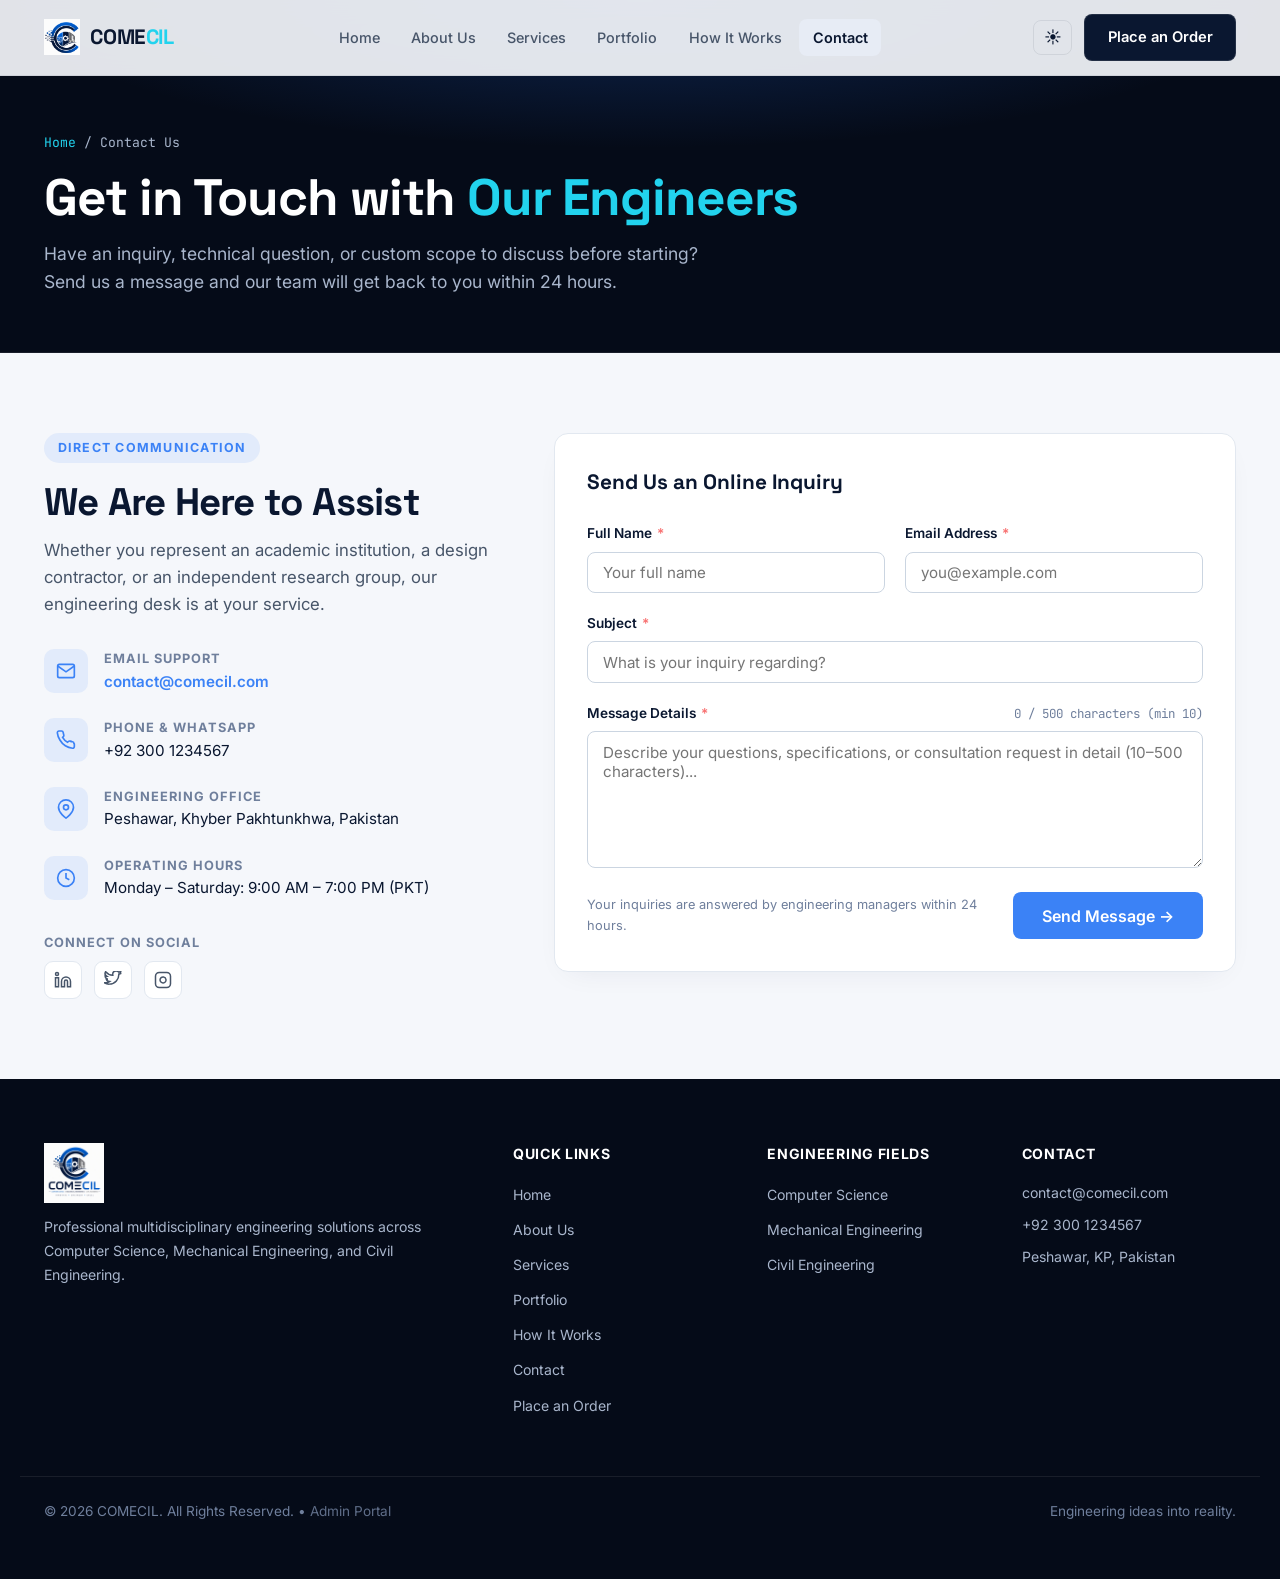
<file: contact.html>
<!DOCTYPE html>
<html lang="en" data-theme="light">
<head>
  <meta charset="UTF-8">
  <meta name="viewport" content="width=device-width, initial-scale=1.0">
  <title>Contact Us &mdash; COMECIL Engineering Platform</title>
  <meta name="description" content="Get in touch with COMECIL's engineering team for custom consultations, academic inquiries, and technical questions.">
  <link rel="icon" type="image/png" href="comecil-icon.png">
  <link rel="preconnect" href="https://fonts.googleapis.com">
  <link rel="preconnect" href="https://fonts.gstatic.com" crossorigin>
  <link href="https://fonts.googleapis.com/css2?family=Space+Grotesk:wght@400;500;600;700&family=Inter:wght@400;500;600;700&family=JetBrains+Mono:wght@400;500;600&display=swap" rel="stylesheet">
  <link rel="stylesheet" href="css/style.css">
</head>

<body>
  <!-- ============ NAVIGATION ============ -->
  <header id="siteHeader">
    <div class="nav-inner">
      <a href="index.html" class="brand">
        <img src="comecil-icon.png" alt="COMECIL Logo">
        <span class="brand-text">COME<span class="brand-dot">CIL</span></span>
      </a>
      <nav class="nav-links" id="navLinks" aria-label="Main Navigation">
        <a href="index.html">Home</a>
        <a href="about.html">About Us</a>
        <a href="services.html">Services</a>
        <a href="portfolio.html">Portfolio</a>
        <a href="how-it-works.html">How It Works</a>
        <a href="contact.html" class="active">Contact</a>
        <a href="order.html" class="mobile-drawer-order-btn">Place an Order</a>
      </nav>
      <div class="nav-cta">
        <button class="theme-toggle" id="themeToggle" title="Toggle dark/light mode" aria-label="Toggle theme">☀️</button>
        <a href="order.html" class="btn btn-dark">Place an Order</a>
        <button class="burger" id="burgerBtn" aria-label="Toggle navigation menu" aria-expanded="false">
          <span></span><span></span><span></span>
        </button>
      </div>
    </div>
  </header>

  <main>
    <!-- ============ PAGE BANNER ============ -->
    <section class="page-banner">
      <div class="page-banner-inner">
        <div class="breadcrumbs">
          <a href="index.html">Home</a> &sol; <span>Contact Us</span>
        </div>
        <h1 class="page-banner-title">Get in Touch with <span>Our Engineers</span></h1>
        <p class="page-banner-desc">
          Have an inquiry, technical question, or custom scope to discuss before starting? Send us a message and our team will get back to you within 24 hours.
        </p>
      </div>
    </section>

    <!-- ============ CONTACT SECTION ============ -->
    <section class="section" id="contact" style="background:var(--bg-primary);">
      <div class="container">
        <div class="contact-grid">
          <div>
            <span class="section-label">Direct Communication</span>
            <h2 class="section-title">We Are Here to Assist</h2>
            <p class="section-sub" style="margin-bottom:2rem;">
              Whether you represent an academic institution, a design contractor, or an independent research group, our engineering desk is at your service.
            </p>

            <div class="contact-info">
              <div class="contact-item">
                <div class="contact-icon">
                  <svg viewBox="0 0 24 24"><path d="M4 4h16c1.1 0 2 .9 2 2v12c0 1.1-.9 2-2 2H4c-1.1 0-2-.9-2-2V6c0-1.1.9-2 2-2z"/><polyline points="22,6 12,13 2,6"/></svg>
                </div>
                <div>
                  <div class="contact-label">Email Support</div>
                  <div class="contact-value"><a href="mailto:contact@comecil.com" style="color:var(--electric); font-weight:600;">contact@comecil.com</a></div>
                </div>
              </div>

              <div class="contact-item">
                <div class="contact-icon">
                  <svg viewBox="0 0 24 24"><path d="M22 16.92v3a2 2 0 0 1-2.18 2 19.79 19.79 0 0 1-8.63-3.07A19.5 19.5 0 0 1 4.69 12 19.79 19.79 0 0 1 1.61 3.4 2 2 0 0 1 3.6 1.22h3a2 2 0 0 1 2 1.72c.127.96.361 1.903.7 2.81a2 2 0 0 1-.45 2.11L7.91 8.78a16 16 0 0 0 6 6l.95-.95a2 2 0 0 1 2.11-.45c.907.339 1.85.573 2.81.7a2 2 0 0 1 1.72 2.02z"/></svg>
                </div>
                <div>
                  <div class="contact-label">Phone &amp; WhatsApp</div>
                  <div class="contact-value">+92 300 1234567</div>
                </div>
              </div>

              <div class="contact-item">
                <div class="contact-icon">
                  <svg viewBox="0 0 24 24"><path d="M21 10c0 7-9 13-9 13s-9-6-9-13a9 9 0 0 1 18 0z"/><circle cx="12" cy="10" r="3"/></svg>
                </div>
                <div>
                  <div class="contact-label">Engineering Office</div>
                  <div class="contact-value">Peshawar, Khyber Pakhtunkhwa, Pakistan</div>
                </div>
              </div>

              <div class="contact-item">
                <div class="contact-icon">
                  <svg viewBox="0 0 24 24"><circle cx="12" cy="12" r="10"/><polyline points="12 6 12 12 16 14"/></svg>
                </div>
                <div>
                  <div class="contact-label">Operating Hours</div>
                  <div class="contact-value">Monday &ndash; Saturday: 9:00 AM &ndash; 7:00 PM (PKT)</div>
                </div>
              </div>
            </div>

            <div style="margin-top:2rem;">
              <div class="contact-label" style="margin-bottom:0.5rem;">Connect on Social</div>
              <div class="social-links">
                <a href="#" aria-label="LinkedIn" title="LinkedIn"><svg viewBox="0 0 24 24"><path d="M16 8a6 6 0 0 1 6 6v7h-4v-7a2 2 0 0 0-2-2 2 2 0 0 0-2 2v7h-4v-7a6 6 0 0 1 6-6z"/><rect x="2" y="9" width="4" height="12"/><circle cx="4" cy="4" r="2"/></svg></a>
                <a href="#" aria-label="Twitter/X" title="Twitter/X"><svg viewBox="0 0 24 24"><path d="M23 3a10.9 10.9 0 0 1-3.14 1.53A4.48 4.48 0 0 0 22.43.36a9 9 0 0 1-2.88 1.1A4.52 4.52 0 0 0 16.11 0c-2.5 0-4.52 2.02-4.52 4.52 0 .35.04.7.11 1.03A12.83 12.83 0 0 1 2.17.89a4.52 4.52 0 0 0 1.4 6.03A4.48 4.48 0 0 1 1.51 6.4v.06a4.52 4.52 0 0 0 3.62 4.43 4.5 4.5 0 0 1-2.04.08 4.52 4.52 0 0 0 4.22 3.14A9.07 9.07 0 0 1 0 15.54 12.79 12.79 0 0 0 6.93 17.5c8.32 0 12.86-6.89 12.86-12.86 0-.2 0-.39-.02-.58A9.19 9.19 0 0 0 23 3z"/></svg></a>
                <a href="#" aria-label="Instagram" title="Instagram"><svg viewBox="0 0 24 24"><rect x="2" y="2" width="20" height="20" rx="5" ry="5"/><path d="M16 11.37A4 4 0 1 1 12.63 8 4 4 0 0 1 16 11.37z"/><line x1="17.5" y1="6.5" x2="17.51" y2="6.5"/></svg></a>
              </div>
            </div>
          </div>

          <div class="form-card reveal" style="transition-delay:.1s;">
            <form id="contactForm" novalidate>
              <h3 style="font-family:var(--font-display); font-size:1.3rem; font-weight:700; color:var(--text-primary); margin-bottom:1.5rem;">
                Send Us an Online Inquiry
              </h3>

              <div class="form-row">
                <div class="field" data-field="name">
                  <label for="c-name">Full Name <span class="req">*</span></label>
                  <input type="text" id="c-name" name="name" placeholder="Your full name" required>
                  <span class="field-error">Please enter your name (min 2 characters).</span>
                </div>
                <div class="field" data-field="email">
                  <label for="c-email">Email Address <span class="req">*</span></label>
                  <input type="email" id="c-email" name="email" placeholder="you@example.com" required>
                  <span class="field-error">Please enter a valid email address.</span>
                </div>
              </div>

              <div class="field" data-field="subject" style="margin-top:1.25rem;">
                <label for="c-subject">Subject <span class="req">*</span></label>
                <input type="text" id="c-subject" name="subject" placeholder="What is your inquiry regarding?" required>
                <span class="field-error">Please enter a subject (min 3 characters).</span>
              </div>

              <div class="field" data-field="message" style="margin-top:1.25rem;">
                <div class="field-label-row">
                  <label for="c-message">Message Details <span class="req">*</span></label>
                  <span class="char-counter" id="contactMsgCounter">0 / 500 characters (min 10)</span>
                </div>
                <textarea id="c-message" name="message" placeholder="Describe your questions, specifications, or consultation request in detail (10–500 characters)..." rows="6" required></textarea>
                <span class="field-error">Please write a message with at least 10 characters.</span>
              </div>

              <div class="form-footer">
                <p class="form-note">Your inquiries are answered by engineering managers within 24 hours.</p>
                <button type="submit" class="btn btn-primary btn-lg" id="contactSubmitBtn">
                  <span class="spinner" id="contactSpinner"></span>
                  <span id="contactBtnText">Send Message &rarr;</span>
                </button>
              </div>
            </form>
          </div>
        </div>
      </div>
    </section>
  </main>

  <!-- ============ FOOTER ============ -->
  <footer>
    <div class="footer-grid">
      <div class="footer-brand">
        <div class="brand">
          <img src="comecil-logo.jpg" alt="COMECIL Logo" style="height:60px; width:auto; object-fit:contain;">
        </div>
        <p>Professional multidisciplinary engineering solutions across Computer Science, Mechanical Engineering, and Civil Engineering.</p>
      </div>
      <div>
        <h4>Quick Links</h4>
        <ul>
          <li><a href="index.html">Home</a></li>
          <li><a href="about.html">About Us</a></li>
          <li><a href="services.html">Services</a></li>
          <li><a href="portfolio.html">Portfolio</a></li>
          <li><a href="how-it-works.html">How It Works</a></li>
          <li><a href="contact.html">Contact</a></li>
          <li><a href="order.html">Place an Order</a></li>
        </ul>
      </div>
      <div>
        <h4>Engineering Fields</h4>
        <ul>
          <li><a href="services.html?discipline=computer">Computer Science</a></li>
          <li><a href="services.html?discipline=mechanical">Mechanical Engineering</a></li>
          <li><a href="services.html?discipline=civil">Civil Engineering</a></li>
        </ul>
      </div>
      <div>
        <h4>Contact</h4>
        <ul>
          <li>contact@comecil.com</li>
          <li>+92 300 1234567</li>
          <li>Peshawar, KP, Pakistan</li>
        </ul>
      </div>
    </div>
    <div class="footer-bottom">
      <span>&copy; 2026 COMECIL. All Rights Reserved. &bull; <a href="admin.html" style="color:inherit; opacity:0.85;">Admin Portal</a></span>
      <span>Engineering ideas into reality.</span>
    </div>
  </footer>

  <button type="button" class="to-top" id="toTopBtn" aria-label="Back to top" title="Back to top">
    <svg viewBox="0 0 24 24" width="20" height="20" fill="none" stroke="currentColor" stroke-width="2.2" stroke-linecap="round" stroke-linejoin="round">
      <path d="M12 19V5M5 12l7-7 7 7"/>
    </svg>
  </button>

  <div class="toast-container" id="toastContainer"></div>

  <script src="js/main.js"></script>
  <script src="js/contact.js"></script>
</body>
</html>
</file>
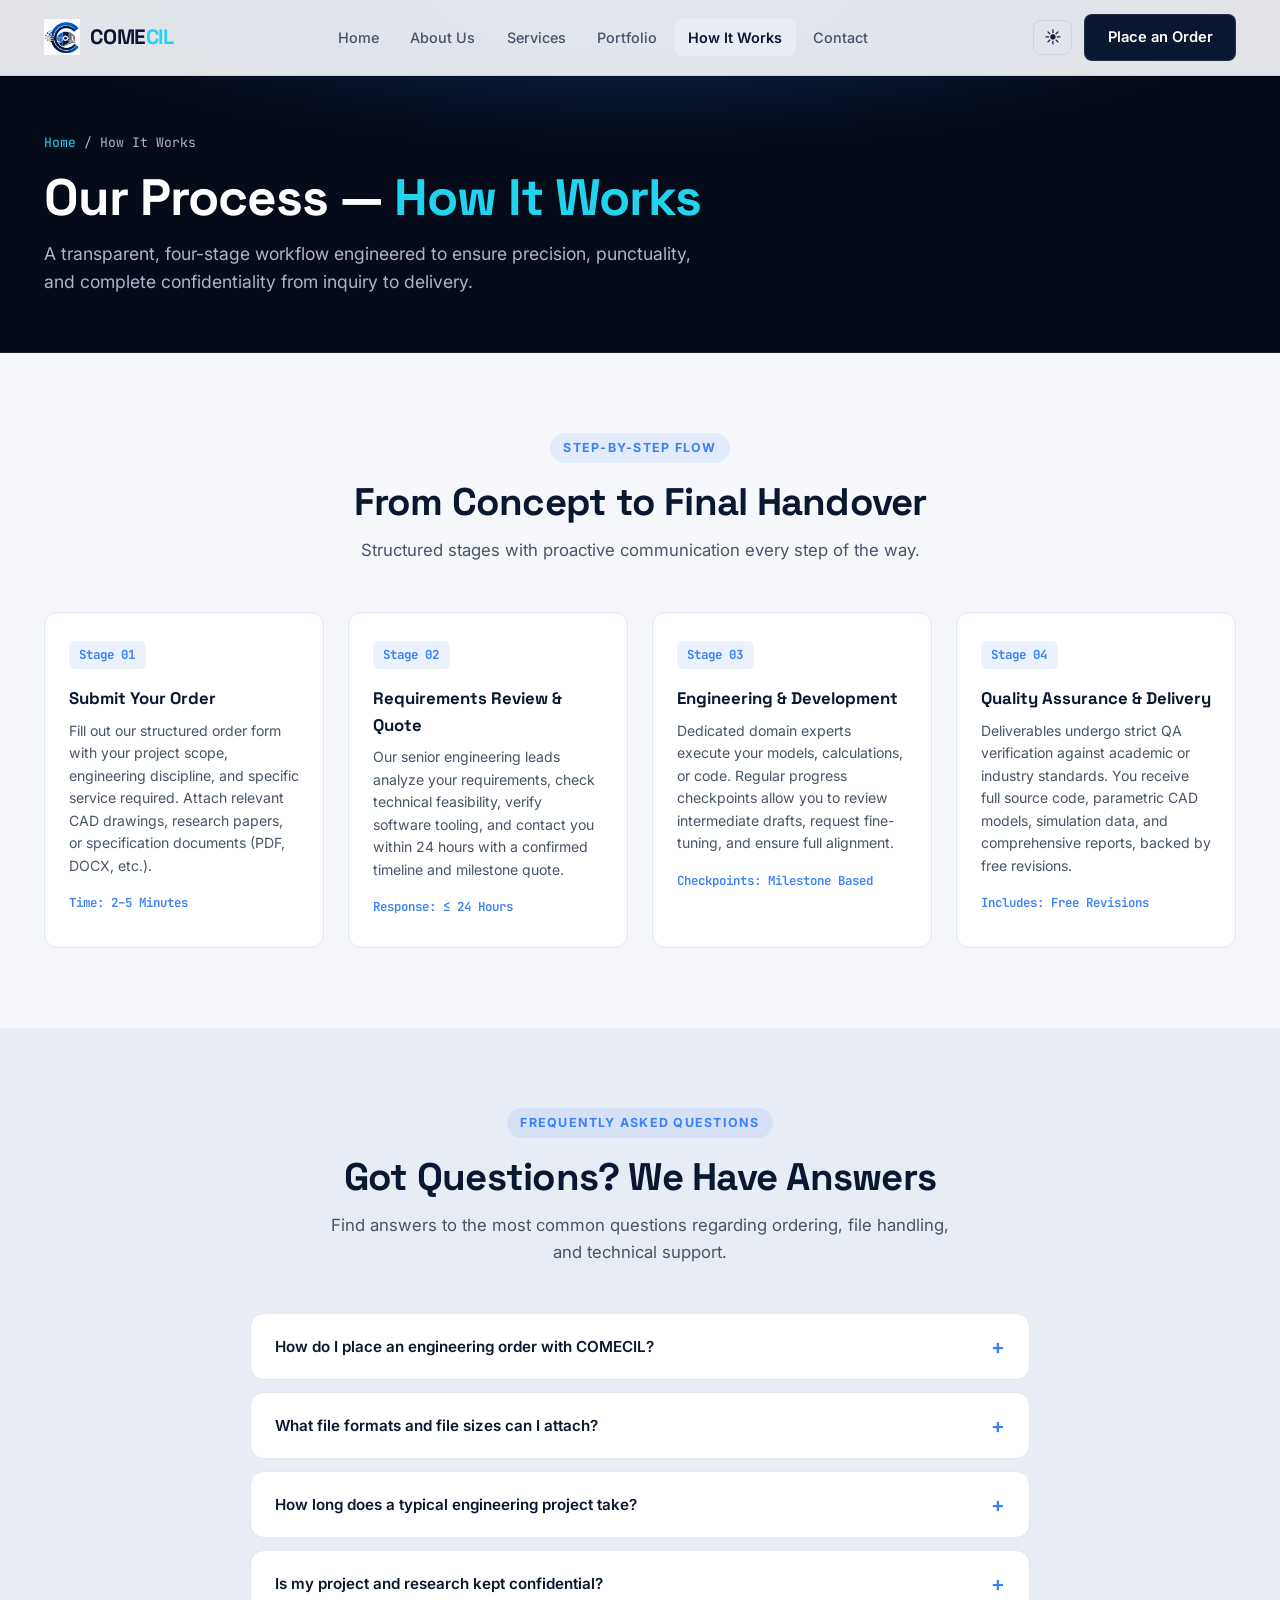
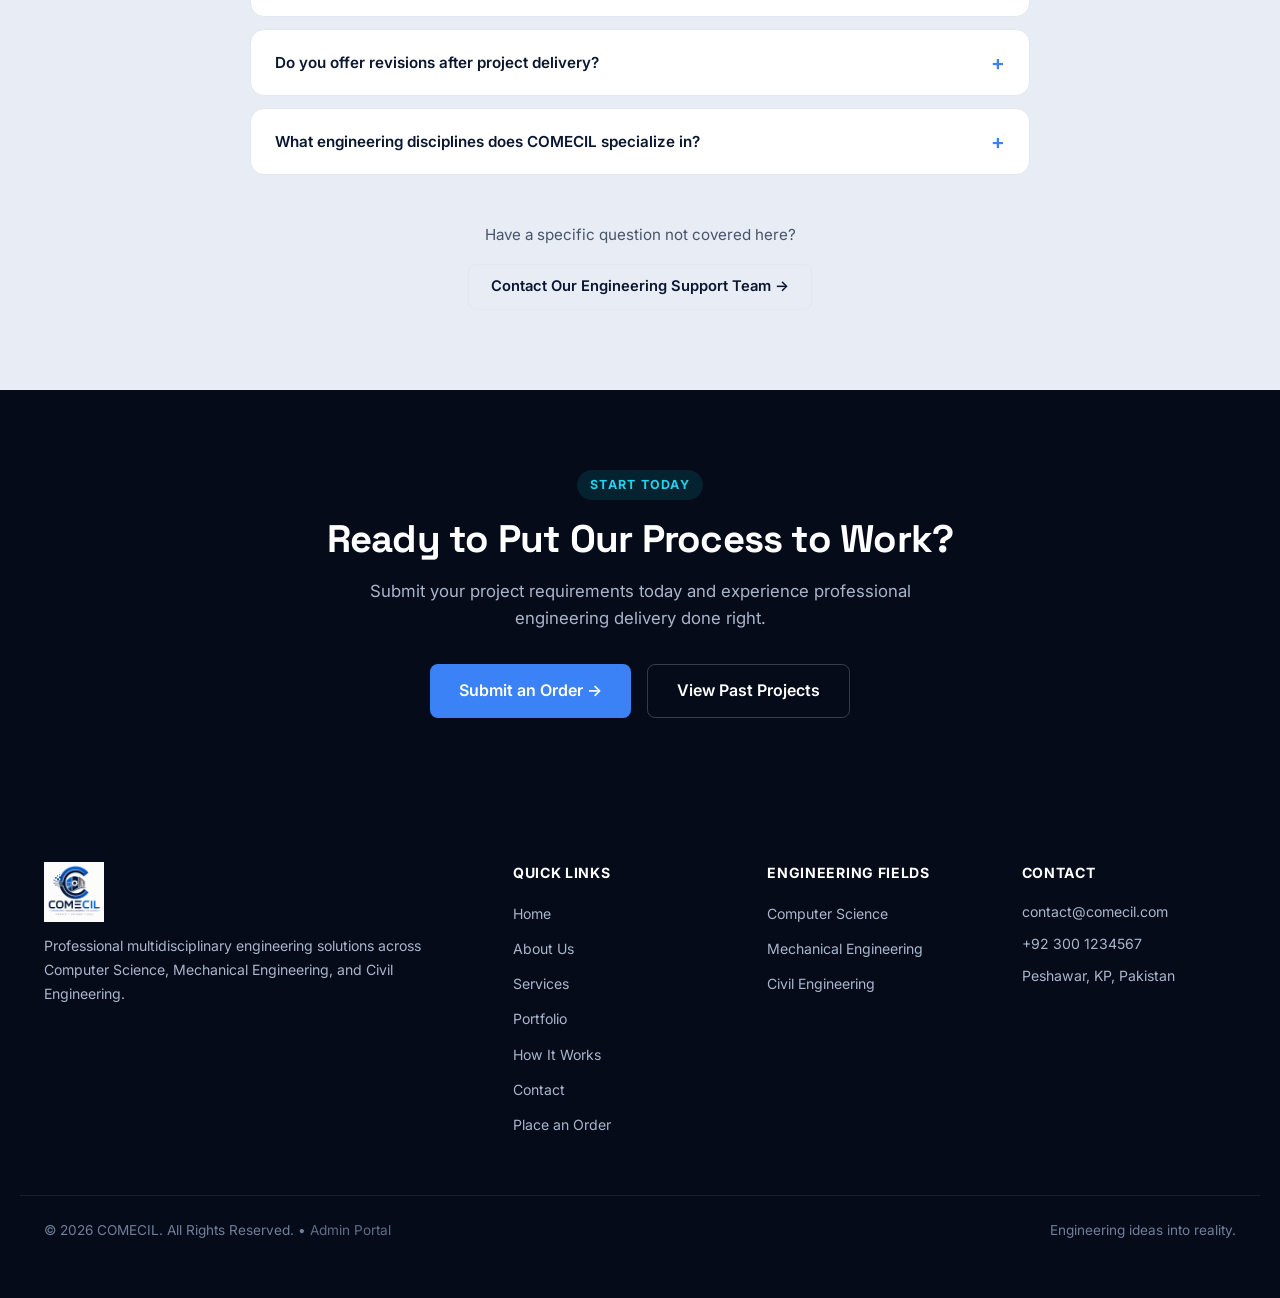
<file: how-it-works.html>
<!DOCTYPE html>
<html lang="en" data-theme="light">
<head>
  <meta charset="UTF-8">
  <meta name="viewport" content="width=device-width, initial-scale=1.0">
  <title>How It Works &mdash; COMECIL Engineering Process & FAQ</title>
  <meta name="description" content="Discover COMECIL's 4-step engineering workflow and find answers to frequently asked questions about orders, files, and deliverables.">
  <link rel="icon" type="image/png" href="comecil-icon.png">
  <link rel="preconnect" href="https://fonts.googleapis.com">
  <link rel="preconnect" href="https://fonts.gstatic.com" crossorigin>
  <link href="https://fonts.googleapis.com/css2?family=Space+Grotesk:wght@400;500;600;700&family=Inter:wght@400;500;600;700&family=JetBrains+Mono:wght@400;500;600&display=swap" rel="stylesheet">
  <link rel="stylesheet" href="css/style.css">
</head>

<body>
  <!-- ============ NAVIGATION ============ -->
  <header id="siteHeader">
    <div class="nav-inner">
      <a href="index.html" class="brand">
        <img src="comecil-icon.png" alt="COMECIL Logo">
        <span class="brand-text">COME<span class="brand-dot">CIL</span></span>
      </a>
      <nav class="nav-links" id="navLinks" aria-label="Main Navigation">
        <a href="index.html">Home</a>
        <a href="about.html">About Us</a>
        <a href="services.html">Services</a>
        <a href="portfolio.html">Portfolio</a>
        <a href="how-it-works.html" class="active">How It Works</a>
        <a href="contact.html">Contact</a>
        <a href="order.html" class="mobile-drawer-order-btn">Place an Order</a>
      </nav>
      <div class="nav-cta">
        <button class="theme-toggle" id="themeToggle" title="Toggle dark/light mode" aria-label="Toggle theme">☀️</button>
        <a href="order.html" class="btn btn-dark">Place an Order</a>
        <button class="burger" id="burgerBtn" aria-label="Toggle navigation menu" aria-expanded="false">
          <span></span><span></span><span></span>
        </button>
      </div>
    </div>
  </header>

  <main>
    <!-- ============ PAGE BANNER ============ -->
    <section class="page-banner">
      <div class="page-banner-inner">
        <div class="breadcrumbs">
          <a href="index.html">Home</a> &sol; <span>How It Works</span>
        </div>
        <h1 class="page-banner-title">Our Process &mdash; <span>How It Works</span></h1>
        <p class="page-banner-desc">
          A transparent, four-stage workflow engineered to ensure precision, punctuality, and complete confidentiality from inquiry to delivery.
        </p>
      </div>
    </section>

    <!-- ============ 4-STEP WORKFLOW ============ -->
    <section class="section" id="how">
      <div class="container">
        <div class="section-head reveal" style="text-align:center;">
          <span class="section-label">Step-by-Step Flow</span>
          <h2 class="section-title">From Concept to Final Handover</h2>
          <p class="section-sub" style="margin:0.75rem auto 0;">Structured stages with proactive communication every step of the way.</p>
        </div>

        <div class="how-grid" style="grid-template-columns: repeat(auto-fit, minmax(260px, 1fr));">
          <div class="how-step reveal">
            <div class="how-num">Stage 01</div>
            <h3>Submit Your Order</h3>
            <p style="margin-bottom:0.75rem;">
              Fill out our structured order form with your project scope, engineering discipline, and specific service required. Attach relevant CAD drawings, research papers, or specification documents (PDF, DOCX, etc.).
            </p>
            <span style="font-family:var(--font-mono); font-size:0.78rem; color:var(--electric); font-weight:600;">Time: 2&ndash;5 Minutes</span>
          </div>

          <div class="how-step reveal" style="transition-delay:.1s;">
            <div class="how-num">Stage 02</div>
            <h3>Requirements Review &amp; Quote</h3>
            <p style="margin-bottom:0.75rem;">
              Our senior engineering leads analyze your requirements, check technical feasibility, verify software tooling, and contact you within 24 hours with a confirmed timeline and milestone quote.
            </p>
            <span style="font-family:var(--font-mono); font-size:0.78rem; color:var(--electric); font-weight:600;">Response: &le; 24 Hours</span>
          </div>

          <div class="how-step reveal" style="transition-delay:.2s;">
            <div class="how-num">Stage 03</div>
            <h3>Engineering &amp; Development</h3>
            <p style="margin-bottom:0.75rem;">
              Dedicated domain experts execute your models, calculations, or code. Regular progress checkpoints allow you to review intermediate drafts, request fine-tuning, and ensure full alignment.
            </p>
            <span style="font-family:var(--font-mono); font-size:0.78rem; color:var(--electric); font-weight:600;">Checkpoints: Milestone Based</span>
          </div>

          <div class="how-step reveal" style="transition-delay:.3s;">
            <div class="how-num">Stage 04</div>
            <h3>Quality Assurance &amp; Delivery</h3>
            <p style="margin-bottom:0.75rem;">
              Deliverables undergo strict QA verification against academic or industry standards. You receive full source code, parametric CAD models, simulation data, and comprehensive reports, backed by free revisions.
            </p>
            <span style="font-family:var(--font-mono); font-size:0.78rem; color:var(--electric); font-weight:600;">Includes: Free Revisions</span>
          </div>
        </div>
      </div>
    </section>

    <!-- ============ FAQ ACCORDION ============ -->
    <section class="section" id="faq" style="background:var(--bg-secondary);">
      <div class="container">
        <div class="section-head reveal" style="text-align:center;">
          <span class="section-label">Frequently Asked Questions</span>
          <h2 class="section-title">Got Questions? We Have Answers</h2>
          <p class="section-sub" style="margin:0.75rem auto 0;">Find answers to the most common questions regarding ordering, file handling, and technical support.</p>
        </div>

        <div class="faq-list" id="faqList"></div>

        <div style="text-align:center; margin-top:3rem;" class="reveal">
          <p style="color:var(--text-secondary); margin-bottom:1rem; font-size:0.95rem;">Have a specific question not covered here?</p>
          <a href="contact.html" class="btn btn-dark-outline">Contact Our Engineering Support Team &rarr;</a>
        </div>
      </div>
    </section>

    <!-- ============ CTA BANNER ============ -->
    <section class="section" style="background:var(--navy-950); color:#fff; text-align:center;">
      <div class="container reveal">
        <span class="section-label" style="background:rgba(0,229,255,0.1); color:var(--cyan-400);">Start Today</span>
        <h2 class="section-title" style="color:#fff; margin-bottom:1rem;">Ready to Put Our Process to Work?</h2>
        <p class="section-sub" style="color:var(--steel-300); margin:0 auto 2rem; max-width:600px;">
          Submit your project requirements today and experience professional engineering delivery done right.
        </p>
        <div style="display:flex; justify-content:center; gap:1rem; flex-wrap:wrap;">
          <a href="order.html" class="btn btn-primary btn-lg">Submit an Order &rarr;</a>
          <a href="portfolio.html" class="btn btn-dark-outline btn-lg" style="color:#fff; border-color:rgba(255,255,255,0.2);">View Past Projects</a>
        </div>
      </div>
    </section>
  </main>

  <!-- ============ FOOTER ============ -->
  <footer>
    <div class="footer-grid">
      <div class="footer-brand">
        <div class="brand">
          <img src="comecil-logo.jpg" alt="COMECIL Logo" style="height:60px; width:auto; object-fit:contain;">
        </div>
        <p>Professional multidisciplinary engineering solutions across Computer Science, Mechanical Engineering, and Civil Engineering.</p>
      </div>
      <div>
        <h4>Quick Links</h4>
        <ul>
          <li><a href="index.html">Home</a></li>
          <li><a href="about.html">About Us</a></li>
          <li><a href="services.html">Services</a></li>
          <li><a href="portfolio.html">Portfolio</a></li>
          <li><a href="how-it-works.html">How It Works</a></li>
          <li><a href="contact.html">Contact</a></li>
          <li><a href="order.html">Place an Order</a></li>
        </ul>
      </div>
      <div>
        <h4>Engineering Fields</h4>
        <ul>
          <li><a href="services.html?discipline=computer">Computer Science</a></li>
          <li><a href="services.html?discipline=mechanical">Mechanical Engineering</a></li>
          <li><a href="services.html?discipline=civil">Civil Engineering</a></li>
        </ul>
      </div>
      <div>
        <h4>Contact</h4>
        <ul>
          <li>contact@comecil.com</li>
          <li>+92 300 1234567</li>
          <li>Peshawar, KP, Pakistan</li>
        </ul>
      </div>
    </div>
    <div class="footer-bottom">
      <span>&copy; 2026 COMECIL. All Rights Reserved. &bull; <a href="admin.html" style="color:inherit; opacity:0.85;">Admin Portal</a></span>
      <span>Engineering ideas into reality.</span>
    </div>
  </footer>

  <button type="button" class="to-top" id="toTopBtn" aria-label="Back to top" title="Back to top">
    <svg viewBox="0 0 24 24" width="20" height="20" fill="none" stroke="currentColor" stroke-width="2.2" stroke-linecap="round" stroke-linejoin="round">
      <path d="M12 19V5M5 12l7-7 7 7"/>
    </svg>
  </button>

  <div class="toast-container" id="toastContainer"></div>

  <script src="js/main.js"></script>
  <script src="js/how-it-works.js"></script>
</body>
</html>
</file>
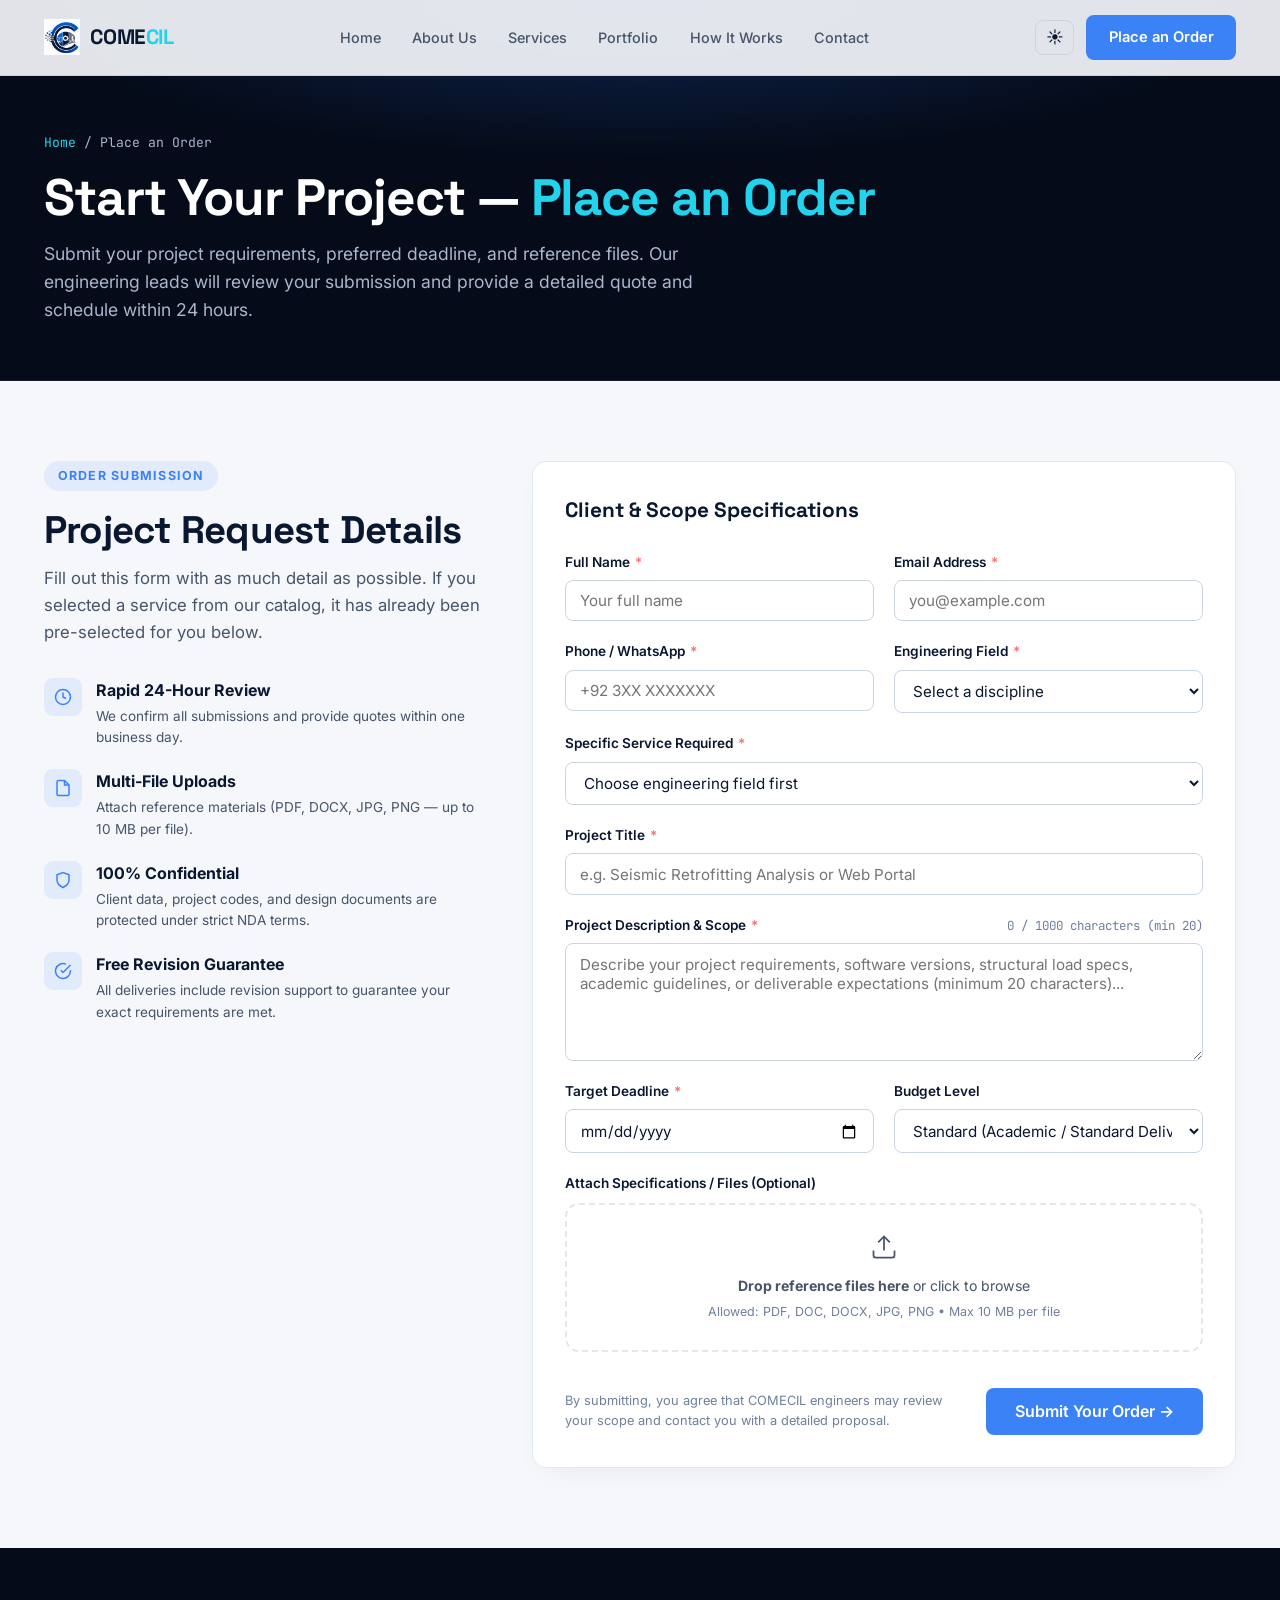
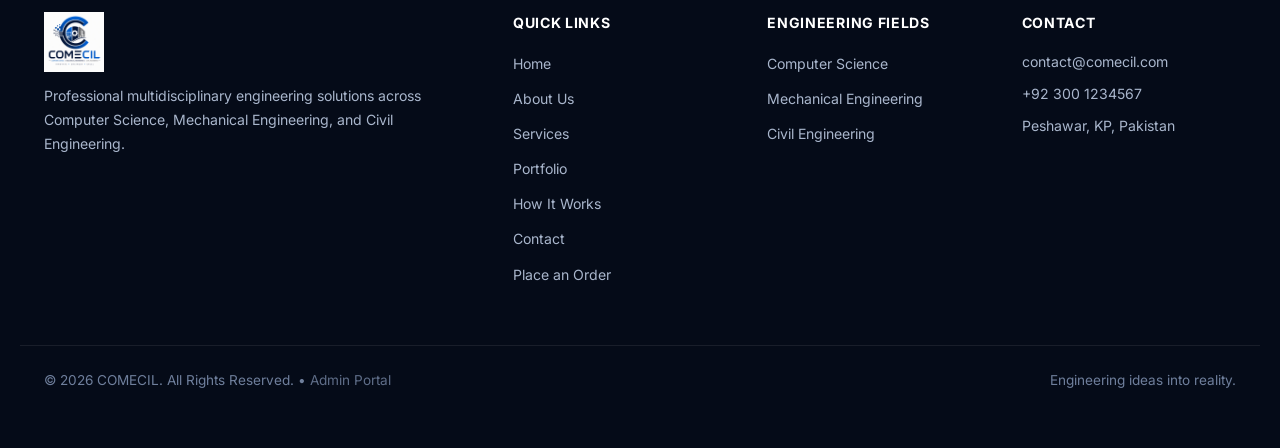
<file: order.html>
<!DOCTYPE html>
<html lang="en" data-theme="light">
<head>
  <meta charset="UTF-8">
  <meta name="viewport" content="width=device-width, initial-scale=1.0">
  <title>Place an Order &mdash; COMECIL Engineering Platform</title>
  <meta name="description" content="Submit your project request for Computer Science, Mechanical Engineering, or Civil Engineering services with secure file attachments.">
  <link rel="icon" type="image/png" href="comecil-icon.png">
  <link rel="preconnect" href="https://fonts.googleapis.com">
  <link rel="preconnect" href="https://fonts.gstatic.com" crossorigin>
  <link href="https://fonts.googleapis.com/css2?family=Space+Grotesk:wght@400;500;600;700&family=Inter:wght@400;500;600;700&family=JetBrains+Mono:wght@400;500;600&display=swap" rel="stylesheet">
  <link rel="stylesheet" href="css/style.css">
</head>

<body>
  <!-- ============ NAVIGATION ============ -->
  <header id="siteHeader">
    <div class="nav-inner">
      <a href="index.html" class="brand">
        <img src="comecil-icon.png" alt="COMECIL Logo">
        <span class="brand-text">COME<span class="brand-dot">CIL</span></span>
      </a>
      <nav class="nav-links" id="navLinks" aria-label="Main Navigation">
        <a href="index.html">Home</a>
        <a href="about.html">About Us</a>
        <a href="services.html">Services</a>
        <a href="portfolio.html">Portfolio</a>
        <a href="how-it-works.html">How It Works</a>
        <a href="contact.html">Contact</a>
        <a href="order.html" class="mobile-drawer-order-btn active">Place an Order</a>
      </nav>
      <div class="nav-cta">
        <button class="theme-toggle" id="themeToggle" title="Toggle dark/light mode" aria-label="Toggle theme">☀️</button>
        <a href="order.html" class="btn btn-primary active">Place an Order</a>
        <button class="burger" id="burgerBtn" aria-label="Toggle navigation menu" aria-expanded="false">
          <span></span><span></span><span></span>
        </button>
      </div>
    </div>
  </header>

  <main>
    <!-- ============ PAGE BANNER ============ -->
    <section class="page-banner">
      <div class="page-banner-inner">
        <div class="breadcrumbs">
          <a href="index.html">Home</a> &sol; <span>Place an Order</span>
        </div>
        <h1 class="page-banner-title">Start Your Project &mdash; <span>Place an Order</span></h1>
        <p class="page-banner-desc">
          Submit your project requirements, preferred deadline, and reference files. Our engineering leads will review your submission and provide a detailed quote and schedule within 24 hours.
        </p>
      </div>
    </section>

    <!-- ============ ORDER FORM SECTION ============ -->
    <section class="section order-section" id="order">
      <div class="container">
        <div class="order-grid">
          <div>
            <span class="section-label">Order Submission</span>
            <h2 class="section-title">Project Request Details</h2>
            <p class="section-sub" style="margin-bottom:2rem;">
              Fill out this form with as much detail as possible. If you selected a service from our catalog, it has already been pre-selected for you below.
            </p>

            <div class="order-info-list">
              <div class="order-info-item">
                <div class="order-info-icon">
                  <svg viewBox="0 0 24 24"><circle cx="12" cy="12" r="10"/><polyline points="12 6 12 12 16 14"/></svg>
                </div>
                <div>
                  <div style="font-weight:700; color:var(--text-primary); margin-bottom:0.15rem;">Rapid 24-Hour Review</div>
                  <div style="font-size:0.85rem; color:var(--text-secondary);">We confirm all submissions and provide quotes within one business day.</div>
                </div>
              </div>

              <div class="order-info-item">
                <div class="order-info-icon">
                  <svg viewBox="0 0 24 24"><path d="M14 2H6a2 2 0 0 0-2 2v16a2 2 0 0 0 2 2h12a2 2 0 0 0 2-2V8z"/><polyline points="14 2 14 8 20 8"/></svg>
                </div>
                <div>
                  <div style="font-weight:700; color:var(--text-primary); margin-bottom:0.15rem;">Multi-File Uploads</div>
                  <div style="font-size:0.85rem; color:var(--text-secondary);">Attach reference materials (PDF, DOCX, JPG, PNG &mdash; up to 10 MB per file).</div>
                </div>
              </div>

              <div class="order-info-item">
                <div class="order-info-icon">
                  <svg viewBox="0 0 24 24"><path d="M12 22s8-4 8-10V5l-8-3-8 3v7c0 6 8 10 8 10z"/></svg>
                </div>
                <div>
                  <div style="font-weight:700; color:var(--text-primary); margin-bottom:0.15rem;">100% Confidential</div>
                  <div style="font-size:0.85rem; color:var(--text-secondary);">Client data, project codes, and design documents are protected under strict NDA terms.</div>
                </div>
              </div>

              <div class="order-info-item">
                <div class="order-info-icon">
                  <svg viewBox="0 0 24 24"><path d="M22 11.08V12a10 10 0 1 1-5.93-9.14"/><polyline points="22 4 12 14.01 9 11.01"/></svg>
                </div>
                <div>
                  <div style="font-weight:700; color:var(--text-primary); margin-bottom:0.15rem;">Free Revision Guarantee</div>
                  <div style="font-size:0.85rem; color:var(--text-secondary);">All deliveries include revision support to guarantee your exact requirements are met.</div>
                </div>
              </div>
            </div>
          </div>

          <div class="form-card reveal" style="transition-delay:.1s;">
            <form id="orderForm" novalidate>
              <h3 style="font-family:var(--font-display); font-size:1.3rem; font-weight:700; color:var(--text-primary); margin-bottom:1.5rem;">
                Client &amp; Scope Specifications
              </h3>

              <div class="form-row">
                <div class="field" data-field="name">
                  <label for="ord-name">Full Name <span class="req">*</span></label>
                  <input type="text" id="ord-name" name="name" placeholder="Your full name" required>
                  <span class="field-error">Please enter your full name (at least 2 characters).</span>
                </div>
                <div class="field" data-field="email">
                  <label for="ord-email">Email Address <span class="req">*</span></label>
                  <input type="email" id="ord-email" name="email" placeholder="you@example.com" required>
                  <span class="field-error">Please enter a valid email address.</span>
                </div>
              </div>

              <div class="form-row" style="margin-top:1.25rem;">
                <div class="field" data-field="phone">
                  <label for="ord-phone">Phone / WhatsApp <span class="req">*</span></label>
                  <input type="tel" id="ord-phone" name="phone" placeholder="+92 3XX XXXXXXX" required>
                  <span class="field-error">Please enter a valid phone number.</span>
                </div>
                <div class="field" data-field="category">
                  <label for="ord-category">Engineering Field <span class="req">*</span></label>
                  <select id="ord-category" name="category" required>
                    <option value="">Select a discipline</option>
                    <option value="Computer Science">Computer Science</option>
                    <option value="Mechanical Engineering">Mechanical Engineering</option>
                    <option value="Civil Engineering">Civil Engineering</option>
                  </select>
                  <span class="field-error">Please select an engineering field.</span>
                </div>
              </div>

              <div class="field" data-field="service" style="margin-top:1.25rem;">
                <label for="ord-service">Specific Service Required <span class="req">*</span></label>
                <select id="ord-service" name="service" required>
                  <option value="">Choose engineering field first</option>
                </select>
                <span class="field-error">Please select a specific service.</span>
              </div>

              <div class="field" data-field="title" style="margin-top:1.25rem;">
                <label for="ord-title">Project Title <span class="req">*</span></label>
                <input type="text" id="ord-title" name="title" placeholder="e.g. Seismic Retrofitting Analysis or Web Portal" required>
                <span class="field-error">Please enter a project title (at least 3 characters).</span>
              </div>

              <div class="field" data-field="description" style="margin-top:1.25rem;">
                <div class="field-label-row">
                  <label for="ord-desc">Project Description &amp; Scope <span class="req">*</span></label>
                  <span class="char-counter" id="orderDescCounter">0 / 1000 characters (min 20)</span>
                </div>
                <textarea id="ord-desc" name="description"
                  placeholder="Describe your project requirements, software versions, structural load specs, academic guidelines, or deliverable expectations (minimum 20 characters)..."
                  rows="5" required></textarea>
                <span class="field-error">Please describe your requirements in at least 20 characters.</span>
              </div>

              <div class="form-row" style="margin-top:1.25rem;">
                <div class="field" data-field="deadline">
                  <label for="ord-deadline">Target Deadline <span class="req">*</span></label>
                  <input type="date" id="ord-deadline" name="deadline" required>
                  <span class="field-error">Please choose a valid future deadline date.</span>
                </div>
                <div class="field">
                  <label for="ord-budget">Budget Level</label>
                  <select id="ord-budget" name="budget">
                    <option value="Standard">Standard (Academic / Standard Delivery)</option>
                    <option value="Professional">Professional (Commercial / Fast-Track)</option>
                    <option value="Premium / Enterprise">Premium / Enterprise (Priority QA &amp; 24/7)</option>
                  </select>
                </div>
              </div>

              <div style="margin-top:1.25rem;">
                <label style="font-size:0.85rem; font-weight:600; display:block; margin-bottom:0.5rem; color:var(--text-primary);">
                  Attach Specifications / Files (Optional)
                </label>
                <div class="file-drop" id="fileDrop">
                  <svg viewBox="0 0 24 24" width="28" height="28" fill="none" stroke="currentColor" stroke-width="1.5" style="margin:0 auto 0.5rem;"><path d="M21 15v4a2 2 0 0 1-2 2H5a2 2 0 0 1-2-2v-4"/><polyline points="17 8 12 3 7 8"/><line x1="12" y1="3" x2="12" y2="15"/></svg>
                  <div><strong>Drop reference files here</strong> or click to browse</div>
                  <div style="font-size:0.78rem; margin-top:0.25rem; color:var(--text-muted);">Allowed: PDF, DOC, DOCX, JPG, PNG &bull; Max 10 MB per file</div>
                </div>
                <input type="file" id="fileInput" multiple accept=".pdf,.doc,.docx,.jpg,.jpeg,.png" style="display:none;">
                <div class="file-list" id="fileList"></div>
              </div>

              <div class="form-footer">
                <p class="form-note">By submitting, you agree that COMECIL engineers may review your scope and contact you with a detailed proposal.</p>
                <button type="submit" class="btn btn-primary btn-lg" id="orderSubmitBtn">
                  <span class="spinner" id="orderSpinner"></span>
                  <span id="orderBtnText">Submit Your Order &rarr;</span>
                </button>
              </div>

              <div class="success-box" id="orderSuccess"></div>
              <div class="error-box" id="orderError">
                <svg width="22" height="22" viewBox="0 0 24 24" style="flex-shrink:0;stroke:currentColor;fill:none;stroke-width:2;"><circle cx="12" cy="12" r="10"/><path d="M12 8v5M12 16h.01"/></svg>
                <div>Please correct the highlighted fields above before submitting your order.</div>
              </div>
            </form>
          </div>
        </div>
      </div>
    </section>
  </main>

  <!-- ============ FOOTER ============ -->
  <footer>
    <div class="footer-grid">
      <div class="footer-brand">
        <div class="brand">
          <img src="comecil-logo.jpg" alt="COMECIL Logo" style="height:60px; width:auto; object-fit:contain;">
        </div>
        <p>Professional multidisciplinary engineering solutions across Computer Science, Mechanical Engineering, and Civil Engineering.</p>
      </div>
      <div>
        <h4>Quick Links</h4>
        <ul>
          <li><a href="index.html">Home</a></li>
          <li><a href="about.html">About Us</a></li>
          <li><a href="services.html">Services</a></li>
          <li><a href="portfolio.html">Portfolio</a></li>
          <li><a href="how-it-works.html">How It Works</a></li>
          <li><a href="contact.html">Contact</a></li>
          <li><a href="order.html">Place an Order</a></li>
        </ul>
      </div>
      <div>
        <h4>Engineering Fields</h4>
        <ul>
          <li><a href="services.html?discipline=computer">Computer Science</a></li>
          <li><a href="services.html?discipline=mechanical">Mechanical Engineering</a></li>
          <li><a href="services.html?discipline=civil">Civil Engineering</a></li>
        </ul>
      </div>
      <div>
        <h4>Contact</h4>
        <ul>
          <li>contact@comecil.com</li>
          <li>+92 300 1234567</li>
          <li>Peshawar, KP, Pakistan</li>
        </ul>
      </div>
    </div>
    <div class="footer-bottom">
      <span>&copy; 2026 COMECIL. All Rights Reserved. &bull; <a href="admin.html" style="color:inherit; opacity:0.85;">Admin Portal</a></span>
      <span>Engineering ideas into reality.</span>
    </div>
  </footer>

  <button type="button" class="to-top" id="toTopBtn" aria-label="Back to top" title="Back to top">
    <svg viewBox="0 0 24 24" width="20" height="20" fill="none" stroke="currentColor" stroke-width="2.2" stroke-linecap="round" stroke-linejoin="round">
      <path d="M12 19V5M5 12l7-7 7 7"/>
    </svg>
  </button>

  <div class="toast-container" id="toastContainer"></div>

  <script src="js/main.js"></script>
  <script src="js/order.js"></script>
</body>
</html>
</file>
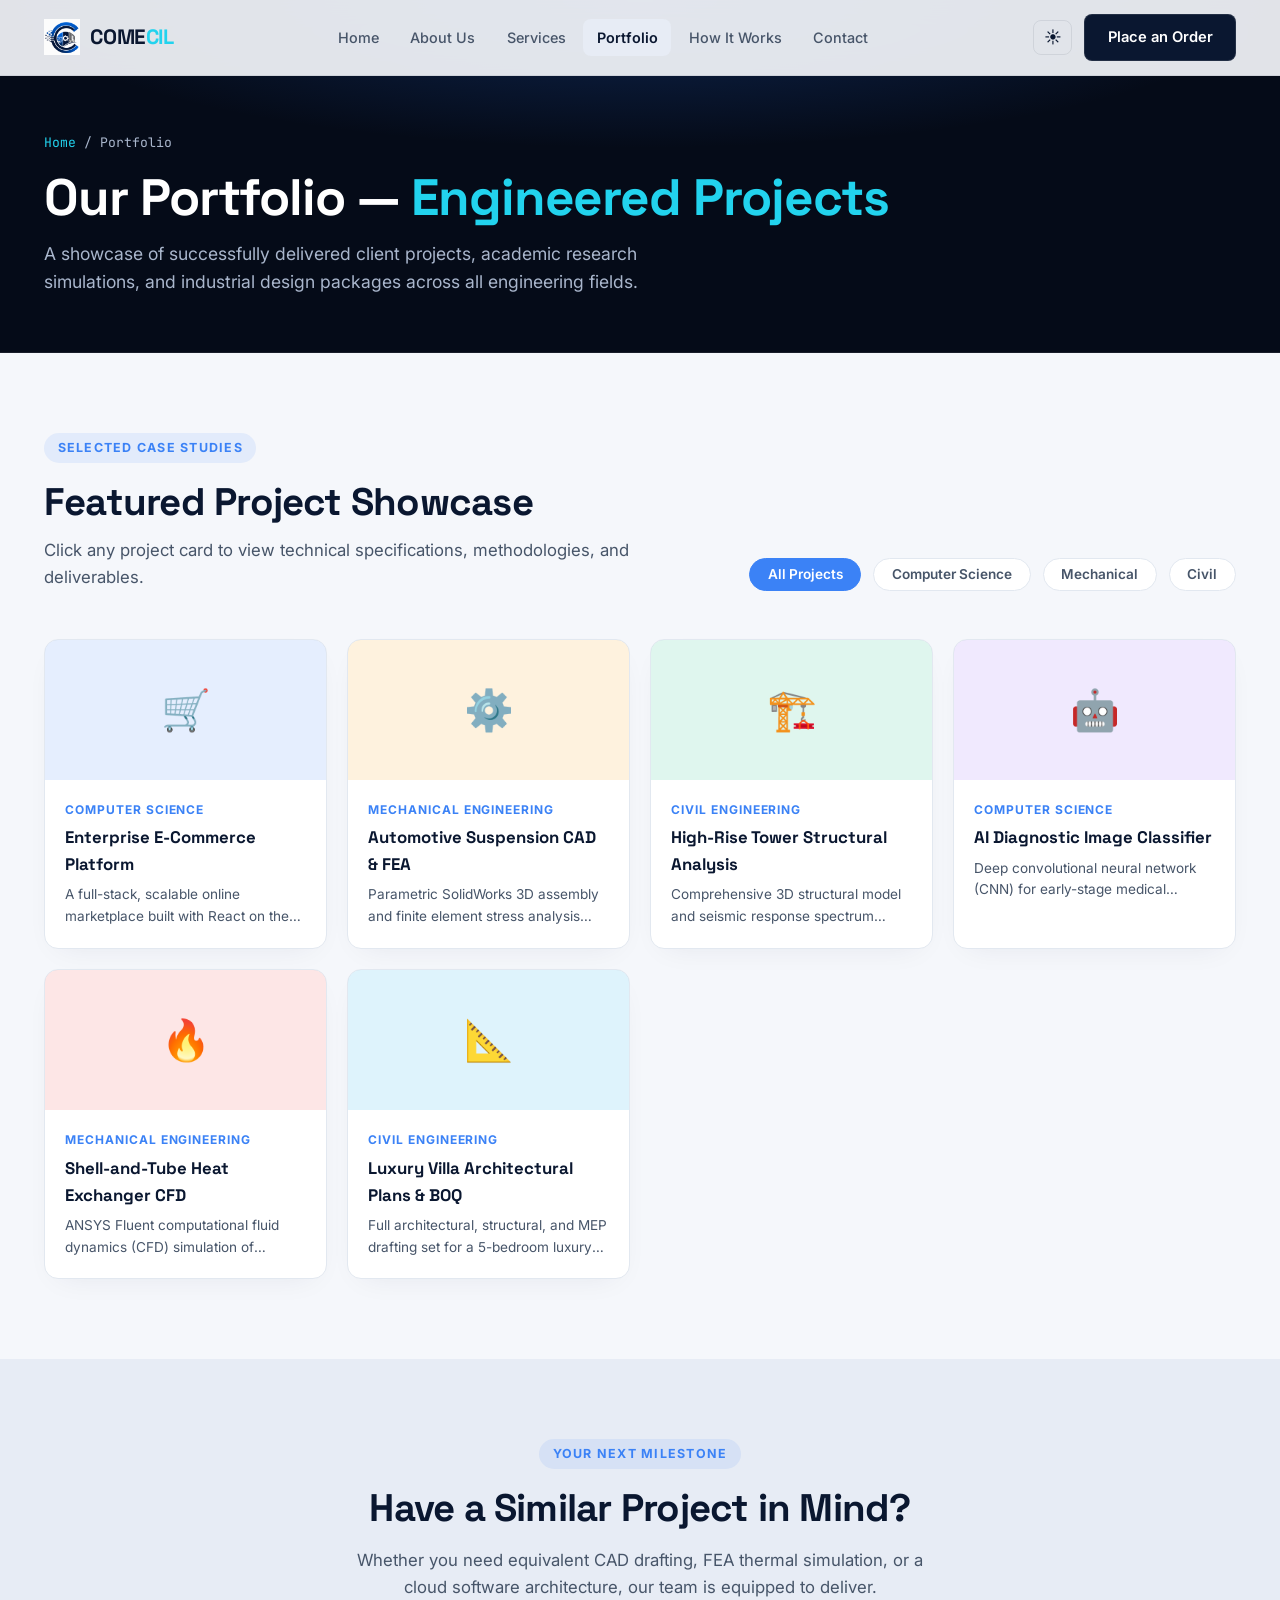
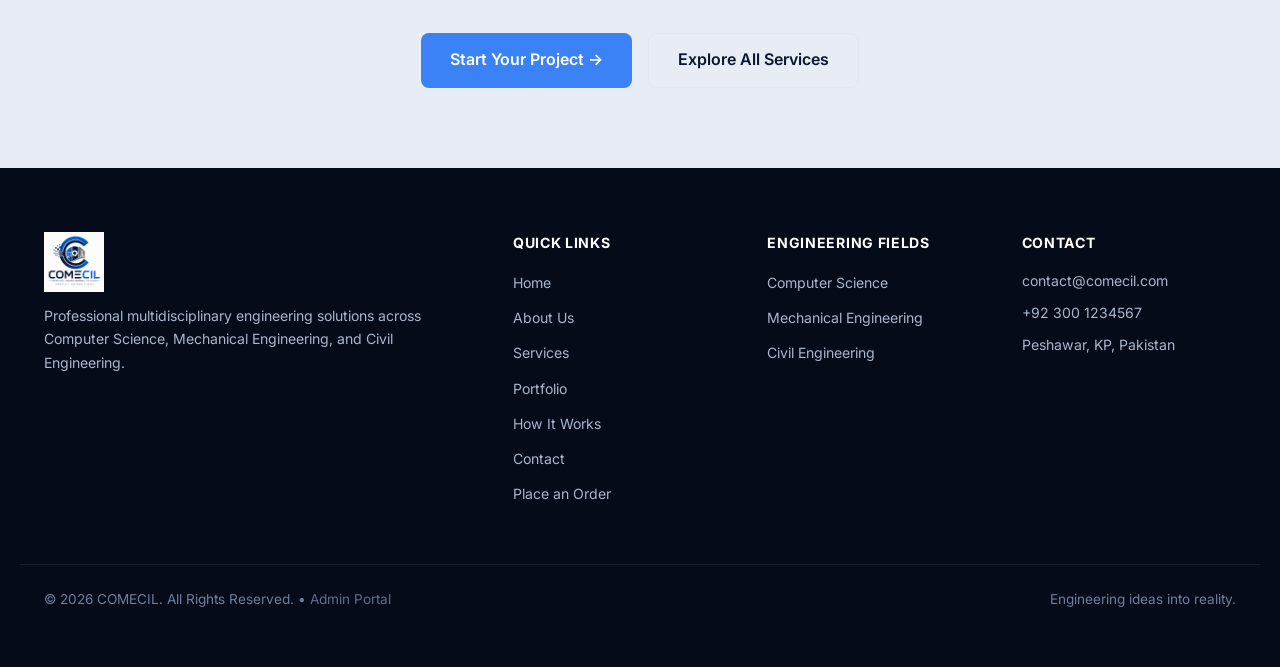
<file: portfolio.html>
<!DOCTYPE html>
<html lang="en" data-theme="light">
<head>
  <meta charset="UTF-8">
  <meta name="viewport" content="width=device-width, initial-scale=1.0">
  <title>Portfolio &mdash; COMECIL Engineering Projects</title>
  <meta name="description" content="View COMECIL's portfolio of completed engineering projects across Computer Science, Mechanical Engineering, and Civil Engineering.">
  <link rel="icon" type="image/png" href="comecil-icon.png">
  <link rel="preconnect" href="https://fonts.googleapis.com">
  <link rel="preconnect" href="https://fonts.gstatic.com" crossorigin>
  <link href="https://fonts.googleapis.com/css2?family=Space+Grotesk:wght@400;500;600;700&family=Inter:wght@400;500;600;700&family=JetBrains+Mono:wght@400;500;600&display=swap" rel="stylesheet">
  <link rel="stylesheet" href="css/style.css">
</head>

<body>
  <!-- ============ NAVIGATION ============ -->
  <header id="siteHeader">
    <div class="nav-inner">
      <a href="index.html" class="brand">
        <img src="comecil-icon.png" alt="COMECIL Logo">
        <span class="brand-text">COME<span class="brand-dot">CIL</span></span>
      </a>
      <nav class="nav-links" id="navLinks" aria-label="Main Navigation">
        <a href="index.html">Home</a>
        <a href="about.html">About Us</a>
        <a href="services.html">Services</a>
        <a href="portfolio.html" class="active">Portfolio</a>
        <a href="how-it-works.html">How It Works</a>
        <a href="contact.html">Contact</a>
        <a href="order.html" class="mobile-drawer-order-btn">Place an Order</a>
      </nav>
      <div class="nav-cta">
        <button class="theme-toggle" id="themeToggle" title="Toggle dark/light mode" aria-label="Toggle theme">☀️</button>
        <a href="order.html" class="btn btn-dark">Place an Order</a>
        <button class="burger" id="burgerBtn" aria-label="Toggle navigation menu" aria-expanded="false">
          <span></span><span></span><span></span>
        </button>
      </div>
    </div>
  </header>

  <main>
    <!-- ============ PAGE BANNER ============ -->
    <section class="page-banner">
      <div class="page-banner-inner">
        <div class="breadcrumbs">
          <a href="index.html">Home</a> &sol; <span>Portfolio</span>
        </div>
        <h1 class="page-banner-title">Our Portfolio &mdash; <span>Engineered Projects</span></h1>
        <p class="page-banner-desc">
          A showcase of successfully delivered client projects, academic research simulations, and industrial design packages across all engineering fields.
        </p>
      </div>
    </section>

    <!-- ============ PORTFOLIO GALLERY ============ -->
    <section class="section" id="portfolio">
      <div class="container">
        <div class="section-head reveal" style="display:flex; justify-content:space-between; align-items:flex-end; flex-wrap:wrap; gap:1rem;">
          <div>
            <span class="section-label">Selected Case Studies</span>
            <h2 class="section-title">Featured Project Showcase</h2>
            <p class="section-sub">Click any project card to view technical specifications, methodologies, and deliverables.</p>
          </div>
          <div class="filter-row" id="filterRow" style="margin-bottom:0;">
            <button class="filter-btn active" data-filter="all">All Projects</button>
            <button class="filter-btn" data-filter="cs">Computer Science</button>
            <button class="filter-btn" data-filter="mech">Mechanical</button>
            <button class="filter-btn" data-filter="civil">Civil</button>
          </div>
        </div>

        <div class="portfolio-grid" id="portfolioGrid"></div>
      </div>
    </section>

    <!-- ============ PROJECT MODAL ============ -->
    <div class="modal-overlay" id="portfolioModal" role="dialog" aria-modal="true" aria-hidden="true">
      <div class="modal-box">
        <button type="button" class="modal-close" id="modalClose" aria-label="Close project modal">&times;</button>
        <div class="modal-hero" id="modalHero"></div>
        <div class="modal-content" id="modalContent"></div>
      </div>
    </div>

    <!-- ============ CALL TO ACTION ============ -->
    <section class="section" style="background:var(--bg-secondary); text-align:center;">
      <div class="container reveal">
        <span class="section-label">Your Next Milestone</span>
        <h2 class="section-title" style="margin-bottom:1rem;">Have a Similar Project in Mind?</h2>
        <p class="section-sub" style="margin:0 auto 2rem; max-width:600px;">
          Whether you need equivalent CAD drafting, FEA thermal simulation, or a cloud software architecture, our team is equipped to deliver.
        </p>
        <div style="display:flex; justify-content:center; gap:1rem; flex-wrap:wrap;">
          <a href="order.html" class="btn btn-primary btn-lg">Start Your Project &rarr;</a>
          <a href="services.html" class="btn btn-dark-outline btn-lg">Explore All Services</a>
        </div>
      </div>
    </section>
  </main>

  <!-- ============ FOOTER ============ -->
  <footer>
    <div class="footer-grid">
      <div class="footer-brand">
        <div class="brand">
          <img src="comecil-logo.jpg" alt="COMECIL Logo" style="height:60px; width:auto; object-fit:contain;">
        </div>
        <p>Professional multidisciplinary engineering solutions across Computer Science, Mechanical Engineering, and Civil Engineering.</p>
      </div>
      <div>
        <h4>Quick Links</h4>
        <ul>
          <li><a href="index.html">Home</a></li>
          <li><a href="about.html">About Us</a></li>
          <li><a href="services.html">Services</a></li>
          <li><a href="portfolio.html">Portfolio</a></li>
          <li><a href="how-it-works.html">How It Works</a></li>
          <li><a href="contact.html">Contact</a></li>
          <li><a href="order.html">Place an Order</a></li>
        </ul>
      </div>
      <div>
        <h4>Engineering Fields</h4>
        <ul>
          <li><a href="services.html?discipline=computer">Computer Science</a></li>
          <li><a href="services.html?discipline=mechanical">Mechanical Engineering</a></li>
          <li><a href="services.html?discipline=civil">Civil Engineering</a></li>
        </ul>
      </div>
      <div>
        <h4>Contact</h4>
        <ul>
          <li>contact@comecil.com</li>
          <li>+92 300 1234567</li>
          <li>Peshawar, KP, Pakistan</li>
        </ul>
      </div>
    </div>
    <div class="footer-bottom">
      <span>&copy; 2026 COMECIL. All Rights Reserved. &bull; <a href="admin.html" style="color:inherit; opacity:0.85;">Admin Portal</a></span>
      <span>Engineering ideas into reality.</span>
    </div>
  </footer>

  <button type="button" class="to-top" id="toTopBtn" aria-label="Back to top" title="Back to top">
    <svg viewBox="0 0 24 24" width="20" height="20" fill="none" stroke="currentColor" stroke-width="2.2" stroke-linecap="round" stroke-linejoin="round">
      <path d="M12 19V5M5 12l7-7 7 7"/>
    </svg>
  </button>

  <div class="toast-container" id="toastContainer"></div>

  <script src="js/main.js"></script>
  <script src="js/portfolio.js"></script>
</body>
</html>
</file>
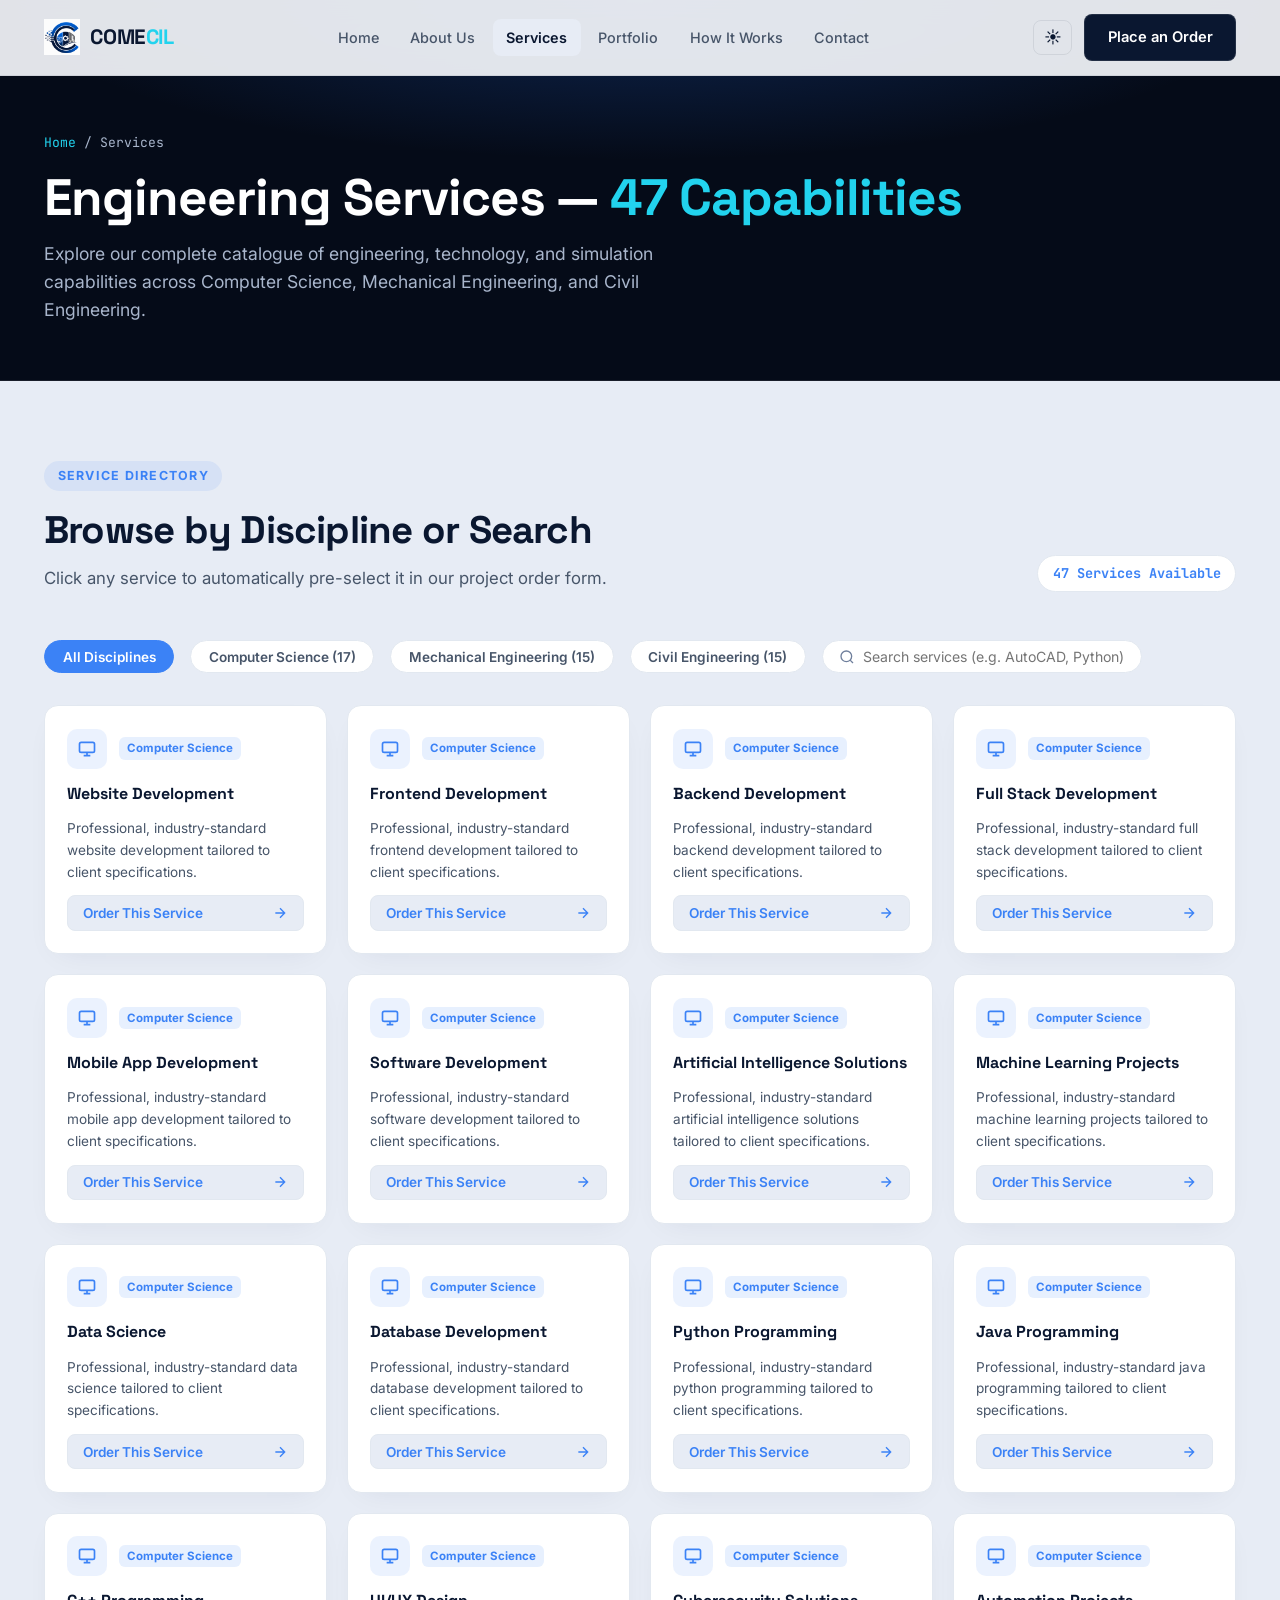
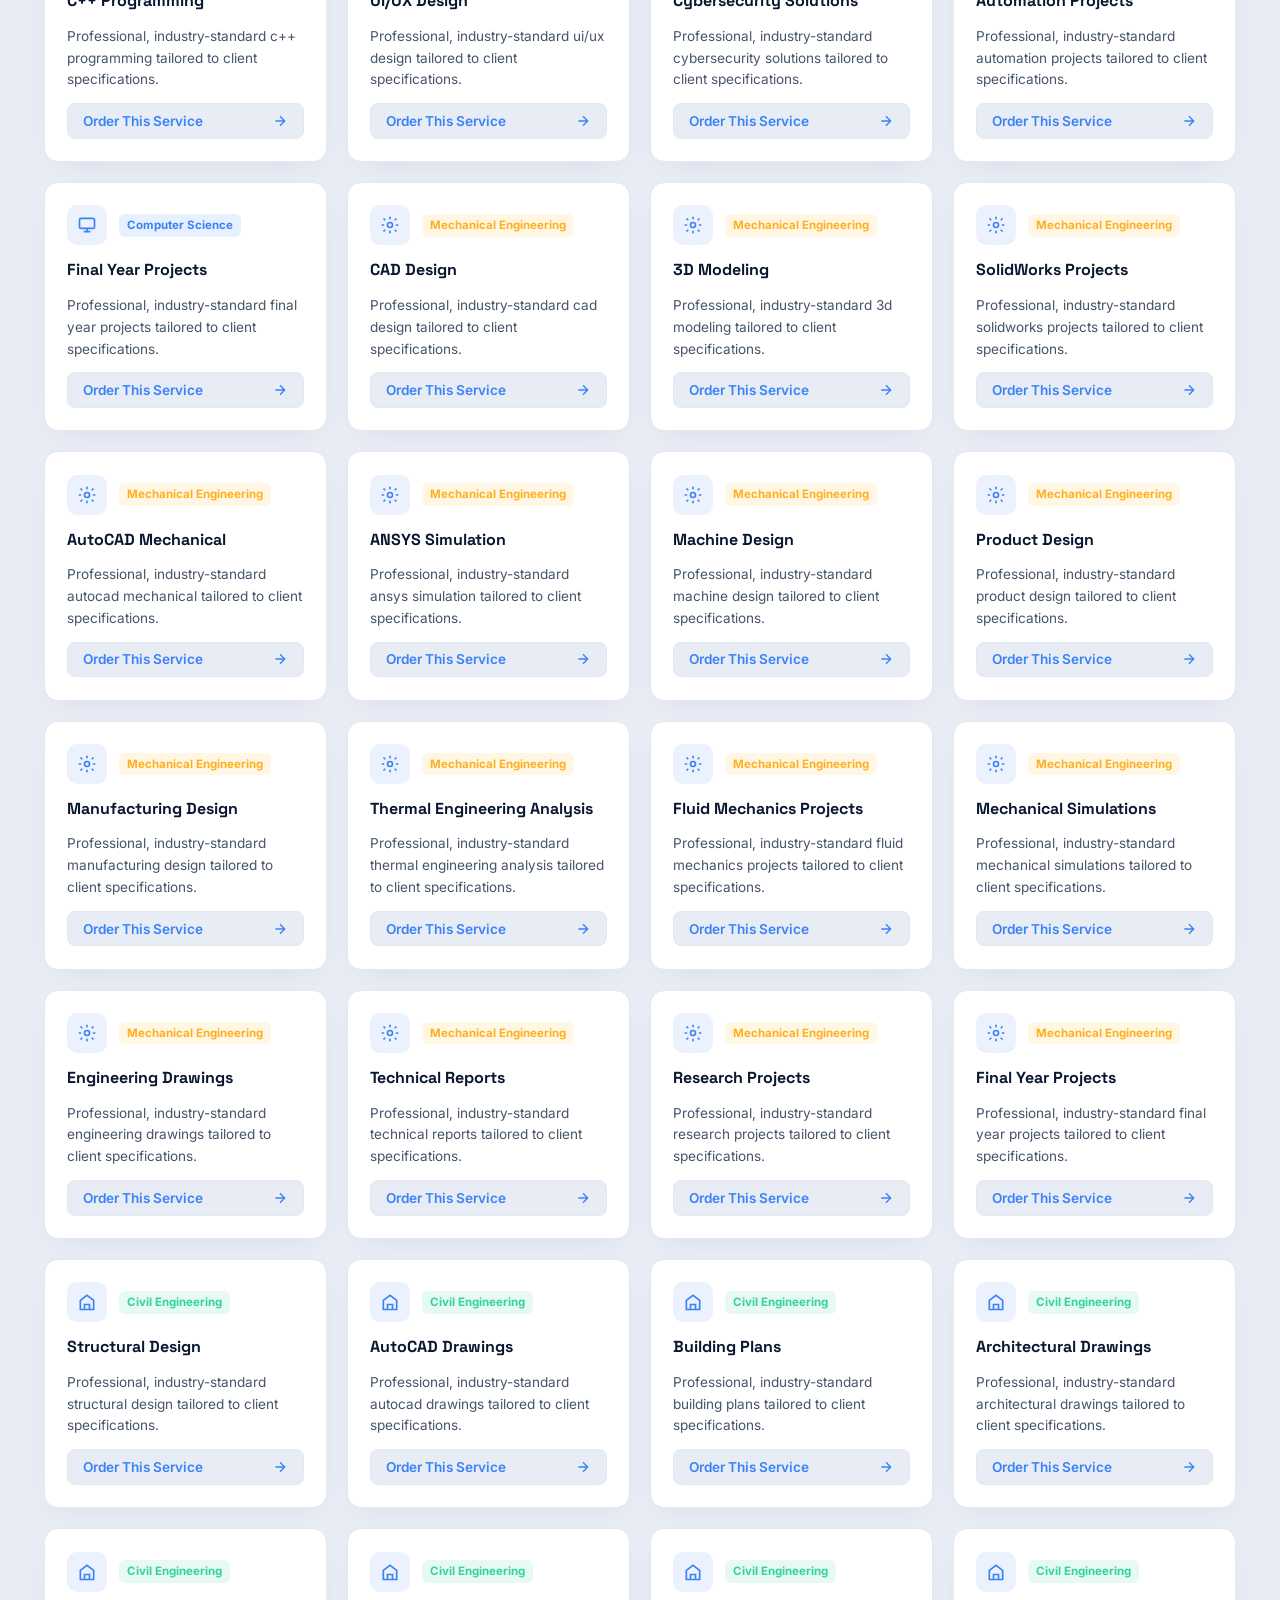
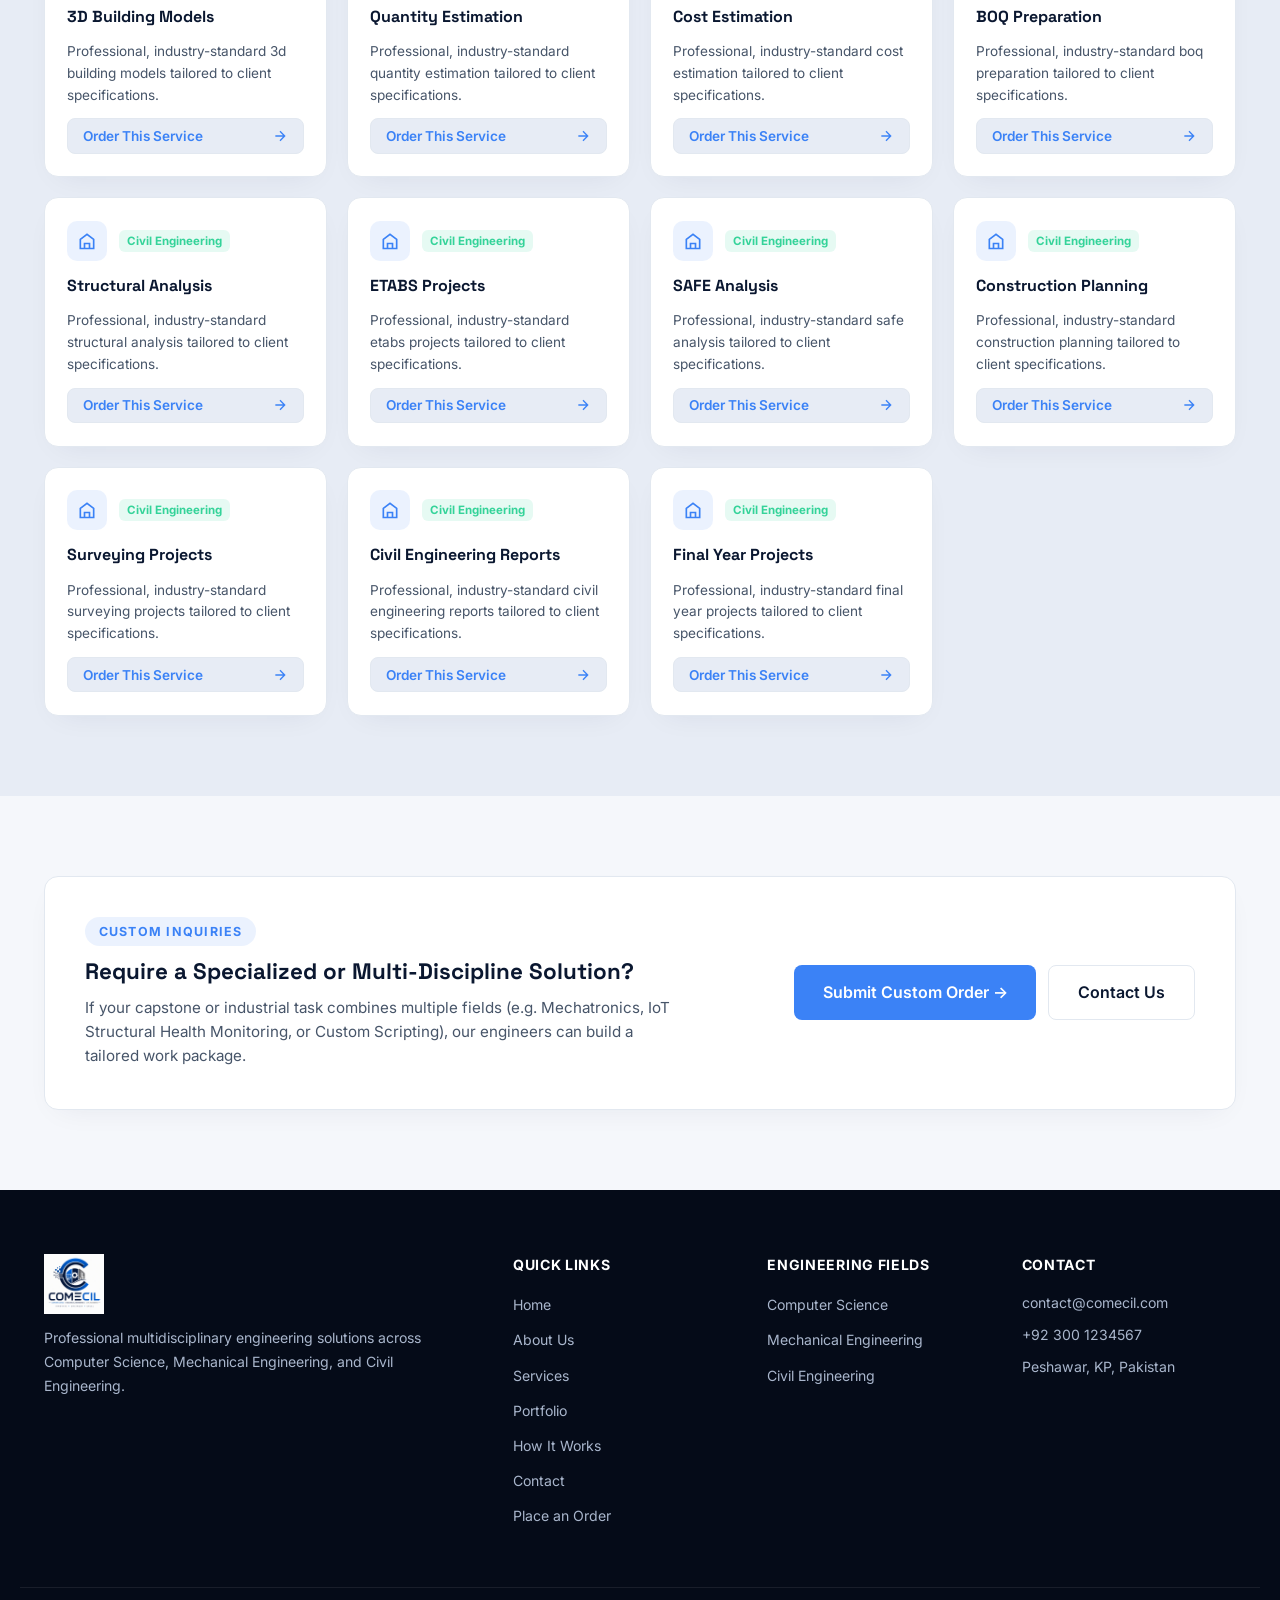
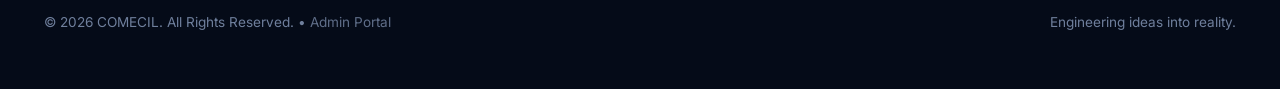
<file: services.html>
<!DOCTYPE html>
<html lang="en" data-theme="light">
<head>
  <meta charset="UTF-8">
  <meta name="viewport" content="width=device-width, initial-scale=1.0">
  <title>Engineering Services &mdash; COMECIL Platform</title>
  <meta name="description" content="Explore COMECIL's 47 professional engineering services across Computer Science, Mechanical Engineering, and Civil Engineering.">
  <link rel="icon" type="image/png" href="comecil-icon.png">
  <link rel="preconnect" href="https://fonts.googleapis.com">
  <link rel="preconnect" href="https://fonts.gstatic.com" crossorigin>
  <link href="https://fonts.googleapis.com/css2?family=Space+Grotesk:wght@400;500;600;700&family=Inter:wght@400;500;600;700&family=JetBrains+Mono:wght@400;500;600&display=swap" rel="stylesheet">
  <link rel="stylesheet" href="css/style.css">
</head>

<body>
  <!-- ============ NAVIGATION ============ -->
  <header id="siteHeader">
    <div class="nav-inner">
      <a href="index.html" class="brand">
        <img src="comecil-icon.png" alt="COMECIL Logo">
        <span class="brand-text">COME<span class="brand-dot">CIL</span></span>
      </a>
      <nav class="nav-links" id="navLinks" aria-label="Main Navigation">
        <a href="index.html">Home</a>
        <a href="about.html">About Us</a>
        <a href="services.html" class="active">Services</a>
        <a href="portfolio.html">Portfolio</a>
        <a href="how-it-works.html">How It Works</a>
        <a href="contact.html">Contact</a>
        <a href="order.html" class="mobile-drawer-order-btn">Place an Order</a>
      </nav>
      <div class="nav-cta">
        <button class="theme-toggle" id="themeToggle" title="Toggle dark/light mode" aria-label="Toggle theme">☀️</button>
        <a href="order.html" class="btn btn-dark">Place an Order</a>
        <button class="burger" id="burgerBtn" aria-label="Toggle navigation menu" aria-expanded="false">
          <span></span><span></span><span></span>
        </button>
      </div>
    </div>
  </header>

  <main>
    <!-- ============ PAGE BANNER ============ -->
    <section class="page-banner">
      <div class="page-banner-inner">
        <div class="breadcrumbs">
          <a href="index.html">Home</a> &sol; <span>Services</span>
        </div>
        <h1 class="page-banner-title">Engineering Services &mdash; <span>47 Capabilities</span></h1>
        <p class="page-banner-desc">
          Explore our complete catalogue of engineering, technology, and simulation capabilities across Computer Science, Mechanical Engineering, and Civil Engineering.
        </p>
      </div>
    </section>

    <!-- ============ SERVICES CATALOG ============ -->
    <section class="section" id="services" style="background:var(--bg-secondary);">
      <div class="container">
        <div class="section-head reveal" style="display:flex; justify-content:space-between; align-items:flex-end; flex-wrap:wrap; gap:1rem;">
          <div>
            <span class="section-label">Service Directory</span>
            <h2 class="section-title">Browse by Discipline or Search</h2>
            <p class="section-sub">Click any service to automatically pre-select it in our project order form.</p>
          </div>
          <span id="servicesCountBadge" style="font-family:var(--font-mono); font-size:0.85rem; font-weight:700; background:var(--bg-card); border:1px solid var(--bg-card-border); padding:0.4rem 0.9rem; border-radius:20px; color:var(--electric);">
            47 Services Available
          </span>
        </div>

        <div class="services-filter-row" id="servicesFilterRow">
          <button class="service-filter-btn active" data-category="all">All Disciplines</button>
          <button class="service-filter-btn" data-category="Computer Science">Computer Science (17)</button>
          <button class="service-filter-btn" data-category="Mechanical Engineering">Mechanical Engineering (15)</button>
          <button class="service-filter-btn" data-category="Civil Engineering">Civil Engineering (15)</button>

          <div class="search-box">
            <svg viewBox="0 0 24 24"><circle cx="11" cy="11" r="8"/><path d="M21 21l-4.35-4.35"/></svg>
            <input type="text" id="serviceSearchInput" placeholder="Search services (e.g. AutoCAD, Python)..." aria-label="Search engineering services">
            <button type="button" id="serviceSearchClear" class="search-clear-btn" aria-label="Clear search input">&times;</button>
          </div>
        </div>

        <div class="services-grid" id="servicesGrid"></div>

        <div class="services-empty-state" id="servicesEmptyState" style="display:none;">
          <p>No engineering services matched your query<span id="servicesSearchQueryDisplay"></span> in the selected category.</p>
          <br>
          <button type="button" class="btn btn-dark-outline" id="servicesResetBtn">Reset Filters &amp; Search</button>
        </div>
      </div>
    </section>

    <!-- ============ CUSTOM SERVICE REQUEST ============ -->
    <section class="section" style="background:var(--bg-primary);">
      <div class="container">
        <div class="form-card reveal" style="display:flex; justify-content:space-between; align-items:center; flex-wrap:wrap; gap:1.5rem; padding:2.5rem;">
          <div>
            <span class="section-label" style="margin-bottom:0.5rem;">Custom Inquiries</span>
            <h3 style="font-family:var(--font-display); font-size:1.4rem; font-weight:700; color:var(--text-primary); margin-bottom:0.35rem;">
              Require a Specialized or Multi-Discipline Solution?
            </h3>
            <p style="color:var(--text-secondary); font-size:0.95rem; max-width:600px;">
              If your capstone or industrial task combines multiple fields (e.g. Mechatronics, IoT Structural Health Monitoring, or Custom Scripting), our engineers can build a tailored work package.
            </p>
          </div>
          <div style="display:flex; gap:0.75rem; flex-wrap:wrap;">
            <a href="order.html" class="btn btn-primary btn-lg">Submit Custom Order &rarr;</a>
            <a href="contact.html" class="btn btn-dark-outline btn-lg">Contact Us</a>
          </div>
        </div>
      </div>
    </section>
  </main>

  <!-- ============ FOOTER ============ -->
  <footer>
    <div class="footer-grid">
      <div class="footer-brand">
        <div class="brand">
          <img src="comecil-logo.jpg" alt="COMECIL Logo" style="height:60px; width:auto; object-fit:contain;">
        </div>
        <p>Professional multidisciplinary engineering solutions across Computer Science, Mechanical Engineering, and Civil Engineering.</p>
      </div>
      <div>
        <h4>Quick Links</h4>
        <ul>
          <li><a href="index.html">Home</a></li>
          <li><a href="about.html">About Us</a></li>
          <li><a href="services.html">Services</a></li>
          <li><a href="portfolio.html">Portfolio</a></li>
          <li><a href="how-it-works.html">How It Works</a></li>
          <li><a href="contact.html">Contact</a></li>
          <li><a href="order.html">Place an Order</a></li>
        </ul>
      </div>
      <div>
        <h4>Engineering Fields</h4>
        <ul>
          <li><a href="services.html?discipline=computer">Computer Science</a></li>
          <li><a href="services.html?discipline=mechanical">Mechanical Engineering</a></li>
          <li><a href="services.html?discipline=civil">Civil Engineering</a></li>
        </ul>
      </div>
      <div>
        <h4>Contact</h4>
        <ul>
          <li>contact@comecil.com</li>
          <li>+92 300 1234567</li>
          <li>Peshawar, KP, Pakistan</li>
        </ul>
      </div>
    </div>
    <div class="footer-bottom">
      <span>&copy; 2026 COMECIL. All Rights Reserved. &bull; <a href="admin.html" style="color:inherit; opacity:0.85;">Admin Portal</a></span>
      <span>Engineering ideas into reality.</span>
    </div>
  </footer>

  <button type="button" class="to-top" id="toTopBtn" aria-label="Back to top" title="Back to top">
    <svg viewBox="0 0 24 24" width="20" height="20" fill="none" stroke="currentColor" stroke-width="2.2" stroke-linecap="round" stroke-linejoin="round">
      <path d="M12 19V5M5 12l7-7 7 7"/>
    </svg>
  </button>

  <div class="toast-container" id="toastContainer"></div>

  <script src="js/main.js"></script>
  <script src="js/services.js"></script>
</body>
</html>
</file>
<file: css/style.css>
/* ==========================================================================
   COMECIL — Modern Engineering & Technology Solutions
   Core Stylesheet & Design System
   ========================================================================== */

/* ============ DESIGN TOKENS & THEMING ============ */
:root {
  --blue-500: #1c4fa8;
  --cyan-400: #22d3ee;
  --cyan-300: #67e8f9;
  --electric: #3b82f6;
  --amber: #ffb020;
  --ok: #34d399;
  --err: #f87171;
  --warn: #fbbf24;
  --info: #38bdf8;
  --font-display: 'Space Grotesk', -apple-system, BlinkMacSystemFont, sans-serif;
  --font-body: 'Inter', -apple-system, BlinkMacSystemFont, sans-serif;
  --font-mono: 'JetBrains Mono', monospace;
  --radius: 14px;
  --radius-sm: 8px;
  --max: 1240px;
  --nav-h: 76px;

  /* LIGHT THEME */
  --bg-primary: #f5f7fb;
  --bg-secondary: #e7ecf5;
  --bg-card: #ffffff;
  --bg-card-border: #e2e8f0;
  --text-primary: #0a1730;
  --text-secondary: #475569;
  --text-muted: #6f7f9c;
  --input-bg: #ffffff;
  --input-border: #cbd5e1;
  --input-text: #0a1730;
  --header-bg: rgba(245, 247, 251, 0.92);
  --header-border: rgba(10, 23, 48, 0.08);
  --header-text: #0a1730;
  --header-link: #475569;
  --header-link-hover: #0a1730;
  --card-shadow: 0 10px 30px -15px rgba(15, 33, 68, 0.09);
  --card-shadow-hover: 0 20px 40px -16px rgba(15, 33, 68, 0.18);
  --navy-950: #050b18;
  --navy-900: #0a1730;
  --navy-800: #0f2144;
  --navy-700: #16305e;
  --steel-300: #a9b6cc;
  --steel-500: #6f7f9c;
  --paper: #f5f7fb;
  --paper-dim: #e7ecf5;
  --white: #ffffff;
}

[data-theme="dark"] {
  --bg-primary: #050b18;
  --bg-secondary: #0a1730;
  --bg-card: #0d1e3d;
  --bg-card-border: rgba(255, 255, 255, 0.09);
  --text-primary: #f8fafc;
  --text-secondary: #cbd5e1;
  --text-muted: #94a3b8;
  --input-bg: #071329;
  --input-border: rgba(255, 255, 255, 0.16);
  --input-text: #f8fafc;
  --header-bg: rgba(5, 11, 24, 0.92);
  --header-border: rgba(255, 255, 255, 0.08);
  --header-text: #ffffff;
  --header-link: #a9b6cc;
  --header-link-hover: #ffffff;
  --card-shadow: 0 10px 30px -15px rgba(0, 0, 0, 0.6);
  --card-shadow-hover: 0 22px 48px -18px rgba(0, 0, 0, 0.85);
  --paper: #050b18;
  --paper-dim: #0a1730;
  --steel-500: #94a3b8;
}

.theme-transitioning, .theme-transitioning * {
  transition: background-color 0.3s ease, color 0.3s ease, border-color 0.3s ease, box-shadow 0.3s ease !important;
}

/* ============ RESET & BASE ============ */
*, *::before, *::after {
  box-sizing: border-box;
  margin: 0;
  padding: 0;
}

html {
  scroll-behavior: smooth;
}

body {
  font-family: var(--font-body);
  background-color: var(--bg-primary);
  color: var(--text-primary);
  line-height: 1.6;
  overflow-x: hidden;
  transition: background-color 0.3s ease, color 0.3s ease;
  min-height: 100vh;
  display: flex;
  flex-direction: column;
}

main {
  flex: 1 0 auto;
}

img {
  display: block;
  max-width: 100%;
}

a {
  color: inherit;
  text-decoration: none;
}

button {
  font-family: inherit;
  cursor: pointer;
}

ul {
  list-style: none;
}

input, select, textarea {
  font-family: inherit;
}

/* ============ NAVIGATION ============ */
header {
  position: fixed;
  top: 0; left: 0; right: 0;
  height: var(--nav-h);
  background: var(--header-bg);
  border-bottom: 1px solid var(--header-border);
  backdrop-filter: blur(14px);
  -webkit-backdrop-filter: blur(14px);
  z-index: 1000;
  display: flex;
  align-items: center;
}

.nav-inner {
  max-width: var(--max);
  margin: 0 auto;
  padding: 0 1.5rem;
  width: 100%;
  display: flex;
  align-items: center;
  justify-content: space-between;
  gap: 1rem;
}

.brand {
  display: flex;
  align-items: center;
  gap: 0.65rem;
  text-decoration: none;
}

.brand img {
  height: 36px;
  width: auto;
}

.brand-text {
  font-family: var(--font-display);
  font-weight: 700;
  font-size: 1.3rem;
  color: var(--header-text);
  letter-spacing: -0.02em;
}

.brand-dot {
  color: var(--cyan-400);
}

.nav-links {
  display: flex;
  align-items: center;
  gap: 0.25rem;
}

.nav-links a {
  font-size: 0.9rem;
  font-weight: 500;
  color: var(--header-link);
  padding: 0.45rem 0.85rem;
  border-radius: var(--radius-sm);
  transition: color 0.15s, background 0.15s;
  position: relative;
}

.nav-links a:hover,
.nav-links a.active {
  color: var(--header-link-hover);
  background: var(--bg-secondary);
  font-weight: 600;
}

.nav-cta {
  display: flex;
  align-items: center;
  gap: 0.75rem;
}

.theme-toggle {
  background: none;
  border: 1px solid var(--header-border);
  border-radius: var(--radius-sm);
  padding: 0.4rem 0.6rem;
  font-size: 1.05rem;
  color: var(--header-text);
  transition: background 0.15s, border-color 0.15s;
  display: flex;
  align-items: center;
  justify-content: center;
}

.theme-toggle:hover {
  background: var(--bg-secondary);
}

.burger {
  display: none;
  background: none;
  border: 1px solid var(--header-border);
  border-radius: var(--radius-sm);
  padding: 0.4rem 0.55rem;
  flex-direction: column;
  gap: 4px;
}

.burger span {
  display: block;
  width: 20px;
  height: 2px;
  background: var(--header-text);
  border-radius: 2px;
  transition: all 0.25s;
}

.mobile-drawer-order-btn {
  display: none;
}

@media (max-width: 960px) {
  header {
    backdrop-filter: none;
    -webkit-backdrop-filter: none;
  }
  .nav-links {
    position: fixed;
    top: var(--nav-h); left: 0; right: 0;
    width: 100vw;
    height: calc(100vh - var(--nav-h));
    background: var(--bg-primary) !important;
    border-top: 1px solid var(--header-border);
    flex-direction: column;
    align-items: flex-start;
    padding: 1.5rem;
    gap: 0.4rem;
    overflow-y: auto;
    z-index: 1999;
    opacity: 0;
    visibility: hidden;
    pointer-events: none;
    transform: translateY(-12px);
    transition: opacity 0.2s ease, transform 0.2s ease, visibility 0.2s ease;
  }
  .nav-links.open {
    opacity: 1;
    visibility: visible;
    pointer-events: auto;
    transform: translateY(0);
  }
  .nav-links a {
    font-size: 1.1rem;
    padding: 0.85rem 1rem;
    width: 100%;
    border-radius: 10px;
  }
  .burger {
    display: flex;
  }
  .nav-cta .btn-dark,
  .nav-cta .btn-primary {
    display: none;
  }
  .mobile-drawer-order-btn {
    display: block !important;
    margin-top: 1rem;
    width: 100%;
    padding: 0.85rem;
    text-align: center;
    background: var(--electric);
    color: #fff;
    border-radius: var(--radius-sm);
    font-weight: 600;
    font-size: 1rem;
  }
}

/* ============ BUTTONS ============ */
.btn {
  display: inline-flex;
  align-items: center;
  justify-content: center;
  gap: 0.5rem;
  padding: 0.65rem 1.4rem;
  border-radius: var(--radius-sm);
  font-weight: 600;
  font-size: 0.92rem;
  border: none;
  transition: all 0.18s ease;
  cursor: pointer;
  text-decoration: none;
}

.btn-primary {
  background: var(--electric);
  color: #fff;
}

.btn-primary:hover {
  background: #2563eb;
  transform: translateY(-1px);
  box-shadow: 0 6px 20px rgba(59, 130, 246, 0.35);
}

.btn-dark {
  background: var(--navy-900);
  color: #fff;
  border: 1px solid rgba(255, 255, 255, 0.1);
}

.btn-dark:hover {
  background: var(--navy-800);
  color: #fff;
}

.btn-dark-outline {
  background: transparent;
  color: var(--text-primary);
  border: 1.5px solid var(--bg-card-border);
}

.btn-dark-outline:hover {
  background: var(--bg-secondary);
}

.btn-lg {
  padding: 0.85rem 1.8rem;
  font-size: 1rem;
}

/* ============ SECTIONS & CONTAINERS ============ */
.section {
  padding: 5rem 0;
}

.container {
  max-width: var(--max);
  margin: 0 auto;
  padding: 0 1.5rem;
}

.section-label {
  display: inline-flex;
  align-items: center;
  gap: 0.5rem;
  font-size: 0.78rem;
  font-weight: 700;
  letter-spacing: 0.1em;
  text-transform: uppercase;
  color: var(--electric);
  background: rgba(59, 130, 246, 0.1);
  padding: 0.3rem 0.85rem;
  border-radius: 20px;
  margin-bottom: 1rem;
}

.section-title {
  font-family: var(--font-display);
  font-size: clamp(1.8rem, 3vw, 2.6rem);
  font-weight: 700;
  color: var(--text-primary);
  line-height: 1.2;
  letter-spacing: -0.02em;
}

.section-sub {
  font-size: 1.05rem;
  color: var(--text-secondary);
  max-width: 620px;
  margin-top: 0.75rem;
}

.section-head {
  margin-bottom: 3rem;
}

/* ============ PAGE HEADER / BANNER FOR SUB-PAGES ============ */
.page-banner {
  background: var(--navy-950);
  color: #fff;
  padding: calc(var(--nav-h) + 3.5rem) 0 3.5rem;
  position: relative;
  overflow: hidden;
  border-bottom: 1px solid rgba(255, 255, 255, 0.08);
}

.page-banner::before {
  content: '';
  position: absolute;
  inset: 0;
  background: radial-gradient(ellipse 70% 60% at 50% 0%, rgba(28, 79, 168, 0.4) 0%, transparent 70%);
  pointer-events: none;
}

.page-banner-inner {
  position: relative;
  z-index: 1;
  max-width: var(--max);
  margin: 0 auto;
  padding: 0 1.5rem;
}

.breadcrumbs {
  display: flex;
  align-items: center;
  gap: 0.5rem;
  font-size: 0.82rem;
  font-family: var(--font-mono);
  color: var(--steel-300);
  margin-bottom: 1rem;
}

.breadcrumbs a {
  color: var(--cyan-400);
  text-decoration: none;
}

.breadcrumbs a:hover {
  text-decoration: underline;
}

.page-banner-title {
  font-family: var(--font-display);
  font-size: clamp(2.2rem, 4.5vw, 3.2rem);
  font-weight: 700;
  line-height: 1.15;
  letter-spacing: -0.02em;
  margin-bottom: 0.75rem;
  color: #fff;
}

.page-banner-title span {
  color: var(--cyan-400);
}

.page-banner-desc {
  font-size: 1.1rem;
  color: var(--steel-300);
  max-width: 680px;
  line-height: 1.6;
}

/* ============ HERO (HOME PAGE) ============ */
.hero {
  min-height: 100vh;
  background: var(--navy-950);
  display: flex;
  align-items: center;
  padding-top: var(--nav-h);
  position: relative;
  overflow: hidden;
}

.hero::before {
  content: '';
  position: absolute;
  inset: 0;
  background: radial-gradient(ellipse 80% 60% at 50% 0%, rgba(28, 79, 168, 0.35) 0%, transparent 70%);
  pointer-events: none;
}

.hero-inner {
  max-width: var(--max);
  margin: 0 auto;
  padding: 5rem 1.5rem;
  position: relative;
  z-index: 1;
  display: grid;
  grid-template-columns: 1fr 1fr;
  align-items: center;
  gap: 3rem;
}

.hero-eyebrow {
  font-family: var(--font-mono);
  font-size: 0.78rem;
  font-weight: 500;
  color: var(--cyan-400);
  letter-spacing: 0.12em;
  text-transform: uppercase;
  margin-bottom: 1.25rem;
  display: flex;
  align-items: center;
  gap: 0.5rem;
}

.hero-eyebrow::before {
  content: '//';
  opacity: 0.5;
}

.hero-title {
  font-family: var(--font-display);
  font-size: clamp(2.4rem, 5vw, 3.8rem);
  font-weight: 700;
  color: #ffffff;
  line-height: 1.12;
  letter-spacing: -0.03em;
  margin-bottom: 1.5rem;
}

.hero-title span {
  color: var(--cyan-400);
}

.hero-desc {
  font-size: 1.1rem;
  color: var(--steel-300);
  line-height: 1.7;
  margin-bottom: 2.25rem;
}

.hero-actions {
  display: flex;
  gap: 1rem;
  flex-wrap: wrap;
}

.hero-badge-row {
  display: flex;
  gap: 1.25rem;
  flex-wrap: wrap;
  margin-top: 3rem;
}

.hero-badge {
  display: flex;
  align-items: center;
  gap: 0.5rem;
  font-size: 0.82rem;
  font-weight: 600;
  color: var(--steel-300);
}

.hero-badge-dot {
  width: 7px;
  height: 7px;
  border-radius: 50%;
  background: var(--ok);
}

.hero-visual {
  display: flex;
  flex-direction: column;
  gap: 1rem;
}

.hero-card {
  background: rgba(255, 255, 255, 0.05);
  border: 1px solid rgba(255, 255, 255, 0.1);
  border-radius: var(--radius);
  padding: 1.35rem 1.5rem;
  backdrop-filter: blur(8px);
}

.hero-card-title {
  font-family: var(--font-display);
  font-size: 1.05rem;
  font-weight: 700;
  color: #fff;
  margin-bottom: 0.25rem;
}

.hero-card-sub {
  font-size: 0.85rem;
  color: var(--steel-300);
}

.hero-card-count {
  font-family: var(--font-mono);
  font-size: 1.8rem;
  font-weight: 700;
  color: var(--cyan-400);
}

@media (max-width: 768px) {
  .hero-inner {
    grid-template-columns: 1fr;
  }
  .hero-visual {
    display: none;
  }
}

/* ============ ABOUT SECTION & PAGE ============ */
.about-grid {
  display: grid;
  grid-template-columns: 1fr 1fr;
  gap: 4rem;
  align-items: center;
}

.about-features {
  display: grid;
  gap: 1.25rem;
}

.about-feature {
  display: flex;
  gap: 1rem;
  align-items: flex-start;
  background: var(--bg-card);
  border: 1px solid var(--bg-card-border);
  border-radius: var(--radius);
  padding: 1.25rem;
  box-shadow: var(--card-shadow);
}

.about-icon {
  width: 44px;
  height: 44px;
  border-radius: 10px;
  background: rgba(59, 130, 246, 0.1);
  display: flex;
  align-items: center;
  justify-content: center;
  flex-shrink: 0;
}

.about-icon svg {
  stroke: var(--electric);
  width: 22px;
  height: 22px;
  fill: none;
  stroke-width: 2;
}

@media (max-width: 768px) {
  .about-grid {
    grid-template-columns: 1fr;
    gap: 2.5rem;
  }
}

/* Pillars grid for dedicated About page */
.pillars-grid {
  display: grid;
  grid-template-columns: repeat(auto-fit, minmax(300px, 1fr));
  gap: 1.5rem;
  margin-top: 2rem;
}

.pillar-card {
  background: var(--bg-card);
  border: 1px solid var(--bg-card-border);
  border-radius: var(--radius);
  padding: 2rem;
  box-shadow: var(--card-shadow);
  display: flex;
  flex-direction: column;
  gap: 0.85rem;
}

.pillar-badge {
  font-family: var(--font-mono);
  font-size: 0.75rem;
  font-weight: 700;
  text-transform: uppercase;
  letter-spacing: 0.05em;
  padding: 0.2rem 0.65rem;
  border-radius: 6px;
  width: fit-content;
}

.pillar-card h3 {
  font-family: var(--font-display);
  font-size: 1.3rem;
  color: var(--text-primary);
}

.pillar-card p {
  font-size: 0.95rem;
  color: var(--text-secondary);
  line-height: 1.7;
}

/* ============ SERVICES ============ */
.services-filter-row {
  display: flex;
  flex-wrap: wrap;
  gap: 1rem;
  align-items: center;
  margin-bottom: 2rem;
}

.service-filter-btn {
  background: var(--bg-card);
  border: 1.5px solid var(--bg-card-border);
  border-radius: 20px;
  padding: 0.45rem 1.1rem;
  font-size: 0.85rem;
  font-weight: 600;
  color: var(--text-secondary);
  cursor: pointer;
  transition: all 0.15s;
}

.service-filter-btn.active {
  background: var(--electric);
  color: #fff;
  border-color: var(--electric);
}

.search-box {
  display: flex;
  align-items: center;
  gap: 0.5rem;
  background: var(--bg-card);
  border: 1.5px solid var(--bg-card-border);
  border-radius: 20px;
  padding: 0.45rem 1rem;
  flex: 1;
  max-width: 320px;
}

.search-box svg {
  stroke: var(--text-muted);
  width: 16px;
  height: 16px;
  fill: none;
  stroke-width: 2;
  flex-shrink: 0;
}

.search-box input {
  background: none;
  border: none;
  outline: none;
  font-size: 0.88rem;
  color: var(--input-text);
  width: 100%;
}

.search-clear-btn {
  background: none;
  border: none;
  color: var(--text-muted);
  font-size: 1.1rem;
  line-height: 1;
  cursor: pointer;
  display: none;
}

.services-grid {
  display: grid;
  grid-template-columns: repeat(auto-fill, minmax(260px, 1fr));
  gap: 1.25rem;
}

.service-card {
  background: var(--bg-card);
  border: 1px solid var(--bg-card-border);
  border-radius: var(--radius);
  padding: 1.4rem;
  box-shadow: var(--card-shadow);
  transition: box-shadow 0.2s, transform 0.2s;
  display: flex;
  flex-direction: column;
  gap: 0.75rem;
}

.service-card:hover {
  box-shadow: var(--card-shadow-hover);
  transform: translateY(-3px);
}

.service-card-top {
  display: flex;
  align-items: center;
  gap: 0.75rem;
}

.service-card-icon {
  width: 40px;
  height: 40px;
  border-radius: 10px;
  background: rgba(59, 130, 246, 0.1);
  display: flex;
  align-items: center;
  justify-content: center;
  flex-shrink: 0;
}

.service-card-icon svg {
  width: 20px;
  height: 20px;
  fill: none;
  stroke: var(--electric);
  stroke-width: 2;
}

.service-cat-badge {
  font-size: 0.72rem;
  font-weight: 700;
  padding: 2px 8px;
  border-radius: 6px;
}

.service-cat-badge.cs    { background: rgba(59, 130, 246, 0.12); color: var(--electric); }
.service-cat-badge.mech  { background: rgba(255, 176, 32, 0.12); color: var(--amber); }
.service-cat-badge.civil { background: rgba(52, 211, 153, 0.12); color: var(--ok); }

.service-card-title {
  font-family: var(--font-display);
  font-size: 1rem;
  font-weight: 700;
  color: var(--text-primary);
}

.service-card-desc {
  font-size: 0.85rem;
  color: var(--text-secondary);
  flex: 1;
}

.service-card-btn {
  display: flex;
  align-items: center;
  justify-content: space-between;
  padding: 0.55rem 0.9rem;
  background: var(--bg-secondary);
  border: 1px solid var(--bg-card-border);
  border-radius: var(--radius-sm);
  font-size: 0.85rem;
  font-weight: 600;
  color: var(--electric);
  cursor: pointer;
  transition: background 0.15s, color 0.15s;
  margin-top: auto;
}

.service-card-btn:hover {
  background: var(--electric);
  color: #fff;
}

.services-empty-state {
  text-align: center;
  padding: 3.5rem 1rem;
  color: var(--text-muted);
  font-size: 0.95rem;
}

/* ============ WHY US ============ */
.why-grid {
  display: grid;
  grid-template-columns: repeat(auto-fit, minmax(250px, 1fr));
  gap: 1.5rem;
}

.why-card {
  background: var(--bg-card);
  border: 1px solid var(--bg-card-border);
  border-radius: var(--radius);
  padding: 2rem 1.5rem;
  box-shadow: var(--card-shadow);
  text-align: center;
}

.why-icon {
  width: 56px;
  height: 56px;
  border-radius: 14px;
  background: rgba(59, 130, 246, 0.1);
  display: flex;
  align-items: center;
  justify-content: center;
  margin: 0 auto 1.25rem;
}

.why-icon svg {
  width: 26px;
  height: 26px;
  fill: none;
  stroke: var(--electric);
  stroke-width: 2;
}

.why-card h3 {
  font-family: var(--font-display);
  font-size: 1.1rem;
  font-weight: 700;
  margin-bottom: 0.5rem;
}

.why-card p {
  font-size: 0.9rem;
  color: var(--text-secondary);
}

/* ============ HOW IT WORKS ============ */
.how-grid {
  display: grid;
  grid-template-columns: repeat(auto-fit, minmax(220px, 1fr));
  gap: 1.5rem;
  position: relative;
}

.how-step {
  background: var(--bg-card);
  border: 1px solid var(--bg-card-border);
  border-radius: var(--radius);
  padding: 1.75rem 1.5rem;
  position: relative;
}

.how-num {
  font-family: var(--font-mono);
  font-size: 0.78rem;
  font-weight: 700;
  color: var(--electric);
  background: rgba(59, 130, 246, 0.1);
  padding: 0.25rem 0.65rem;
  border-radius: 6px;
  display: inline-block;
  margin-bottom: 1rem;
}

.how-step h3 {
  font-family: var(--font-display);
  font-size: 1.05rem;
  font-weight: 700;
  margin-bottom: 0.5rem;
}

.how-step p {
  font-size: 0.88rem;
  color: var(--text-secondary);
}

/* ============ PORTFOLIO ============ */
.filter-row {
  display: flex;
  gap: 0.75rem;
  flex-wrap: wrap;
  margin-bottom: 2rem;
}

.filter-btn {
  background: var(--bg-card);
  border: 1.5px solid var(--bg-card-border);
  border-radius: 20px;
  padding: 0.45rem 1.1rem;
  font-size: 0.85rem;
  font-weight: 600;
  color: var(--text-secondary);
  cursor: pointer;
  transition: all 0.15s;
}

.filter-btn.active {
  background: var(--electric);
  color: #fff;
  border-color: var(--electric);
}

.portfolio-grid {
  display: grid;
  grid-template-columns: repeat(auto-fill, minmax(280px, 1fr));
  gap: 1.25rem;
}

.portfolio-card {
  background: var(--bg-card);
  border: 1px solid var(--bg-card-border);
  border-radius: var(--radius);
  overflow: hidden;
  cursor: pointer;
  box-shadow: var(--card-shadow);
  transition: box-shadow 0.2s, transform 0.2s;
}

.portfolio-card:hover {
  box-shadow: var(--card-shadow-hover);
  transform: translateY(-3px);
}

.portfolio-card-hero {
  height: 140px;
  display: flex;
  align-items: center;
  justify-content: center;
  font-size: 2.5rem;
}

.portfolio-card-body {
  padding: 1.25rem;
}

.portfolio-cat {
  font-size: 0.75rem;
  font-weight: 700;
  text-transform: uppercase;
  letter-spacing: 0.08em;
  color: var(--electric);
  margin-bottom: 0.35rem;
}

.portfolio-title {
  font-family: var(--font-display);
  font-size: 1.05rem;
  font-weight: 700;
  color: var(--text-primary);
  margin-bottom: 0.4rem;
}

.portfolio-desc {
  font-size: 0.85rem;
  color: var(--text-secondary);
  display: -webkit-box;
  -webkit-line-clamp: 2;
  -webkit-box-orient: vertical;
  overflow: hidden;
}

/* Modal */
.modal-overlay {
  position: fixed;
  inset: 0;
  background: rgba(5, 11, 24, 0.65);
  backdrop-filter: blur(4px);
  z-index: 2000;
  display: flex;
  align-items: center;
  justify-content: center;
  padding: 1.5rem;
  opacity: 0;
  pointer-events: none;
  transition: opacity 0.2s;
}

.modal-overlay.open {
  opacity: 1;
  pointer-events: auto;
}

.modal-box {
  background: var(--bg-card);
  border: 1px solid var(--bg-card-border);
  border-radius: var(--radius);
  width: 100%;
  max-width: 680px;
  max-height: 90vh;
  overflow-y: auto;
  box-shadow: 0 20px 60px rgba(0, 0, 0, 0.3);
  position: relative;
}

.modal-hero {
  height: 160px;
  display: flex;
  align-items: center;
  justify-content: center;
  font-size: 3.5rem;
  border-radius: var(--radius) var(--radius) 0 0;
}

.modal-content {
  padding: 2rem;
}

.modal-close {
  position: absolute;
  top: 1rem;
  right: 1rem;
  background: rgba(255, 255, 255, 0.2);
  border: none;
  color: #fff;
  width: 34px;
  height: 34px;
  border-radius: 50%;
  font-size: 1.4rem;
  line-height: 1;
  cursor: pointer;
  display: flex;
  align-items: center;
  justify-content: center;
}

/* ============ TESTIMONIALS ============ */
.testi-wrap {
  position: relative;
}

.testi-track {
  overflow: hidden;
}

.testi-slides {
  display: flex;
  transition: transform 0.4s ease;
}

.testi-slide {
  min-width: 100%;
  background: var(--bg-card);
  border: 1px solid var(--bg-card-border);
  border-radius: var(--radius);
  padding: 2.5rem;
  box-shadow: var(--card-shadow);
}

.testi-quote {
  font-size: 1.05rem;
  color: var(--text-secondary);
  line-height: 1.8;
  margin-bottom: 1.5rem;
  font-style: italic;
}

.testi-quote::before {
  content: '"';
  font-size: 2rem;
  color: var(--electric);
  line-height: 1;
  display: block;
  margin-bottom: 0.5rem;
}

.testi-author {
  display: flex;
  align-items: center;
  gap: 0.85rem;
}

.testi-avatar {
  width: 46px;
  height: 46px;
  border-radius: 50%;
  background: rgba(59, 130, 246, 0.15);
  display: flex;
  align-items: center;
  justify-content: center;
  font-size: 1.2rem;
  flex-shrink: 0;
}

.testi-name {
  font-weight: 700;
  font-size: 0.95rem;
}

.testi-role {
  font-size: 0.82rem;
  color: var(--text-muted);
}

.testi-nav {
  display: flex;
  align-items: center;
  justify-content: center;
  gap: 1rem;
  margin-top: 1.5rem;
}

.testi-arrow {
  background: var(--bg-card);
  border: 1px solid var(--bg-card-border);
  border-radius: 50%;
  width: 38px;
  height: 38px;
  font-size: 1rem;
  cursor: pointer;
  color: var(--text-primary);
  transition: background 0.15s;
}

.testi-arrow:hover {
  background: var(--electric);
  color: #fff;
  border-color: var(--electric);
}

.testi-dots {
  display: flex;
  gap: 0.4rem;
}

.testi-dot {
  width: 7px;
  height: 7px;
  border-radius: 50%;
  background: var(--bg-card-border);
  cursor: pointer;
  transition: background 0.15s;
}

.testi-dot.active {
  background: var(--electric);
}

/* ============ ORDER & CONTACT FORMS ============ */
.order-section {
  background: var(--bg-primary);
}

.order-grid {
  display: grid;
  grid-template-columns: 1fr 1.6fr;
  gap: 3rem;
  align-items: start;
}

.order-info-list {
  display: flex;
  flex-direction: column;
  gap: 1.25rem;
  margin-top: 2rem;
}

.order-info-item {
  display: flex;
  gap: 0.85rem;
  align-items: flex-start;
}

.order-info-icon {
  width: 38px;
  height: 38px;
  border-radius: 9px;
  background: rgba(59, 130, 246, 0.1);
  display: flex;
  align-items: center;
  justify-content: center;
  flex-shrink: 0;
}

.order-info-icon svg {
  width: 18px;
  height: 18px;
  fill: none;
  stroke: var(--electric);
  stroke-width: 2;
}

.form-card {
  background: var(--bg-card);
  border: 1px solid var(--bg-card-border);
  border-radius: var(--radius);
  padding: 2rem;
  box-shadow: var(--card-shadow);
}

.form-row {
  display: grid;
  grid-template-columns: 1fr 1fr;
  gap: 1.25rem;
}

.field {
  display: flex;
  flex-direction: column;
  gap: 0.4rem;
}

.field label {
  font-size: 0.85rem;
  font-weight: 600;
  color: var(--text-primary);
}

.field label .req {
  color: var(--err);
  margin-left: 2px;
}

.field input,
.field select,
.field textarea {
  background: var(--input-bg);
  border: 1.5px solid var(--input-border);
  border-radius: var(--radius-sm);
  padding: 0.65rem 0.9rem;
  font-size: 0.95rem;
  color: var(--input-text);
  outline: none;
  transition: border-color 0.15s, box-shadow 0.15s;
  width: 100%;
}

.field input:focus,
.field select:focus,
.field textarea:focus {
  border-color: var(--electric);
  box-shadow: 0 0 0 3px rgba(59, 130, 246, 0.15);
}

.field.error input,
.field.error select,
.field.error textarea {
  border-color: var(--err);
}

.field-error {
  font-size: 0.8rem;
  color: var(--err);
  display: none;
}

.field.error .field-error {
  display: block;
}

.field-label-row {
  display: flex;
  align-items: center;
  justify-content: space-between;
}

.char-counter {
  font-size: 0.78rem;
  color: var(--text-muted);
  font-family: var(--font-mono);
}

.file-drop {
  border: 2px dashed var(--bg-card-border);
  border-radius: var(--radius);
  padding: 1.75rem;
  text-align: center;
  cursor: pointer;
  transition: border-color 0.15s, background 0.15s;
  color: var(--text-secondary);
  font-size: 0.88rem;
}

.file-drop:hover,
.file-drop.dragover {
  border-color: var(--electric);
  background: rgba(59, 130, 246, 0.04);
}

.file-list {
  display: flex;
  flex-direction: column;
  gap: 0.5rem;
  margin-top: 0.75rem;
}

.file-item {
  display: flex;
  align-items: center;
  justify-content: space-between;
  background: var(--bg-secondary);
  border: 1px solid var(--bg-card-border);
  border-radius: var(--radius-sm);
  padding: 0.6rem 0.85rem;
}

.file-item-info {
  display: flex;
  align-items: center;
  gap: 0.5rem;
  font-size: 0.85rem;
}

.file-name {
  font-weight: 600;
  max-width: 220px;
  white-space: nowrap;
  overflow: hidden;
  text-overflow: ellipsis;
}

.file-size {
  color: var(--text-muted);
}

.file-remove-btn {
  background: none;
  border: none;
  color: var(--err);
  font-size: 1.2rem;
  line-height: 1;
  cursor: pointer;
}

.form-footer {
  display: flex;
  align-items: center;
  justify-content: space-between;
  gap: 1rem;
  margin-top: 1.5rem;
  flex-wrap: wrap;
}

.form-note {
  font-size: 0.8rem;
  color: var(--text-muted);
  flex: 1;
}

.spinner {
  display: none;
  width: 16px;
  height: 16px;
  border: 2px solid rgba(255, 255, 255, 0.3);
  border-radius: 50%;
  border-top-color: #fff;
  animation: spin 0.7s linear infinite;
}

.spinner.show {
  display: inline-block;
}

@keyframes spin {
  to { transform: rotate(360deg); }
}

.success-box, .error-box {
  display: none;
  align-items: flex-start;
  gap: 0.85rem;
  padding: 1rem 1.25rem;
  border-radius: var(--radius-sm);
  margin-top: 1.25rem;
  font-size: 0.9rem;
}

.success-box.show {
  display: flex;
  background: rgba(52, 211, 153, 0.12);
  color: #065f46;
  border: 1px solid rgba(52, 211, 153, 0.3);
}

.error-box.show {
  display: flex;
  background: rgba(248, 113, 113, 0.1);
  color: #991b1b;
  border: 1px solid rgba(248, 113, 113, 0.25);
}

@media (max-width: 768px) {
  .order-grid {
    grid-template-columns: 1fr;
  }
  .form-row {
    grid-template-columns: 1fr;
  }
}

/* ============ CONTACT ============ */
.contact-grid {
  display: grid;
  grid-template-columns: 1fr 1.5fr;
  gap: 3.5rem;
  align-items: start;
}

.contact-info {
  display: flex;
  flex-direction: column;
  gap: 1.5rem;
}

.contact-item {
  display: flex;
  gap: 1rem;
  align-items: flex-start;
}

.contact-icon {
  width: 44px;
  height: 44px;
  border-radius: 10px;
  background: rgba(59, 130, 246, 0.1);
  display: flex;
  align-items: center;
  justify-content: center;
  flex-shrink: 0;
}

.contact-icon svg {
  width: 20px;
  height: 20px;
  fill: none;
  stroke: var(--electric);
  stroke-width: 2;
}

.contact-label {
  font-size: 0.8rem;
  font-weight: 700;
  text-transform: uppercase;
  letter-spacing: 0.08em;
  color: var(--text-muted);
}

.contact-value {
  font-size: 0.95rem;
  color: var(--text-primary);
}

.social-links {
  display: flex;
  gap: 0.75rem;
  margin-top: 0.5rem;
}

.social-links a {
  width: 38px;
  height: 38px;
  background: var(--bg-card);
  border: 1px solid var(--bg-card-border);
  border-radius: 9px;
  display: flex;
  align-items: center;
  justify-content: center;
  color: var(--text-secondary);
  transition: background 0.15s, color 0.15s;
}

.social-links a:hover {
  background: var(--electric);
  color: #fff;
  border-color: var(--electric);
}

.social-links svg {
  width: 18px;
  height: 18px;
  fill: none;
  stroke: currentColor;
  stroke-width: 2;
}

@media (max-width: 768px) {
  .contact-grid {
    grid-template-columns: 1fr;
    gap: 2.5rem;
  }
}

/* ============ FAQ ============ */
.faq-list {
  display: flex;
  flex-direction: column;
  gap: 0.75rem;
  max-width: 780px;
  margin: 0 auto;
}

.faq-item {
  background: var(--bg-card);
  border: 1px solid var(--bg-card-border);
  border-radius: var(--radius);
  overflow: hidden;
}

.faq-q {
  display: flex;
  align-items: center;
  justify-content: space-between;
  padding: 1.25rem 1.5rem;
  font-weight: 600;
  font-size: 0.95rem;
  cursor: pointer;
  background: none;
  border: none;
  width: 100%;
  color: var(--text-primary);
  text-align: left;
}

.faq-icon {
  font-size: 1.3rem;
  color: var(--electric);
  transition: transform 0.2s;
}

.faq-item.open .faq-icon {
  transform: rotate(45deg);
}

.faq-a {
  max-height: 0;
  overflow: hidden;
  transition: max-height 0.3s ease;
}

.faq-a-inner {
  padding: 0 1.5rem 1.25rem;
  font-size: 0.9rem;
  color: var(--text-secondary);
  line-height: 1.7;
}

/* ============ FOOTER ============ */
footer {
  background: var(--navy-950);
  color: var(--steel-300);
  padding: 4rem 0 2rem;
  margin-top: auto;
}

.footer-grid {
  max-width: var(--max);
  margin: 0 auto;
  padding: 0 1.5rem;
  display: grid;
  grid-template-columns: 2fr 1fr 1fr 1fr;
  gap: 2.5rem;
  margin-bottom: 3rem;
}

.footer-brand .brand-text {
  color: #fff;
}

.footer-brand p {
  font-size: 0.88rem;
  color: var(--steel-300);
  margin-top: 0.75rem;
  line-height: 1.7;
}

footer h4 {
  color: #ffffff;
  font-size: 0.88rem;
  font-weight: 700;
  letter-spacing: 0.05em;
  text-transform: uppercase;
  margin-bottom: 1rem;
}

footer ul li {
  margin-bottom: 0.6rem;
}

footer ul li a {
  font-size: 0.88rem;
  color: var(--steel-300);
  transition: color 0.15s;
}

footer ul li a:hover {
  color: var(--cyan-400);
}

footer ul li:not(:has(a)) {
  font-size: 0.88rem;
}

.footer-bottom {
  max-width: var(--max);
  margin: 0 auto;
  padding: 1.5rem;
  border-top: 1px solid rgba(255, 255, 255, 0.08);
  display: flex;
  align-items: center;
  justify-content: space-between;
  font-size: 0.85rem;
  color: var(--steel-500);
  flex-wrap: wrap;
  gap: 0.5rem;
}

@media (max-width: 768px) {
  .footer-grid {
    grid-template-columns: 1fr 1fr;
  }
  .footer-brand {
    grid-column: 1/-1;
  }
}

/* ============ BACK-TO-TOP ============ */
.to-top {
  position: fixed;
  bottom: 2rem;
  right: 2rem;
  width: 44px;
  height: 44px;
  border-radius: 50%;
  background: var(--electric);
  color: #fff;
  border: none;
  box-shadow: 0 4px 16px rgba(59, 130, 246, 0.4);
  display: flex;
  align-items: center;
  justify-content: center;
  opacity: 0;
  pointer-events: none;
  transform: translateY(10px);
  transition: opacity 0.2s, transform 0.2s;
  z-index: 900;
  cursor: pointer;
}

.to-top.show {
  opacity: 1;
  pointer-events: auto;
  transform: translateY(0);
}

.to-top:hover {
  background: #2563eb;
  transform: translateY(-2px) !important;
}

/* ============ TOAST NOTIFICATIONS ============ */
.toast-container {
  position: fixed;
  top: calc(var(--nav-h) + 1rem);
  right: 1.25rem;
  z-index: 9000;
  display: flex;
  flex-direction: column;
  gap: 0.65rem;
  max-width: 360px;
}

.toast {
  display: flex;
  align-items: flex-start;
  gap: 0.75rem;
  padding: 0.85rem 1rem;
  border-radius: var(--radius-sm);
  background: var(--bg-card);
  border: 1px solid var(--bg-card-border);
  box-shadow: 0 8px 24px rgba(0, 0, 0, 0.12);
  animation: toastIn 0.25s ease;
  font-size: 0.88rem;
  color: var(--text-primary);
}

.toast-icon {
  font-size: 1.1rem;
  flex-shrink: 0;
}

.toast-close {
  margin-left: auto;
  background: none;
  border: none;
  color: var(--text-muted);
  cursor: pointer;
  font-size: 1rem;
}

@keyframes toastIn {
  from { transform: translateX(20px); opacity: 0; }
  to { transform: none; opacity: 1; }
}

/* ============ SCROLL REVEAL ============ */
.reveal {
  opacity: 0;
  transform: translateY(20px);
  transition: opacity 0.5s ease, transform 0.5s ease;
}

.reveal.in {
  opacity: 1;
  transform: none;
}

/* Accessibility: Respect Reduced Motion */
@media (prefers-reduced-motion: reduce) {
  *, *::before, *::after {
    animation-duration: 0.01ms !important;
    animation-iteration-count: 1 !important;
    transition-duration: 0.01ms !important;
    scroll-behavior: auto !important;
  }
  .reveal {
    opacity: 1 !important;
    transform: none !important;
  }
}
</file>
